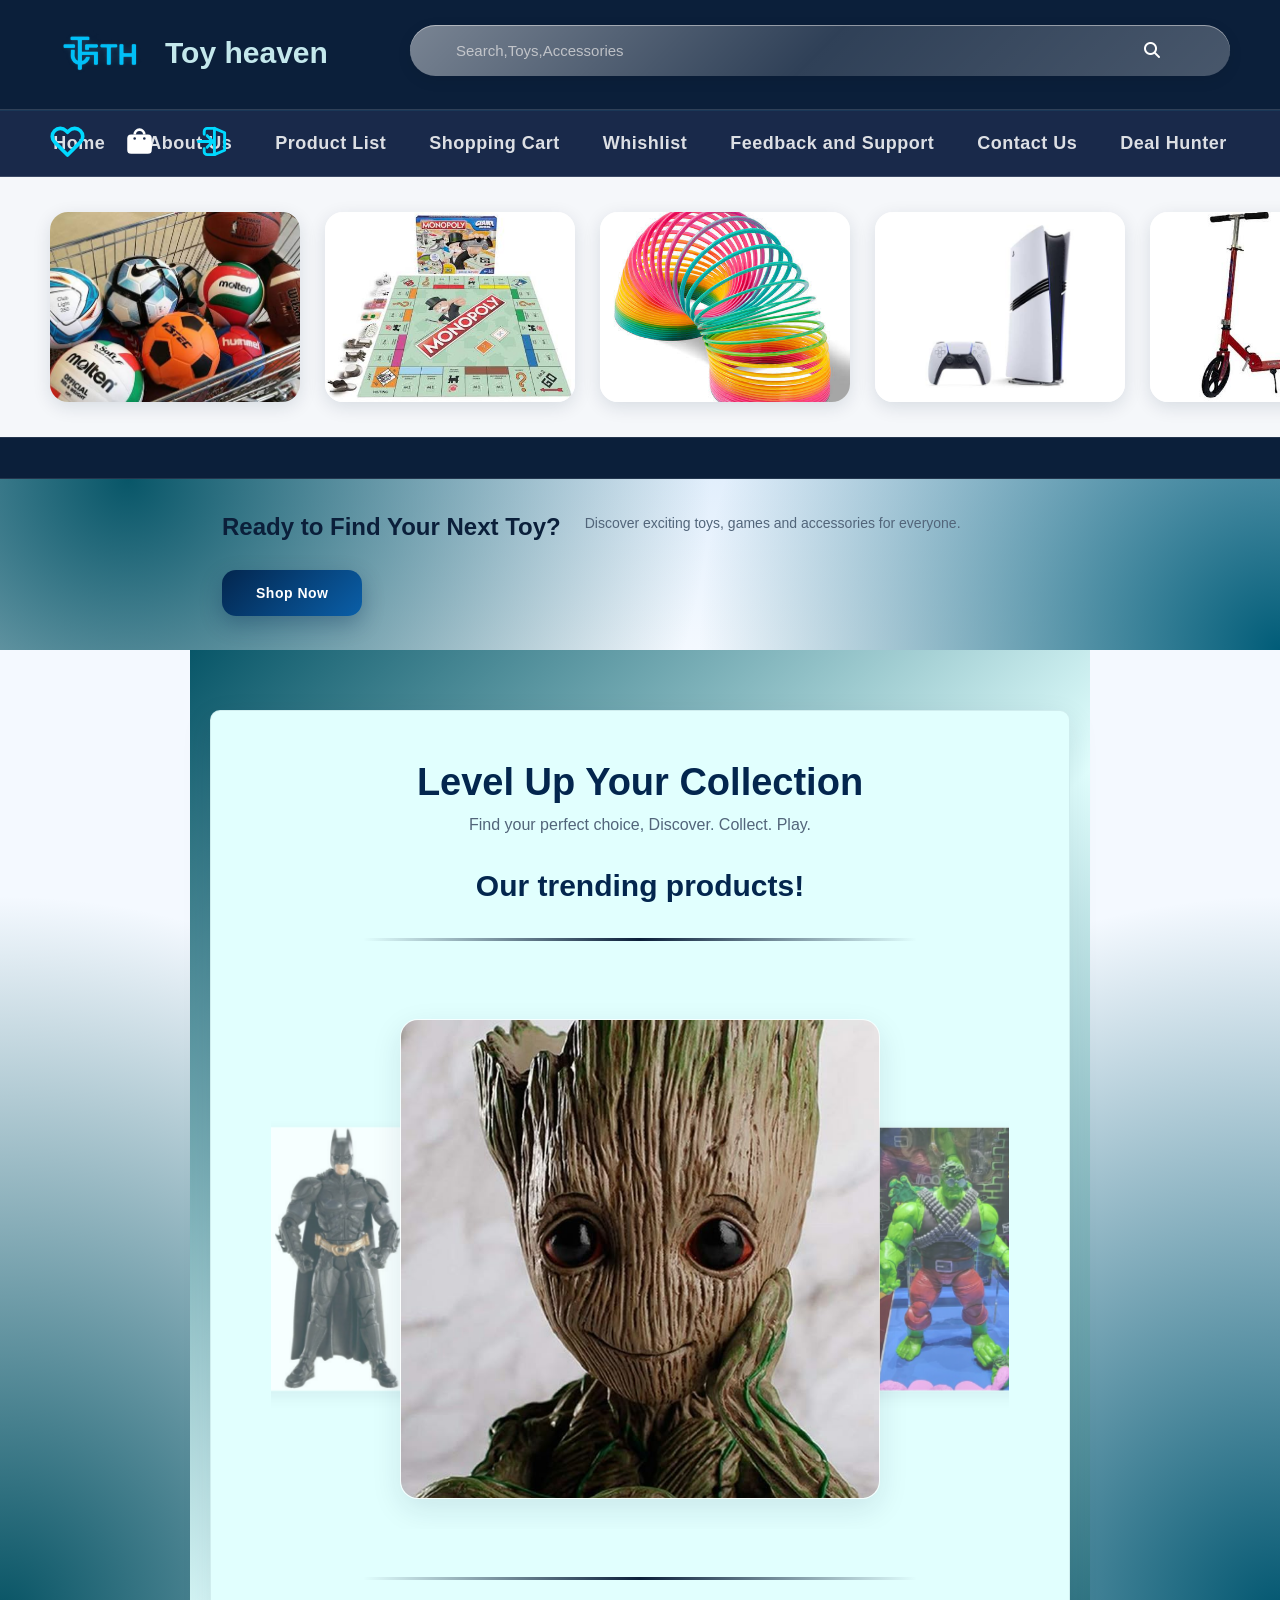
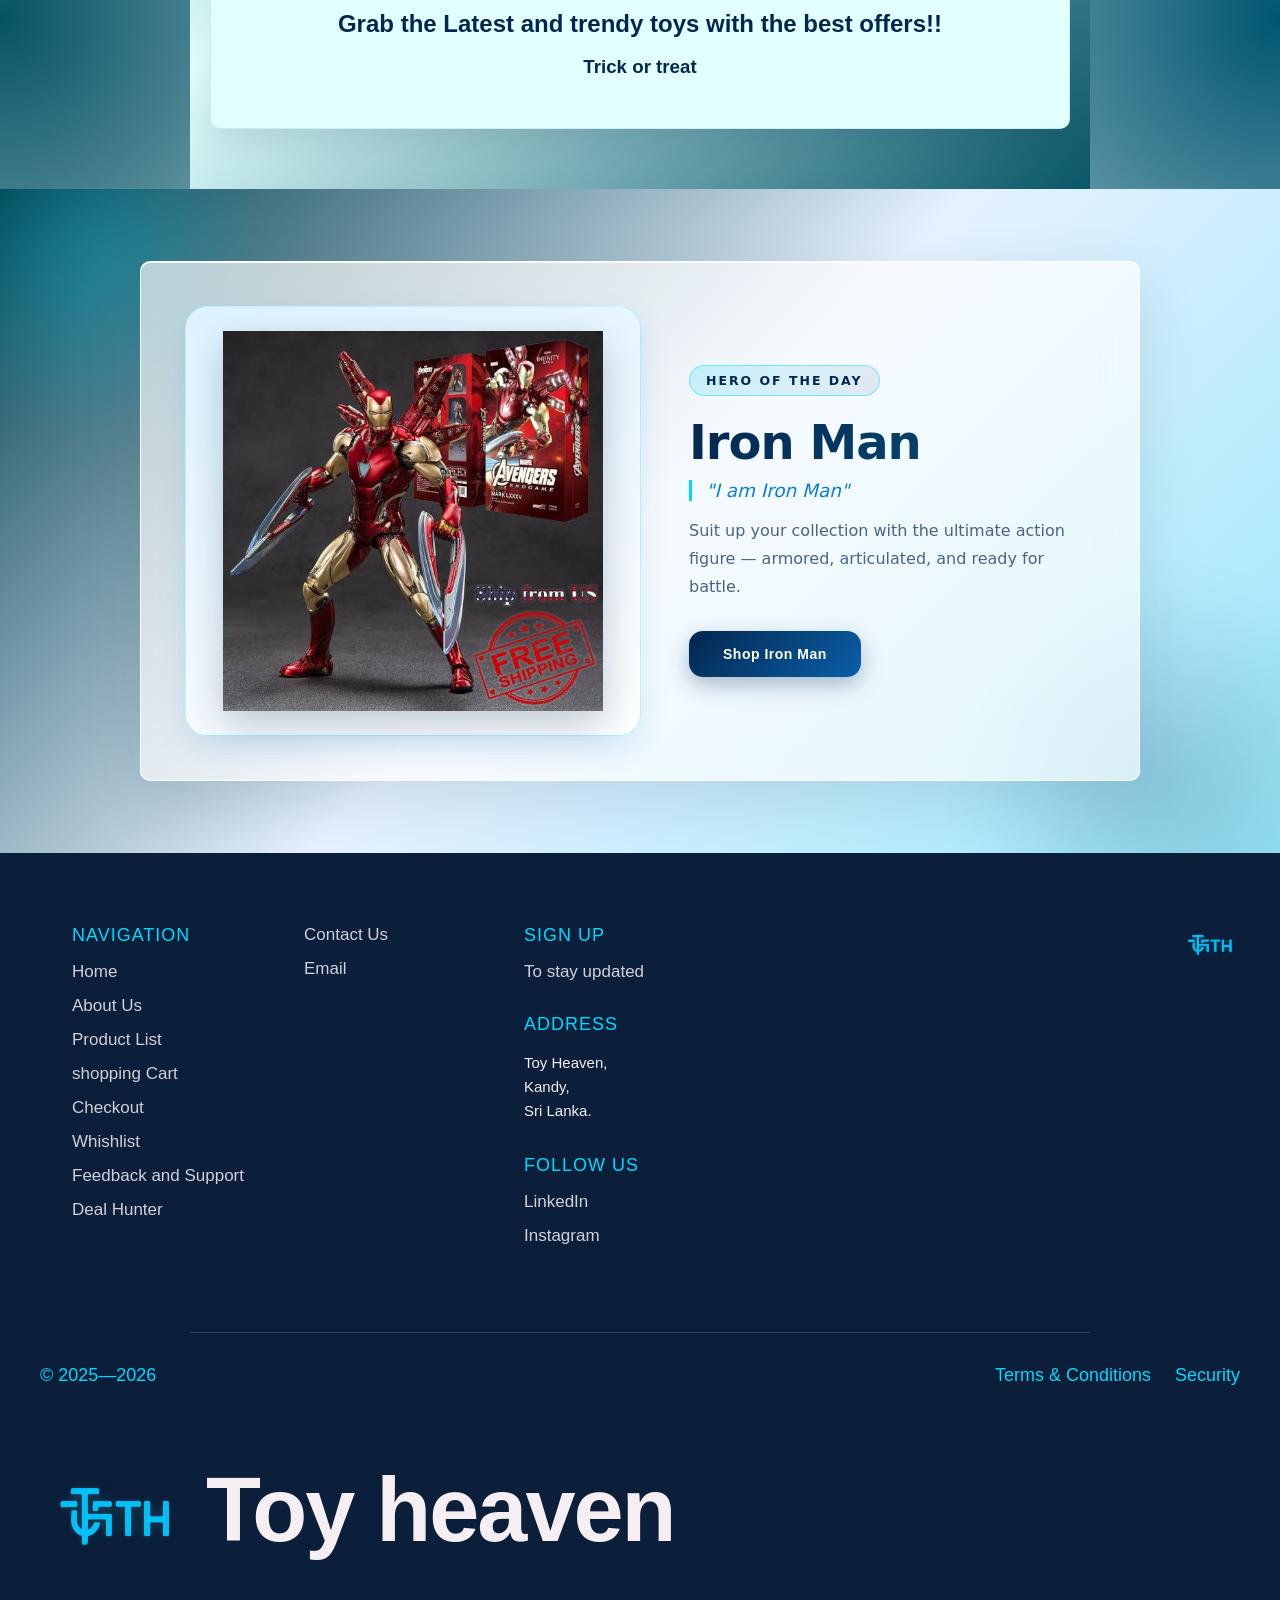
<file: index.html>
<!DOCTYPE html>
<html lang="en">
<head>
<meta charset="UTF-8" />
<meta name="viewport" content="width=device-width, initial-scale=1.0" />
<title>Toy Heaven | Home</title>
<link rel="icon" type="image/svg+xml" href="./images/LOGO F.png">
<link rel="stylesheet" href="./CSS/style.css">
<link rel="stylesheet" href="./CSS/search.css">
<link rel="stylesheet" href="./CSS/responsive.css">
</head>
<body>

  <header class="topbar">
    <a class="logo-link" href="./index.html" aria-label="Home">
      <img class="logo-img" src="./images/LOGO F.png" alt="Logo" />
      <h4>Toy heaven</h4>
    </a>

    <form class="search-form" role="search">
      <label for="search-input" class="sr-only">Search,Toys,Accessories</label>
      <input id="search-input" class="search-input" type="text" name="search" placeholder="Search,Toys,Accessories" />
      <button class="search-btn" type="submit" aria-label="Search">
        <img class="search-icon" src="./icon images/search bar.png" alt="" />
      </button>
    </form>


    <ul class="top-icons">
      <li>
        <a href="./HTML/Whishlist.html" aria-label="Wishlist">
          <img class="icon" src="./icon images/wishlist.svg" alt="Wishlist" />
        </a>
      </li>
      <li>
        <a href="./HTML/shoppingcart.html" aria-label="cart">
          <img class="icon" src="./icon images/sh cart.svg" alt="Account" />
        </a>
      </li>
      <li>
        <a href="./HTML/login.html" aria-label="login">
          <img class="icon" src="./icon images/loginI.svg" alt="Account" />
        </a>
      </li>
      <li>

      </li>
    </ul>
  </header>

<nav class="navbar">

    <button 
        class="hamburger" 
        type="button"
        aria-label="Menu" 
        aria-expanded="false" 
        aria-controls="nav-menu">

        <span></span>
        <span></span>
        <span></span>

    </button>

    <ul id="nav-menu" class="nav-menu">
        <li><a href="./index.html">Home</a></li>
        <li><a href="./HTML/Aboutus.html">About Us</a></li>
        <li><a href="./HTML/products listing page.html">Product List</a></li>
        <li><a href="./HTML/shoppingcart.html">Shopping Cart</a></li>
        <li><a href="./HTML/Whishlist.html">Whishlist</a></li>
        <li><a href="./HTML/feedback.html">Feedback and Support</a></li>
        <li><a href="./HTML/Contactus.html">Contact Us</a></li>
        <li><a href="./HTML/game.html">Deal Hunter</a></li>
    </ul>

</nav>
<section class="categories">

    <ul class="category-list">

        <li>
            <figure class="category">
                <img src="./New folder/balls.jpg" alt="Balls">
            </figure>
        </li>

        <li>
            <figure class="category">
                <img src="./New folder/boaed games.jpg" alt="Board Games">
            </figure>
        </li>

        <li>
            <figure class="category">
                <img src="./New folder/images.jpg" alt="Toys">
            </figure>
        </li>

        <li>
            <figure class="category">
                <img src="./New folder/ps.jpg" alt="PlayStation">
            </figure>
        </li>

        <li>
            <figure class="category">
                <img src="./New folder/scooter.jpg" alt="Scooters">
            </figure>
        </li>

        <li>
            <figure class="category">
                <img src="./images for products/All kinds of pokemons.jpg" alt="Pokemon">
            </figure>
        </li>

        <li>
            <figure class="category">
                <img src="./New folder/d1.jpg" alt="Dolls">
            </figure>
        </li>

        <li>
            <figure class="category">
                <img src="./New folder/gg.jpg" alt="Games">
            </figure>
        </li>
         <li>
            <figure class="category">
                <img src="./images for products/Pokemon Cards.jpg" alt="cards">
            </figure>
        </li>
         <li>
            <figure class="category">
                <img src="./images for products/Kids Slime.jpg" alt="rubix cube">
            </figure>
        </li>
        <li>
            <figure class="category">
                <img src="./images for products/My Barbie.jpg" alt="rubix cube">
            </figure>
        </li>


    </ul>

</section>
<section class="moving-banner" aria-label="Special offers">
    <span class="moving-text">
        🎁 25% OFF ALL TOYS &nbsp;  &nbsp;
        FREE DELIVERY &nbsp; &nbsp;
        NEW TOYS AVAILABLE NOW &nbsp;  &nbsp;
        SHOP NOW &nbsp; &nbsp;
    </span>
</section>
<section class="shop-section" aria-label="Shop now">
    <header class="shop-content">
        <h2>Ready to Find Your Next Toy?</h2>
        <p>Discover exciting toys, games and accessories for everyone.</p>
        <a href="./HTML/products listing page.html" class="shop-button">Shop Now</a>
    </header>
</section>

  <main id="bg-canvas">

    <section class="card">
      <h2 class="card-title">Level Up Your Collection</h2>
      <h4>Find your perfect choice, Discover. Collect. Play.</h4>
      
      <h1>Our trending products!</h1>
      <hr>
      <br>
      <ul class="thumb-list">
        <li>
          <figure class="thumb thumb-img1">
            <img src="./images for products/trendy img 1.jpg" alt="" />
          </figure>
        </li>
        <li>
           <figure class="thumb thumb-main">
           <img src="./images for products/terndy img 2.png" alt="" />
          </figure>
        </li>
        <li>
          <figure class="thumb thumb-img2">
          <img src="./images for products/Trendy image 3.jpg" alt="" />
          </figure>
        </li>
        <li>
          <figure class="thumb thumb-img3">
          <img src="./images for products/Batman.jpg" alt="" />
          </figure>
        </li>
      </ul>
      <br>
      <hr>
      <p class="card-footer-text">
        <h2 fontstyle="Helvetica" >Grab the Latest and trendy toys with the best offers!!</h2>
        <br>
        <h3 fontsyle="Helvetica">Trick or treat</h3>
      </p>

  </main>


<section class="hero-of-day" aria-label="Hero of the Day">
  <section class="hero-of-day-inner">
    <figure class="hero-of-day-img">
      <img src="./New folder/tony.jpg" alt="Iron Man action figure" />
    </figure>

    <section class="hero-of-day-text">
      <span class="hero-tag">Hero of the Day</span>
      <h2>Iron Man</h2>
      <p class="hero-quote">"I am Iron Man"</p>
      <p class="hero-desc">Suit up your collection with the ultimate action figure — armored, articulated, and ready for battle.</p>
      <a href="./HTML/products%20listing%20page.html" class="shop-button">Shop Iron Man</a>
    </section>
  </section>
</section>
















 
  <footer class="site-footer">

  <nav class="footer-nav" aria-label="Footer navigation">

    <section class="footer-col">
      <h2 class="footer-heading">Navigation</h2>
      <ul class="footer-links">
         <li><a href="./index.html">Home</a></li>
        <li><a href="./HTML/Aboutus.html">About Us</a></li>
        <li><a href="./HTML/products listing page.html">Product List</a></li>
        <li><a href="./HTML/shoppingcart.html">shopping Cart</a></li>
        <li><a href="./HTML/Checkout.html">Checkout</a></li>
        <li><a href="./HTML/Whishlist.html">Whishlist</a></li>
        <li><a href="./HTML/feedback.html">Feedback and Support</a></li>
        <li><a href="./HTML/game.html">Deal Hunter</a></li>
        
      </ul>
    </section>

    <section class="footer-col">
      <h2 class="footer-heading sr-only">Services</h2>
      <ul class="footer-links">
        <li><a href="./HTML/Contactus.html">Contact Us</a></li>
        <li><a href="./HTML/feedback.html">Email</a></li>
        
      </ul>
    </section>

    <section class="footer-col">
      <h2 class="footer-heading">Sign UP</h2>
      <ul class="footer-links">
        <li><a href="./HTML/login.html">To stay updated</a></li>
      </ul>

      <h2 class="footer-heading footer-heading--spaced">Address</h2>
      <address class="footer-address">
        Toy Heaven,<br />
        Kandy,<br />
        Sri Lanka.
      </address>

      <h2 class="footer-heading footer-heading--spaced">Follow us</h2>
      <ul class="footer-links">
        <li><a href="#">LinkedIn</a></li>
        <li><a href="#">Instagram</a></li>
      </ul>
    </section>

    <section class="footer-badge">
      <img src="./images/LOGO F.png" alt="2026 Toy heaven. All rights reserved" />
    </section>

  </nav>

  <hr class="footer-divider" />

  <section class="footer-bottom">
    <section class="footer-copy">&copy; 2025&mdash;2026</section>

    <ul class="footer-legal">
      <li><a href="#">Terms &amp; Conditions</a></li>
      <li><a href="#">Security</a></li>
    </ul>
  </section>

  <section class="footer-brand">
    <img class="footer-logo" src="./images/LOGO F.png"  alt="Toy Heaven" />
    <h2 class="footer-wordmark">Toy heaven</h2>
  </section>

</footer>
<script src="./Java scripting/java.js"></script>
<script src="./Java scripting/badge.js"></script>



<script src="./Java scripting/products-data.js"></script>
<script src="./Java scripting/search.js"></script>
</body>
</html>
</file>
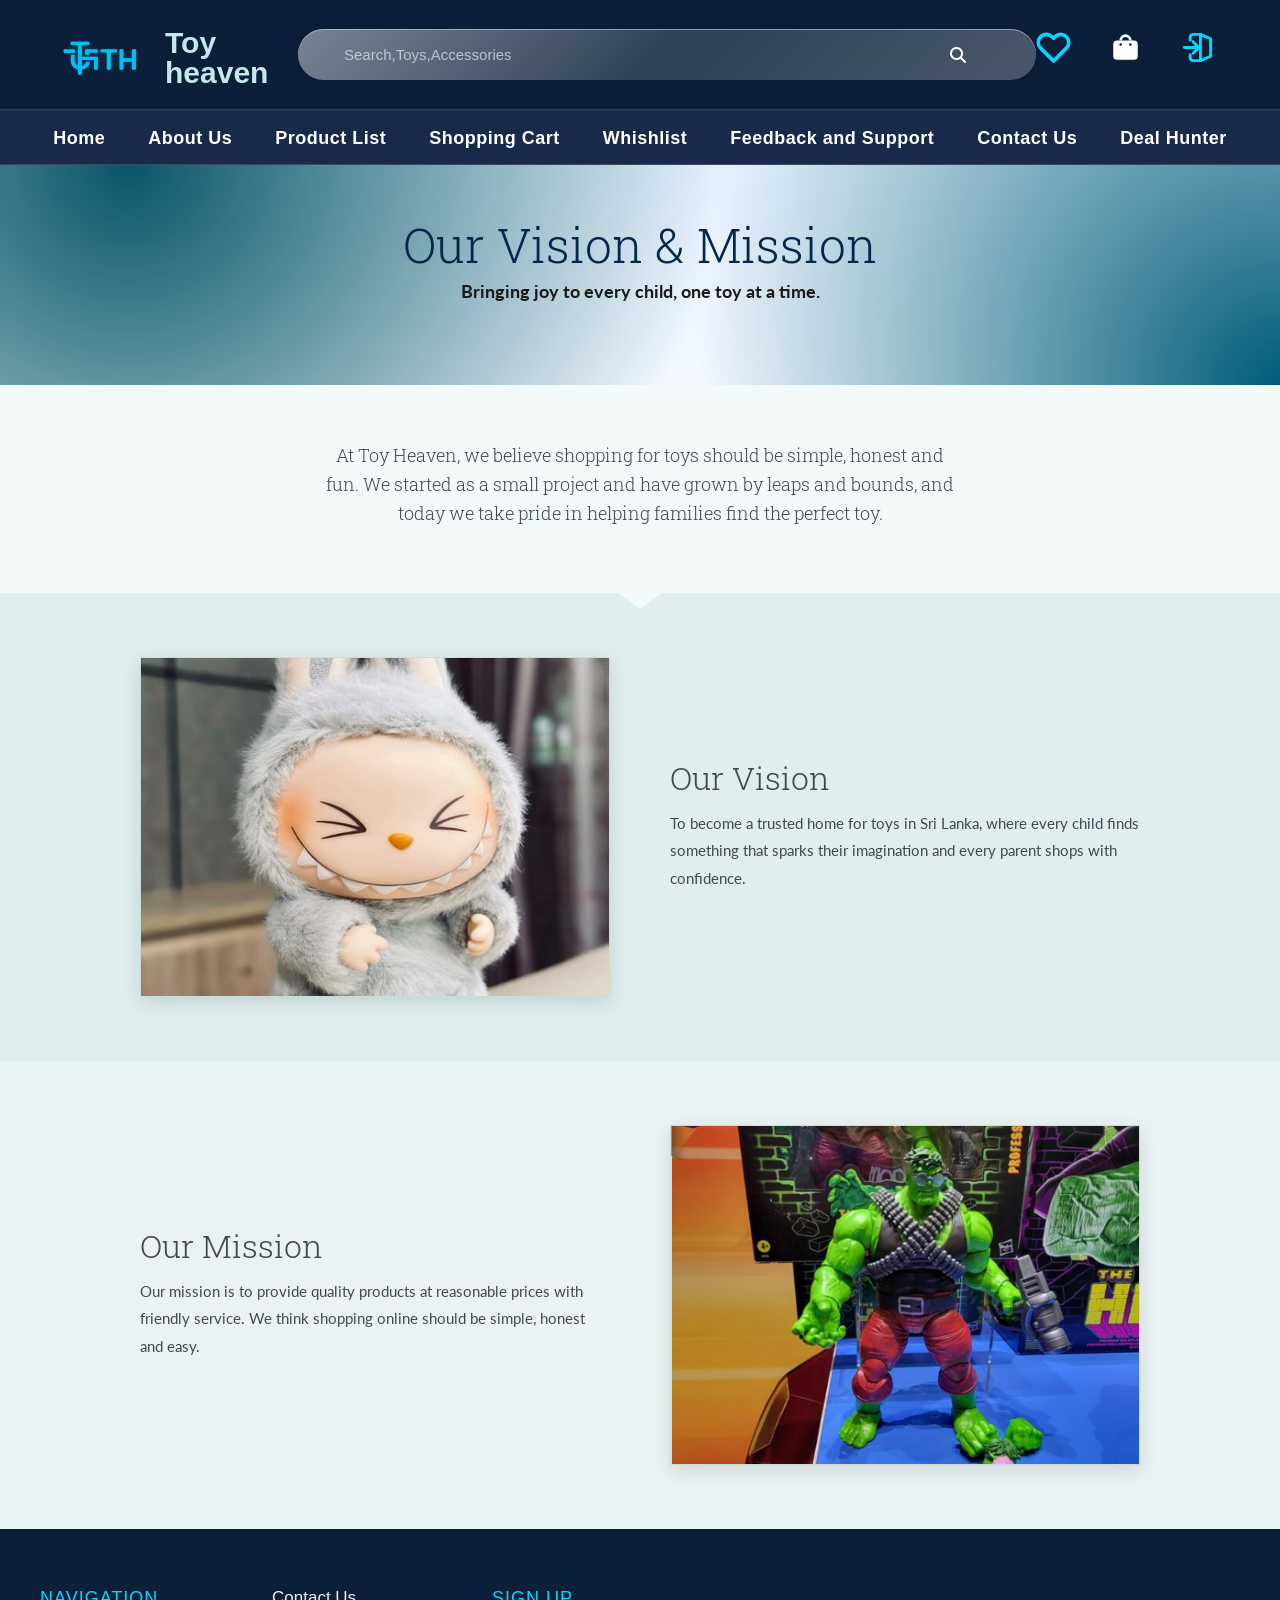
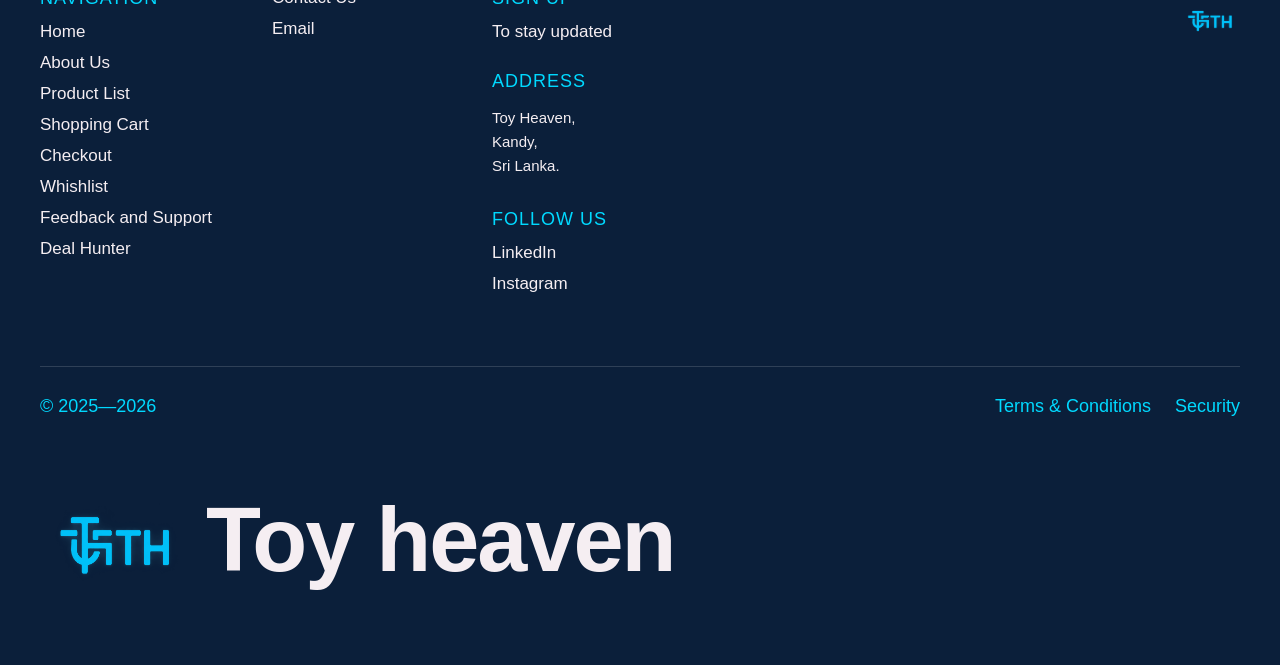
<file: HTML/Aboutus.html>
<!DOCTYPE html>
<html lang="en">
<head>
  <meta charset="UTF-8" />
  <meta name="viewport" content="width=device-width, initial-scale=1.0" />
  <title>Toy Heaven | About Us</title>
  <link rel="icon" type="image/svg+xml" href="../images/LOGO F.png">
  <link rel="stylesheet" href="../CSS/reset.css">
  <link rel="stylesheet" href="../CSS/Aboutus.css" />
  <link rel="preconnect" href="https://fonts.googleapis.com">
  <link href="https://fonts.googleapis.com/css2?family=Lato:wght@400;700&family=Roboto+Slab:wght@300;400&display=swap" rel="stylesheet">
  <link rel="stylesheet" href="../CSS/search.css">
  <link rel="stylesheet" href="../CSS/responsive.css">
</head>
<body>

  <header class="topbar">
    <a class="logo-link" href="../index.html" aria-label="Home">
      <img class="logo-img" src="../images/LOGO F.png" alt="Logo" />
      <h4>Toy heaven</h4>
    </a>

    <form class="search-form" role="search">
      <label for="search-input" class="sr-only">Search,Toys,Accessories</label>
      <input id="search-input" class="search-input" type="text" name="search" placeholder="Search,Toys,Accessories" />
      <button class="search-btn" type="submit" aria-label="Search">
        <img class="search-icon" src="../icon images/search bar.png" alt="" />
      </button>
    </form>
    <ul class="top-icons">
      <li>
        <a href="./Whishlist.html" aria-label="Wishlist">
          <img class="icon" src="../icon images/wishlist.svg" alt="Wishlist" />
        </a>
      </li>
      <li>
        <a href="./shoppingcart.html" aria-label="Shopping cart">
          <img class="icon" src="../icon images/sh cart.svg" alt="Shopping cart" />
       </a>
      </li>
       <li>
        <a href="./login.html" aria-label="Login">
          <img class="icon" src="../icon images/loginI.svg" alt="Login" />
        </a>
      </li>
    </ul>
  </header>
  <nav class="navbar">

    <button 
        class="hamburger" 
        type="button"
        aria-label="Menu" 
        aria-expanded="false" 
        aria-controls="nav-menu">

        <span></span>
        <span></span>
        <span></span>

    </button>

    <ul id="nav-menu" class="nav-menu">
      <li><a href="../index.html">Home</a></li>
      <li><a href="../HTML/Aboutus.html">About Us</a></li>
      <li><a href="../HTML/products listing page.html">Product List</a></li>
      <li><a href="../HTML/shoppingcart.html">Shopping Cart</a></li>
      <li><a href="../HTML/Whishlist.html">Whishlist</a></li>
      <li><a href="../HTML/feedback.html">Feedback and Support</a></li>
      <li><a href="../HTML/Contactus.html">Contact Us</a></li>
      <li><a href="../HTML/game.html">Deal Hunter</a></li>
    </ul>

</nav>

 <main class="about-page">

  <section class="about-hero">
    <h1>Our Vision &amp; Mission</h1>
    <p>Bringing joy to every child, one toy at a time.</p>
  </section>

  <section class="about-intro">
    <p>
      At Toy Heaven, we believe shopping for toys should be simple, honest and
      fun. We started as a small project and have grown by leaps and bounds,
      and today we take pride in helping families find the perfect toy.
    </p>
  </section>

  <section class="about-split about-split--vision">
    <figure class="about-img">
      <img src="../images for products/Trendy image 3.jpg" alt="A selection of our toys">
    </figure>
    <section class="about-text">
      <h2>Our Vision</h2>
      <p>
        To become a trusted home for toys in Sri Lanka, where every child
        finds something that sparks their imagination and every parent
        shops with confidence.
      </p>
    </section>
  </section>

  <section class="about-split about-split--mission">
    <section class="about-text">
      <h2>Our Mission</h2>
      <p>
        Our mission is to provide quality products at reasonable prices with
        friendly service. We think shopping online should be simple, honest
        and easy.
      </p>
    </section>
    <figure class="about-img">
      <!-- swap for a different photo if you have one -->
      <img src="../images for products/terndy img 2.png" alt="Our team and products">
    </figure>
  </section>

</main>


 
 <footer class="site-footer">

  <nav class="footer-nav" aria-label="Footer navigation">

    <section class="footer-col">
      <h2 class="footer-heading">Navigation</h2>
      <ul class="footer-links">
      <li><a href="../index.html">Home</a></li>
      <li><a href="../HTML/Aboutus.html">About Us</a></li>
      <li><a href="../HTML/products listing page.html">Product List</a></li>
      <li><a href="../HTML/shoppingcart.html">Shopping Cart</a></li>
      <li><a href="../HTML/Checkout.html">Checkout</a></li>
      <li><a href="../HTML/Whishlist.html">Whishlist</a></li>
      <li><a href="../HTML/feedback.html">Feedback and Support</a></li>
      <li><a href="../HTML/game.html">Deal Hunter</a></li>
      
      </ul>
    </section>

    <section class="footer-col">
      <h2 class="footer-heading sr-only">Services</h2>
      <ul class="footer-links">
        <li><a href="./Contactus.html">Contact Us</a></li>
        <li><a href="./feedback.html">Email</a></li>
        
      </ul>
    </section>

    <section class="footer-col">
      <h2 class="footer-heading">Sign UP</h2>
      <ul class="footer-links">
        <li><a href="./login.html">To stay updated</a></li>
      </ul>

      <h2 class="footer-heading footer-heading--spaced">Address</h2>
      <address class="footer-address">
        Toy Heaven,<br />
        Kandy,<br />
        Sri Lanka.
      </address>

      <h2 class="footer-heading footer-heading--spaced">Follow us</h2>
      <ul class="footer-links">
        <li><a href="#">LinkedIn</a></li>
        <li><a href="#">Instagram</a></li>
      </ul>
    </section>

    <section class="footer-badge">
      <img src="../images/LOGO F.png" alt="2026 Toy heaven. All rights reserved" />
    </section>

  </nav>

  <hr class="footer-divider" />

  <section class="footer-bottom">
    <section class="footer-copy">&copy; 2025&mdash;2026</section>

    <ul class="footer-legal">
      <li><a href="#">Terms &amp; Conditions</a></li>
      <li><a href="#">Security</a></li>
    </ul>
  </section>

  <section class="footer-brand">
    <img class="footer-logo" src="../images/LOGO F.png"  alt="Toy Heaven" />
    <h2 class="footer-wordmark">Toy heaven</h2>
  </section>

</footer>
<script src="../Java scripting/badge.js"></script>
<script src="../Java scripting/products-data.js"></script>
<script src="../Java scripting/search.js"></script>
</body>
</html>
</file>
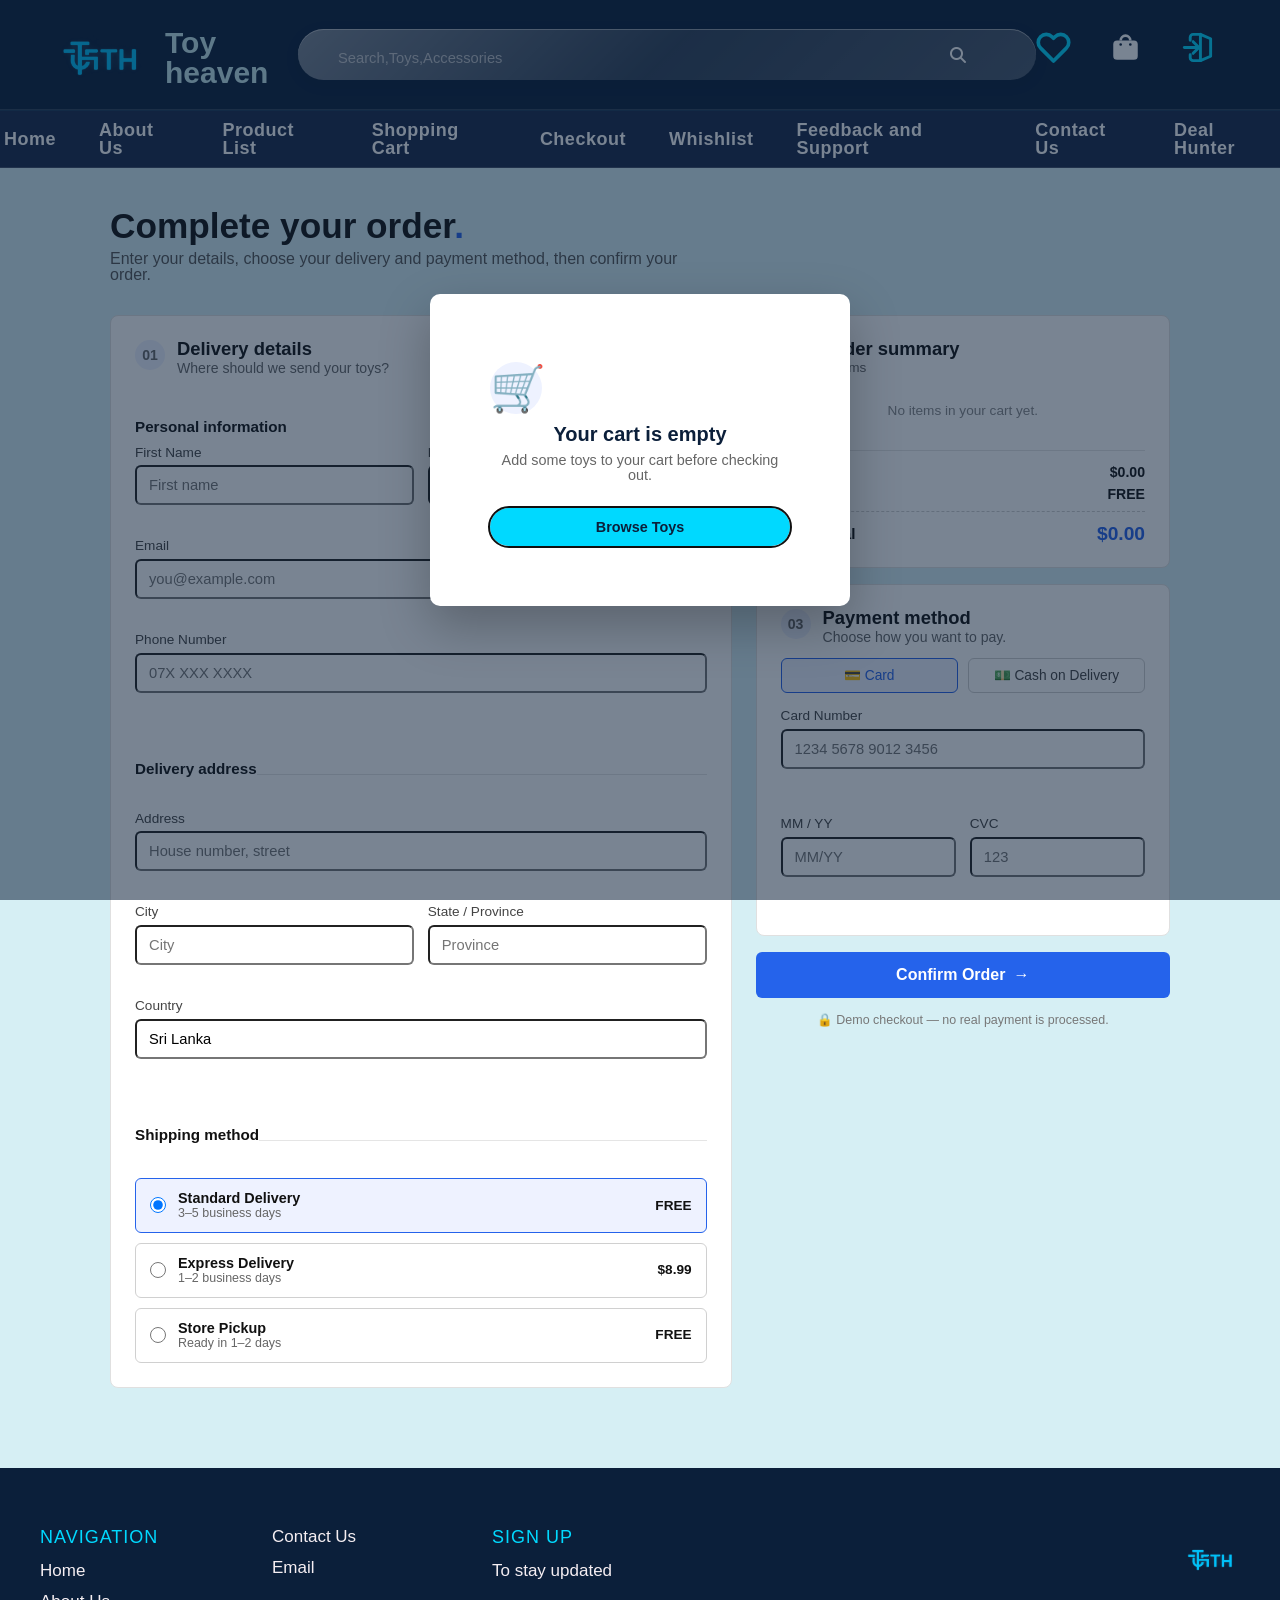
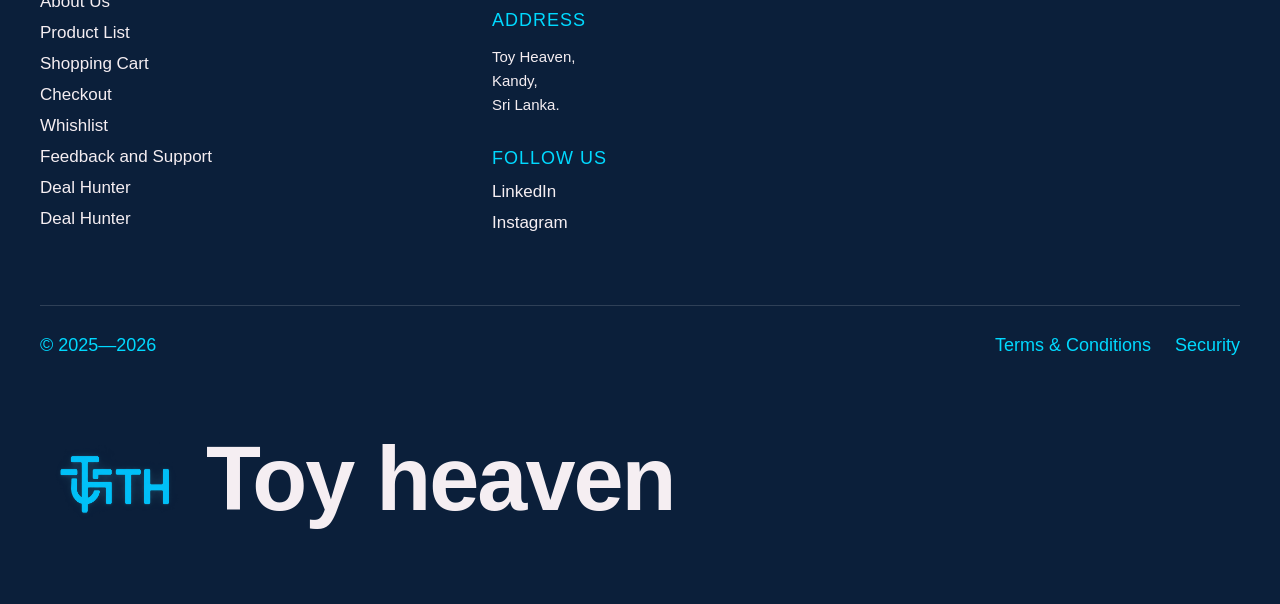
<file: HTML/Checkout.html>
<!DOCTYPE html>
<html lang="en">
<head>
<meta charset="UTF-8" />
<meta name="viewport" content="width=device-width, initial-scale=1.0" />
<title>Toy Heaven | Checkout</title>
<link rel="icon" type="image/svg+xml" href="../images/LOGO F.png">
<link rel="stylesheet" href="../CSS/reset.css">
<link rel="stylesheet" href="../CSS/Checkout.css" />
<link rel="stylesheet" href="../CSS/responsive.css">

<link rel="stylesheet" href="../CSS/search.css">
</head>
<body>

  <header class="topbar">
    <a class="logo-link" href="../index.html" aria-label="Home">
      <img class="logo-img" src="../images/LOGO F.png" alt="Logo" />
      <h4>Toy heaven</h4>
    </a>

    <form class="search-form" role="search">
      <label for="search-input" class="sr-only">Search,Toys,Accessories</label>
      <input id="search-input" class="search-input" type="text" name="search" placeholder="Search,Toys,Accessories" />
      <button class="search-btn" type="submit" aria-label="Search">
        <img class="search-icon" src="../icon images/search bar.png" alt="" />
      </button>
    </form>


    <ul class="top-icons">
      <li>
        <a href="./Whishlist.html" aria-label="Wishlist">
          <img class="icon" src="../icon images/wishlist.svg" alt="Wishlist" />
        </a>
      </li>
      <li>
        <a href="./shoppingcart.html" aria-label="Shopping cart">
          <img class="icon" src="../icon images/sh cart.svg" alt="Shopping cart" />
       </a>
      </li>
       <li>
        <a href="./login.html" aria-label="Login">
          <img class="icon" src="../icon images/loginI.svg" alt="Login" />
        </a>
      </li>
    </ul>
  </header>

  <nav class="navbar">

    <button 
        class="hamburger" 
        type="button"
        aria-label="Menu" 
        aria-expanded="false" 
        aria-controls="nav-menu">

        <span></span>
        <span></span>
        <span></span>

    </button>

    <ul id="nav-menu" class="nav-menu">
      <li><a href="../index.html">Home</a></li>
      <li><a href="../HTML/Aboutus.html">About Us</a></li>
      <li><a href="../HTML/products listing page.html">Product List</a></li>
      <li><a href="../HTML/shoppingcart.html">Shopping Cart</a></li>
      <li><a href="../HTML/Checkout.html">Checkout</a></li>
      <li><a href="../HTML/Whishlist.html">Whishlist</a></li>
      <li><a href="../HTML/feedback.html">Feedback and Support</a></li>
      <li><a href="../HTML/Contactus.html">Contact Us</a></li>
      <li><a href="../HTML/game.html">Deal Hunter</a></li>
    </ul>


</nav>

<main class="checkout-page">
        <header class="page-heading">
            <h1>Complete your order<span>.</span></h1>
            <p>Enter your details, choose your delivery and payment method, then confirm your order.</p>
        </header>
        

        <form id="checkout-form" novalidate>
            <section class="checkout-layout">
                <section class="customer-panel panel">
                    <header class="panel-heading">
                        <p class="step-number">01</p>
                        <section>
                            <h2>Delivery details</h2>
                            <p>Where should we send your toys?</p>
                        </section>
                    </header>

                    <fieldset>
                        <legend>Personal information</legend>

                        <section class="two-column">
                            <label>
                                First Name
                                <input id="first-name" name="firstName" type="text" autocomplete="given-name" placeholder="First name" required>
                                <small class="error" id="first-name-error"></small>
                            </label>

                            <label>
                                Last Name
                                <input id="last-name" name="lastName" type="text" autocomplete="family-name" placeholder="Last name" required>
                                <small class="error" id="last-name-error"></small>
                            </label>
                        </section>

                        <label>
                            Email
                            <input id="email" name="email" type="email" autocomplete="email" placeholder="you@example.com" required>
                            <small class="error" id="email-error"></small>
                        </label>

                        <label>
                            Phone Number
                            <input id="phone" name="phone" type="tel" autocomplete="tel" placeholder="07X XXX XXXX" required>
                            <small class="error" id="phone-error"></small>
                        </label>
                    </fieldset>

                    <fieldset>
                        <legend>Delivery address</legend>

                        <label>
                            Address
                            <input id="address" name="address" type="text" autocomplete="street-address" placeholder="House number, street" required>
                            <small class="error" id="address-error"></small>
                        </label>

                        <section class="two-column">
                            <label>
                                City
                                <input id="city" name="city" type="text" autocomplete="address-level2" placeholder="City" required>
                                <small class="error" id="city-error"></small>
                            </label>

                            <label>
                                State / Province
                                <input id="state" name="state" type="text" autocomplete="address-level1" placeholder="Province" required>
                                <small class="error" id="state-error"></small>
                            </label>
                        </section>

                        <label>
                            Country
                            <input id="country" name="country" type="text" autocomplete="country-name" value="Sri Lanka" required>
                            <small class="error" id="country-error"></small>
                        </label>
                    </fieldset>

                    <fieldset>
                        <legend>Shipping method</legend>

                        <section class="shipping-options">
                            <label class="choice-card">
                                <input type="radio" name="shipping" value="standard" data-price="0" checked>
                                <span>
                                    <strong>Standard Delivery</strong>
                                    <small>3–5 business days</small>
                                </span>
                                <b>FREE</b>
                            </label>

                            <label class="choice-card">
                                <input type="radio" name="shipping" value="express" data-price="8.99">
                                <span>
                                    <strong>Express Delivery</strong>
                                    <small>1–2 business days</small>
                                </span>
                                <b>$8.99</b>
                            </label>

                            <label class="choice-card">
                                <input type="radio" name="shipping" value="pickup" data-price="0">
                                <span>
                                    <strong>Store Pickup</strong>
                                    <small>Ready in 1–2 days</small>
                                </span>
                                <b>FREE</b>
                            </label>
                        </section>
                    </fieldset>
                </section>

                <aside class="summary-panel">
                    <section class="panel order-summary">
                        <header class="panel-heading compact">
                            <p class="step-number">02</p>
                            <section>
                                <h2>Order summary</h2>
                                <p id="item-count">0 items</p>
                            </section>
                        </header>

                        <ul id="order-items" class="order-items" aria-live="polite"></ul>

                        <section class="price-list">
                            <p><span>Subtotal</span><strong id="subtotal">$0.00</strong></p>
                            <p><span>Shipping</span><strong id="shipping-cost">FREE</strong></p>
                            <p class="total"><span>Final Total</span><strong id="final-total">$0.00</strong></p>
                        </section>
                    </section>

                    <section class="panel payment-panel">
                        <header class="panel-heading compact">
                            <p class="step-number">03</p>
                            <section>
                                <h2>Payment method</h2>
                                <p>Choose how you want to pay.</p>
                            </section>
                        </header>

                        <fieldset>
                            <legend class="visually-hidden">Payment method</legend>

                            <section class="payment-tabs">
                                <label>
                                    <input type="radio" name="payment" value="card" checked>
                                    <span>💳 Card</span>
                                </label>

                                <label>
                                    <input type="radio" name="payment" value="cod">
                                    <span>💵 Cash on Delivery</span>
                                </label>
                            </section>

                            <section id="card-fields" class="card-fields">
                                <label>
                                    Card Number
                                    <input id="card-number" name="cardNumber" inputmode="numeric" maxlength="19" placeholder="1234 5678 9012 3456">
                                    <small class="error" id="card-number-error"></small>
                                </label>

                                <section class="two-column">
                                    <label>
                                        MM / YY
                                        <input id="expiry" name="expiry" inputmode="numeric" maxlength="5" placeholder="MM/YY">
                                        <small class="error" id="expiry-error"></small>
                                    </label>

                                    <label>
                                        CVC
                                        <input id="cvc" name="cvc" inputmode="numeric" maxlength="4" placeholder="123">
                                        <small class="error" id="cvc-error"></small>
                                    </label>
                                </section>
                            </section>

                            <p id="cod-message" class="cod-message" hidden>
                                You will pay in cash when your order is delivered.
                            </p>
                        </fieldset>
                    </section>

                    <button class="confirm-button" type="submit">
                        Confirm Order <span>→</span>
                    </button>

                    <p class="secure-note">🔒 Demo checkout — no real payment is processed.</p>
                </aside>
            </section>
        </form>
    </main>

    <dialog id="empty-cart-dialog" class="message-dialog">
        <article>
            <p class="success-icon">🛒</p>
            <h2>Your cart is empty</h2>
            <p>Add some toys to your cart before checking out.</p>
            <a class="dialog-button" href="./products listing page.html">Browse Toys</a>
        </article>
    </dialog>

    <dialog id="success-dialog" class="message-dialog success-dialog">
        <article>
            <p class="success-icon">✓</p>
            <p class="eyebrow">ORDER CONFIRMED</p>
            <h2>You're all set!</h2>
            <p id="success-message">Your order has been placed successfully.</p>
            <p class="order-number" id="success-order-number"></p>
            <a class="dialog-button" href="./products listing page.html">Continue Shopping</a>
        </article>
    </dialog>











  
<footer class="site-footer">

  <nav class="footer-nav" aria-label="Footer navigation">

    <section class="footer-col">
      <h2 class="footer-heading">Navigation</h2>
      <ul class="footer-links">
      <li><a href="../index.html">Home</a></li>
      <li><a href="../HTML/Aboutus.html">About Us</a></li>
      <li><a href="../HTML/products listing page.html">Product List</a></li>
      <li><a href="../HTML/shoppingcart.html">Shopping Cart</a></li>
      <li><a href="../HTML/Checkout.html">Checkout</a></li>
      <li><a href="../HTML/Whishlist.html">Whishlist</a></li>
      <li><a href="../HTML/feedback.html">Feedback and Support</a></li>
      <li><a href="../HTML/game.html">Deal Hunter</a></li>
      
        <li><a href="#">Deal Hunter</a></li>
      </ul>
    </section>

    <section class="footer-col">
      <h2 class="footer-heading sr-only">Services</h2>
      <ul class="footer-links">
        <li><a href="./Contactus.html">Contact Us</a></li>
        <li><a href="./feedback.html">Email</a></li>
        
      </ul>
    </section>

    <section class="footer-col">
      <h2 class="footer-heading">Sign UP</h2>
      <ul class="footer-links">
        <li><a href="./login.html">To stay updated</a></li>
      </ul>

      <h2 class="footer-heading footer-heading--spaced">Address</h2>
      <address class="footer-address">
        Toy Heaven,<br />
        Kandy,<br />
        Sri Lanka.
      </address>

      <h2 class="footer-heading footer-heading--spaced">Follow us</h2>
      <ul class="footer-links">
        <li><a href="#">LinkedIn</a></li>
        <li><a href="#">Instagram</a></li>
      </ul>
    </section>

    <section class="footer-badge">
      <img src="../images/LOGO F.png" alt="2026 Toy heaven. All rights reserved" />
    </section>

  </nav>

  <hr class="footer-divider" />

  <section class="footer-bottom">
    <section class="footer-copy">&copy; 2025&mdash;2026</section>

    <ul class="footer-legal">
      <li><a href="#">Terms &amp; Conditions</a></li>
      <li><a href="#">Security</a></li>
    </ul>
  </section>

  <section class="footer-brand">
    <img class="footer-logo" src="../images/LOGO F.png"  alt="Toy Heaven" />
    <h2 class="footer-wordmark">Toy heaven</h2>
  </section>

</footer>
<script src="../Java scripting/Checkout.js"></script>
<script src="../Java scripting/badge.js"></script>
<script src="../Java scripting/checkoutordersummary.js"></script>
<script src="../Java scripting/products-data.js"></script>
<script src="../Java scripting/search.js"></script>
</body>
</html>
</file>
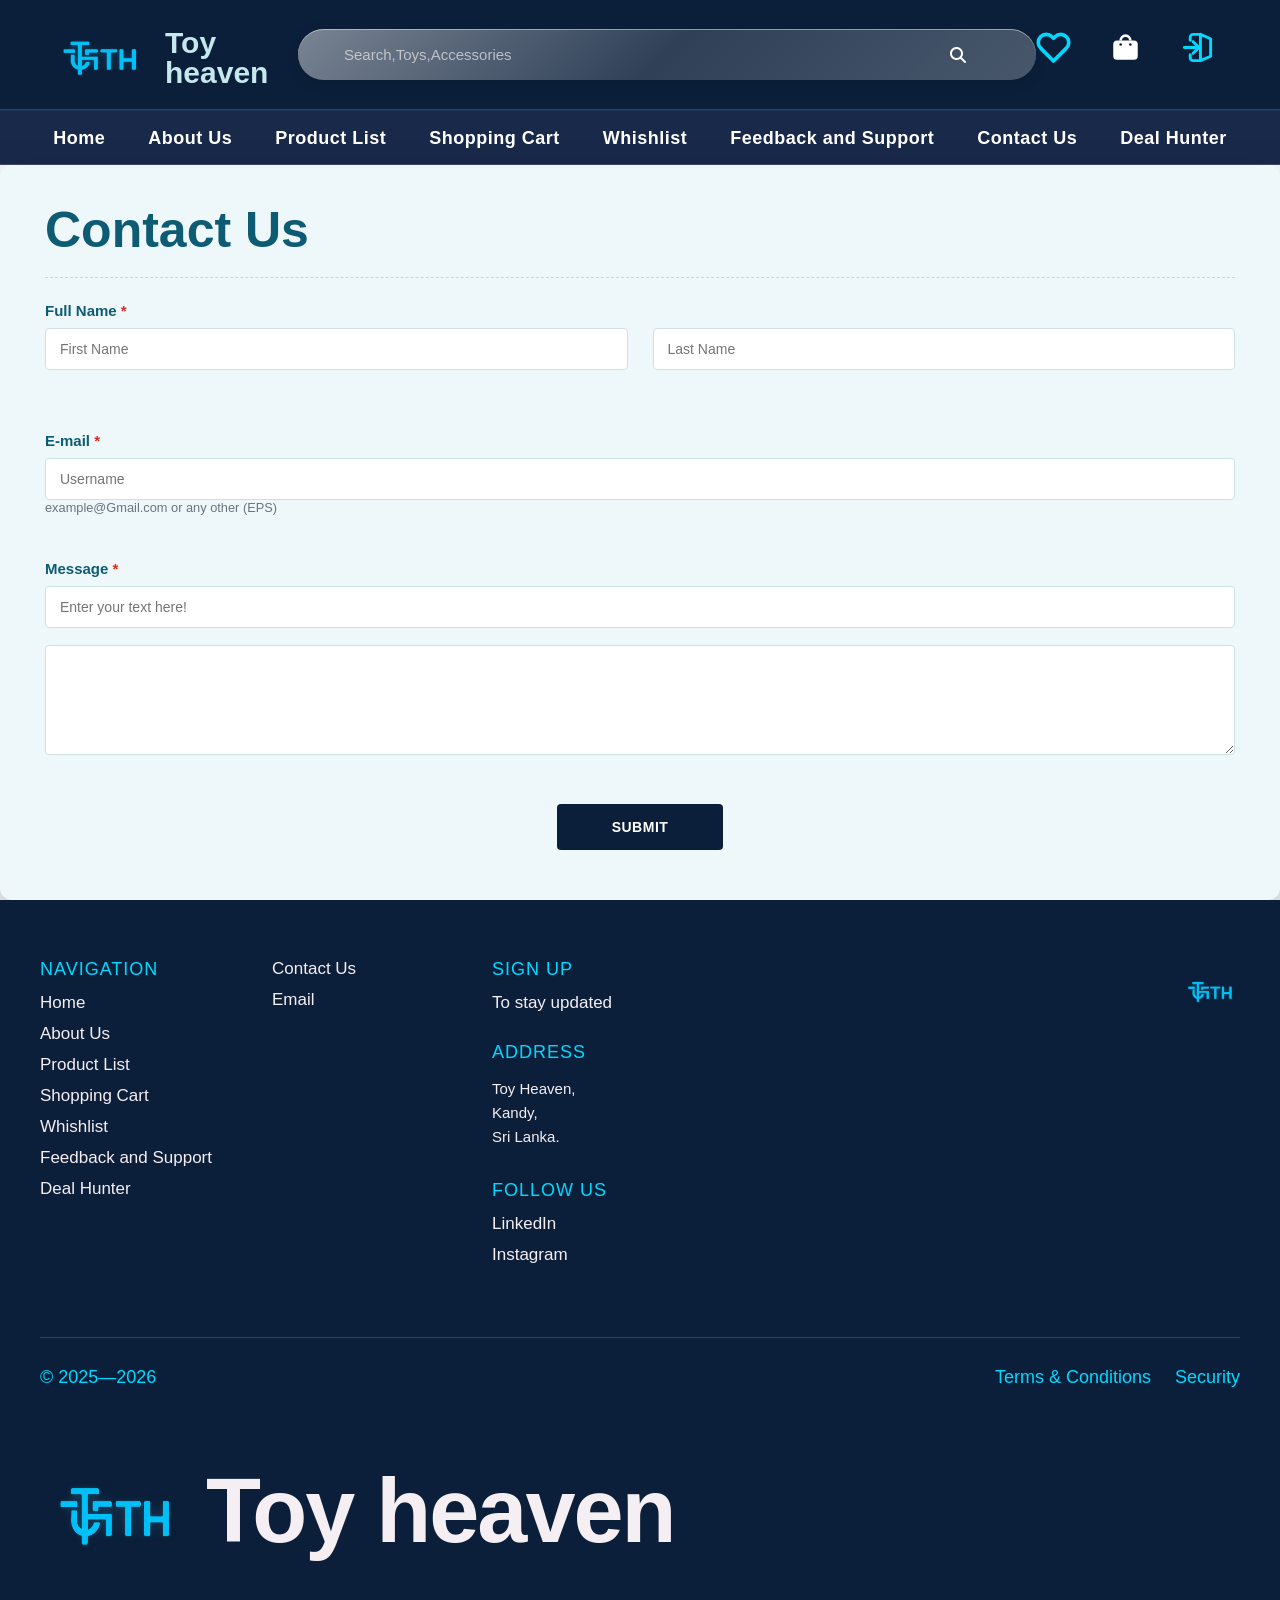
<file: HTML/Contactus.html>
<!DOCTYPE html>
<html lang="en">
<head>
  <meta charset="UTF-8" />
  <meta name="viewport" content="width=device-width, initial-scale=1.0" />
  <title>Toy Heaven | Contact Us</title>
  <link rel="icon" type="image/svg+xml" href="../images/LOGO F.png">
  <link rel="stylesheet" href="../CSS/reset.css">
  <link rel="stylesheet" href="../CSS/Contactus.css" />
  <link rel="stylesheet" href="../CSS/responsive.css">
  
<link rel="stylesheet" href="../CSS/search.css">
</head>
<body>

  <header class="topbar">
    <a class="logo-link" href="../index.html" aria-label="Home">
      <img class="logo-img" src="../images/LOGO F.png" alt="Logo" />
      <h4>Toy heaven</h4>
    </a>

    <form class="search-form" role="search">
      <label for="search-input" class="sr-only">Search,Toys,Accessories</label>
      <input id="search-input" class="search-input" type="text" name="search" placeholder="Search,Toys,Accessories" />
      <button class="search-btn" type="submit" aria-label="Search">
        <img class="search-icon" src="../icon images/search bar.png" alt="" />
      </button>
    </form>


    <ul class="top-icons">
      <li>
        <a href="../HTML/Whishlist.html" aria-label="Wishlist">
          <img class="icon" src="../icon images/wishlist.svg" alt="Wishlist" />
        </a>
      </li>
      <li>
        <a href="../HTML/shoppingcart.html" aria-label="Shopping cart">
          <img class="icon" src="../icon images/sh cart.svg" alt="Shopping cart" />
       </a>
      </li>
       <li>
        <a href="../HTML/login.html" aria-label="Login">
          <img class="icon" src="../icon images/loginI.svg" alt="Login" />
        </a>
      </li>
    </ul>
  </header>

  <nav class="navbar">

    <button 
        class="hamburger" 
        type="button"
        aria-label="Menu" 
        aria-expanded="false" 
        aria-controls="nav-menu">

        <span></span>
        <span></span>
        <span></span>

    </button>

    <ul id="nav-menu" class="nav-menu">
      <li><a href="../index.html">Home</a></li>
      <li><a href="../HTML/Aboutus.html">About Us</a></li>
      <li><a href="../HTML/products listing page.html">Product List</a></li>
      <li><a href="../HTML/shoppingcart.html">Shopping Cart</a></li>
      <li><a href="../HTML/Whishlist.html">Whishlist</a></li>
      <li><a href="../HTML/feedback.html">Feedback and Support</a></li>
      <li><a href="../HTML/Contactus.html">Contact Us</a></li>
      <li><a href="../HTML/game.html">Deal Hunter</a></li>
    </ul>


</nav>






  <main class="card">

  <h1>Contact Us</h1>
  <hr>

  <section class="field-group">
    <label>Full Name <span class="required">*</span></label>
    <p class="name-row">
      <input type="text" id="first-name" class="input" placeholder="First Name">
      <input type="text" id="last-name" class="input" placeholder="Last Name">
    </p>
    <span class="error" id="first-name-error"></span>
    <span class="error" id="last-name-error"></span>
  </section>

  <section class="field-group">
    <label>E-mail <span class="required">*</span></label>
    <input type="email" id="email" class="input" placeholder="Username">
    <span class="hint">example@Gmail.com or any other (EPS)</span>
    <span class="error" id="email-error"></span>
  </section>

  <section class="field-group">
    <label>Message <span class="required">*</span></label>
    <input type="text" id="subject" class="input" placeholder="Enter your text here!">
    <span class="error" id="subject-error"></span>
    <textarea id="message" class="input textarea"></textarea>
    <span class="error" id="message-error"></span>
  </section>

  <button class="submit-btn" id="contact-submit" type="button">SUBMIT</button>

</main>






  
<footer class="site-footer">

  <nav class="footer-nav" aria-label="Footer navigation">

    <section class="footer-col">
      <h2 class="footer-heading">Navigation</h2>
      <ul class="footer-links">
        <li><a href="../index.html">Home</a></li>
        <li><a href="../HTML/Aboutus.html">About Us</a></li>
        <li><a href="../HTML/products listing page.html">Product List</a></li>
        <li><a href="../HTML/shoppingcart.html">Shopping Cart</a></li>
        <li><a href="../HTML/Whishlist.html">Whishlist</a></li>
        <li><a href="../HTML/feedback.html">Feedback and Support</a></li>
        <li><a href="../HTML/game.html">Deal Hunter</a></li>
        
        
        
      </ul>
    </section>

    <section class="footer-col">
      <h2 class="footer-heading sr-only">Services</h2>
      <ul class="footer-links">
        <li><a href="./Contactus.html">Contact Us</a></li>
        <li><a href="./feedback.html">Email</a></li>
        
      </ul>
    </section>

    <section class="footer-col">
      <h2 class="footer-heading">Sign UP</h2>
      <ul class="footer-links">
        <li><a href="./login.html">To stay updated</a></li>
      </ul>

      <h2 class="footer-heading footer-heading--spaced">Address</h2>
      <address class="footer-address">
        Toy Heaven,<br />
        Kandy,<br />
        Sri Lanka.
      </address>

      <h2 class="footer-heading footer-heading--spaced">Follow us</h2>
      <ul class="footer-links">
        <li><a href="#">LinkedIn</a></li>
        <li><a href="#">Instagram</a></li>
      </ul>
    </section>

    <section class="footer-badge">
      <img src="../images/LOGO F.png" alt="2026 Toy heaven. All rights reserved" />
    </section>

  </nav>

  <hr class="footer-divider" />

  <section class="footer-bottom">
    <section class="footer-copy">&copy; 2025&mdash;2026</section>

    <ul class="footer-legal">
      <li><a href="#">Terms &amp; Conditions</a></li>
      <li><a href="#">Security</a></li>
    </ul>
  </section>

  <section class="footer-brand">
    <img class="footer-logo" src="../images/LOGO F.png"  alt="Toy Heaven" />
    <h2 class="footer-wordmark">Toy heaven</h2>
  </section>

</footer>
<script src="../Java scripting/badge.js"></script>
<script src="../Java scripting/Contactus.js"></script>
<script src="../Java scripting/products-data.js"></script>
<script src="../Java scripting/search.js"></script>
</body>
</html>
</file>
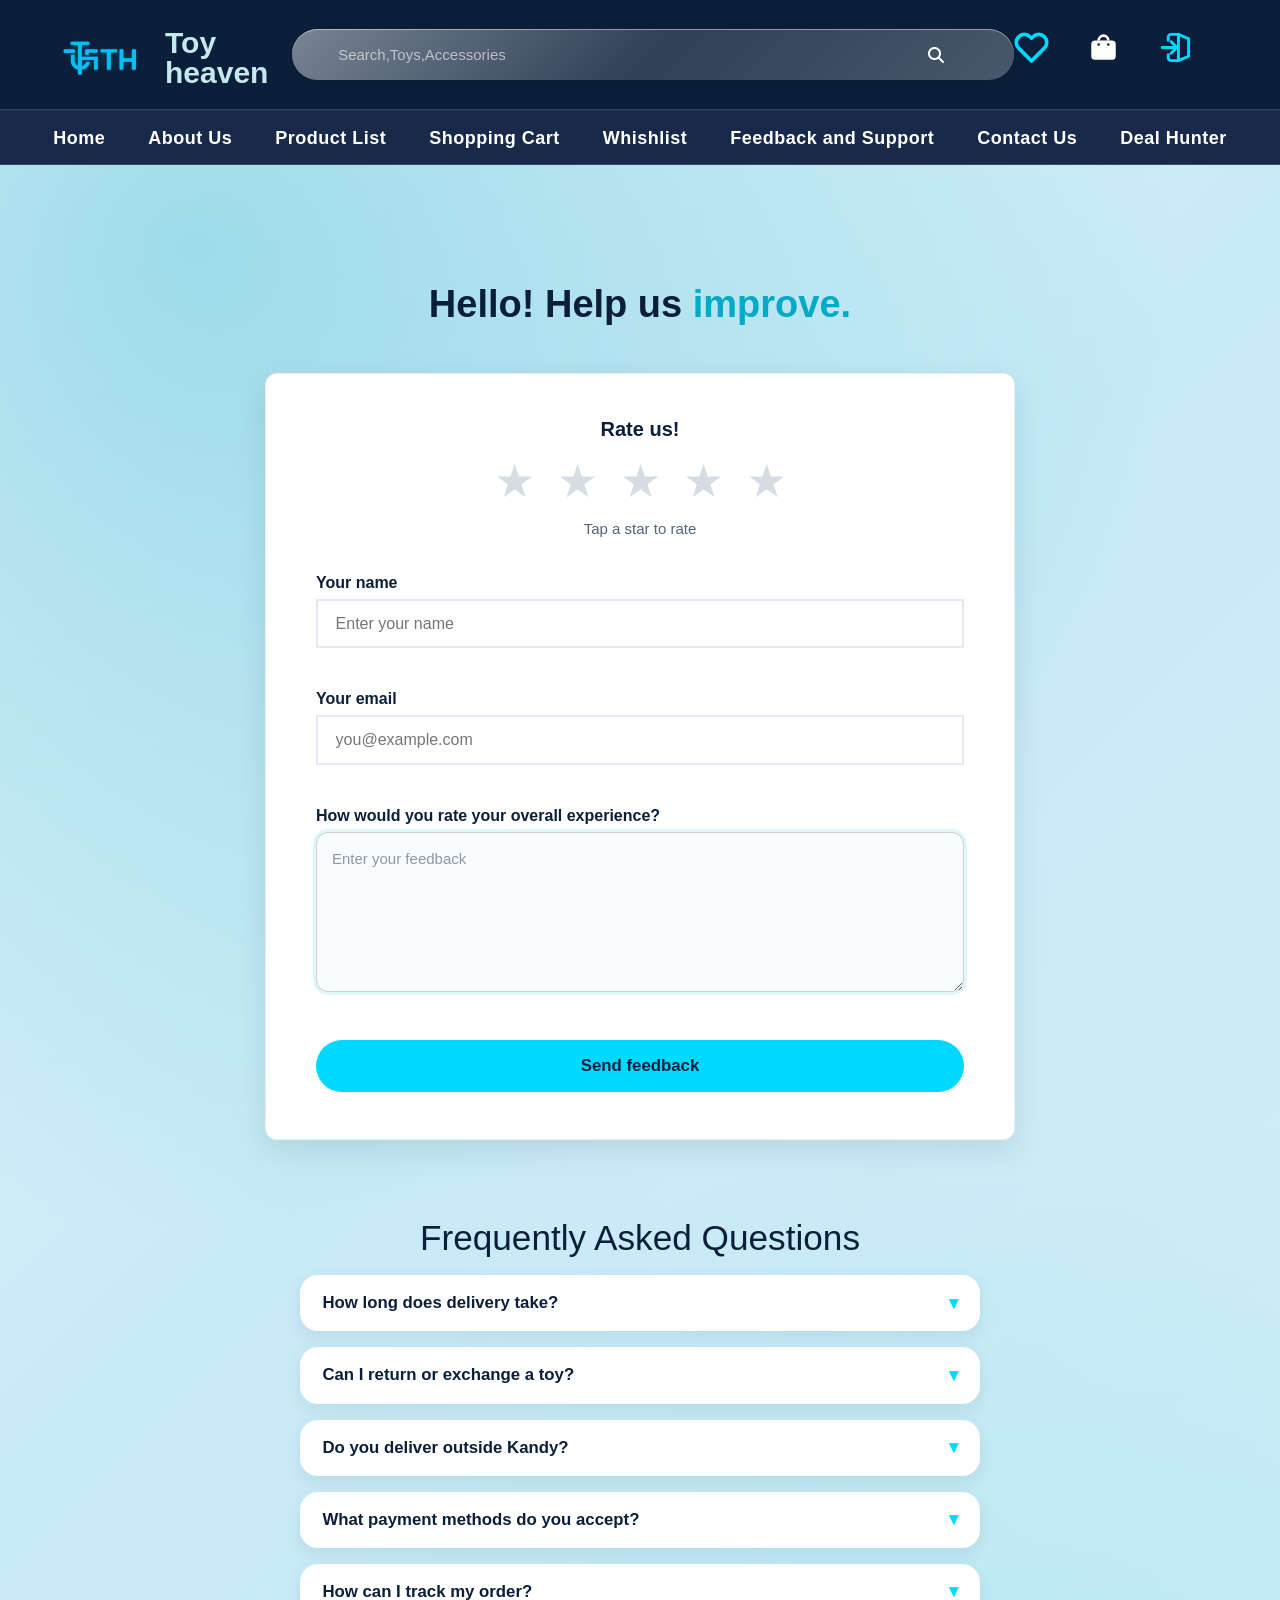
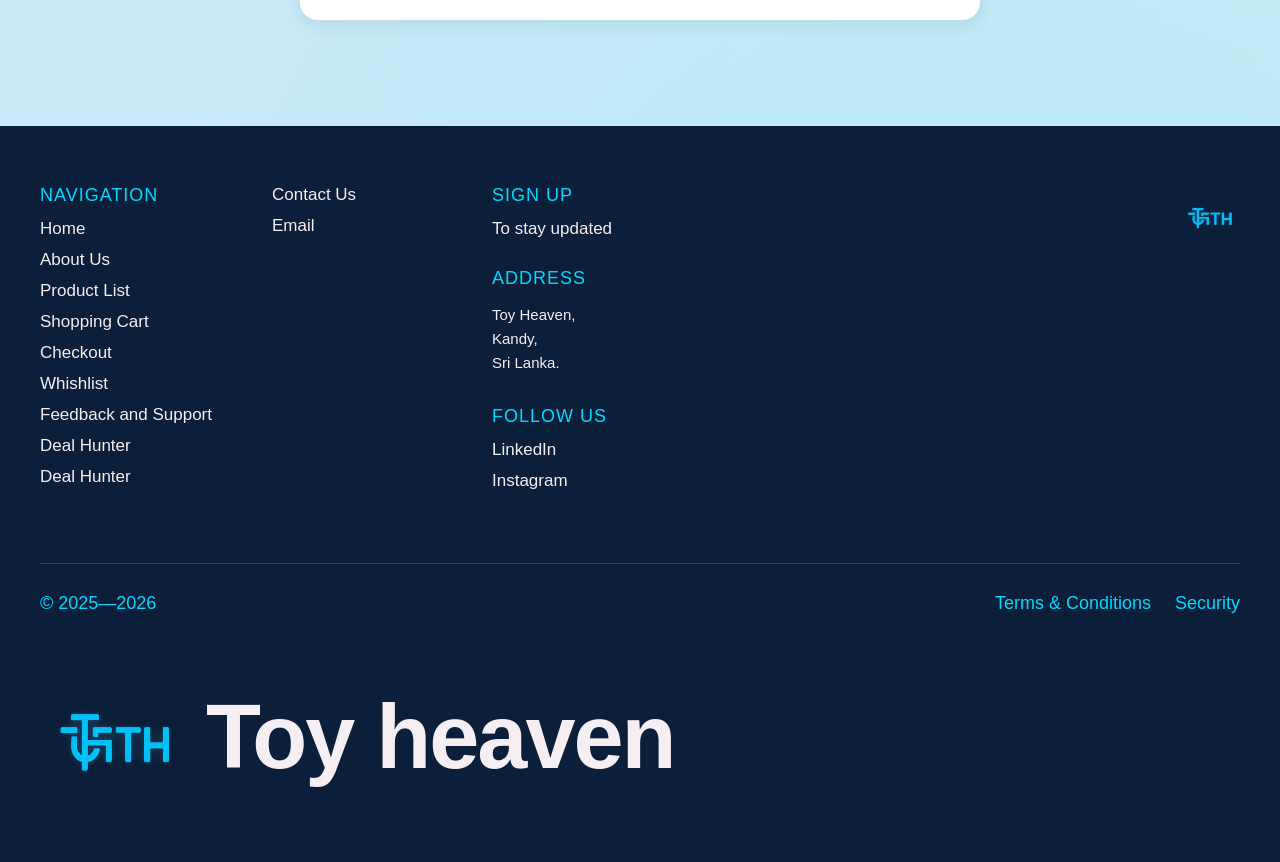
<file: HTML/feedback.html>
<!DOCTYPE html>
<html lang="en">
<head>
  <meta charset="UTF-8" />
  <meta name="viewport" content="width=device-width, initial-scale=1.0" />
  <title>Toy Heaven | feedback</title>
  <link rel="icon" type="image/svg+xml" href="../images/LOGO F.png">
  <link rel="stylesheet" href="../CSS/reset.css">
  <link rel="stylesheet" href="../CSS/feedback.css" />
  <link rel="stylesheet" href="../CSS/responsive.css">
  
<link rel="stylesheet" href="../CSS/search.css">
</head>
<body>
  <header class="topbar">
    <a class="logo-link" href="../index.html" aria-label="Home">
      <img class="logo-img" src="../images/LOGO F.png" alt="Logo" />
      <h4>Toy heaven</h4>
    </a>

    <form class="search-form" role="search">
      <label for="search-input" class="sr-only">Search,Toys,Accessories</label>
      <input id="search-input" class="search-input" type="text" name="search" placeholder="Search,Toys,Accessories" />
      <button class="search-btn" type="submit" aria-label="Search">
        <img class="search-icon" src="../icon images/search bar.png" alt="" />
      </button>
    </form>


    <ul class="top-icons">
      <li>
        <a href="./Whishlist.html" aria-label="Wishlist">
          <img class="icon" src="../icon images/wishlist.svg" alt="Wishlist" />
        </a>
      </li>
      <li>
        <a href="./shoppingcart.html" aria-label="cart">
          <img class="icon" src="../icon images/sh cart.svg" alt="Account" />
        </a>
      </li>
      <li>
        <a href="./login.html" aria-label="login">
          <img class="icon" src="../icon images/loginI.svg" alt="Account" />
        </a>
      </li>
      <li>

      </li>
    </ul>
  </header>
  <nav class="navbar">

    <button 
        class="hamburger" 
        type="button"
        aria-label="Menu" 
        aria-expanded="false" 
        aria-controls="nav-menu">

        <span></span>
        <span></span>
        <span></span>

    </button>

    <ul id="nav-menu" class="nav-menu">
      <li><a href="../index.html">Home</a></li>
      <li><a href="../HTML/Aboutus.html">About Us</a></li>
      <li><a href="../HTML/products listing page.html">Product List</a></li>
      <li><a href="../HTML/shoppingcart.html">Shopping Cart</a></li>
      <li><a href="../HTML/Whishlist.html">Whishlist</a></li>
      <li><a href="../HTML/feedback.html">Feedback and Support</a></li>
      <li><a href="../HTML/Contactus.html">Contact Us</a></li>
      <li><a href="../HTML/game.html">Deal Hunter</a></li>
    </ul>


</nav>

  

  

<main>

    <section id="toast" class="toast" hidden aria-live="polite">
        <p id="toast-message"></p>
    </section>

    <h1 class="page-heading">
        Hello! Help us <span>improve.</span>
    </h1>

    <section class="feedback-section">

        <p class="field-label">Rate us!</p>

        <section class="stars" id="star-rating"
                 role="radiogroup"
                 aria-label="Rate your experience">

            <button type="button"
                    data-value="1"
                    role="radio"
                    aria-checked="false"
                    aria-label="1 star">
                ★
            </button>

            <button type="button"
                    data-value="2"
                    role="radio"
                    aria-checked="false"
                    aria-label="2 stars">
                ★
            </button>

            <button type="button"
                    data-value="3"
                    role="radio"
                    aria-checked="false"
                    aria-label="3 stars">
                ★
            </button>

            <button type="button"
                    data-value="4"
                    role="radio"
                    aria-checked="false"
                    aria-label="4 stars">
                ★
            </button>

            <button type="button"
                    data-value="5"
                    role="radio"
                    aria-checked="false"
                    aria-label="5 stars">
                ★
            </button>

        </section>

        <p id="rating-status">Tap a star to rate</p>

        <label for="feedback-name" class="feedback-label">
            Your name
        </label>
        <input
            id="feedback-name"
            type="text"
            placeholder="Enter your name" />
        <small class="error" id="feedback-name-error"></small>

        <label for="feedback-email" class="feedback-label">
            Your email
        </label>
        <input
            id="feedback-email"
            type="email"
            placeholder="you@example.com" />
        <small class="error" id="feedback-email-error"></small>

        <label for="feedback-text" class="feedback-label">
            How would you rate your overall experience?
        </label>

        <textarea
            id="feedback-text"
            placeholder="Enter your feedback"></textarea>
        <small class="error" id="feedback-text-error"></small>

        <button class="btn-cyan" id="submit-btn" type="button">
            Send feedback
        </button>

        <p class="confirm-msg" id="confirm-msg" hidden>
            Thanks — your feedback was sent!
        </p>

    </section>

    <section class="faq-section" aria-labelledby="faq-heading">
        <h2 id="faq-heading" class="faq-heading">Frequently Asked Questions</h2>

        <section class="faq-item">
            <button type="button" class="faq-question" data-target="faq-answer-1" aria-expanded="false">
                How long does delivery take?
            </button>
            <section class="faq-answer" id="faq-answer-1" hidden>
                <p>Standard delivery takes 3–5 business days. Express delivery arrives within 1–2 business days.</p>
            </section>
        </section>

        <section class="faq-item">
            <button type="button" class="faq-question" data-target="faq-answer-2" aria-expanded="false">
                Can I return or exchange a toy?
            </button>
            <section class="faq-answer" id="faq-answer-2" hidden>
                <p>Yes, unopened items can be returned or exchanged within 14 days of delivery. Contact our support team to start the process.</p>
            </section>
        </section>

        <section class="faq-item">
            <button type="button" class="faq-question" data-target="faq-answer-3" aria-expanded="false">
                Do you deliver outside Kandy?
            </button>
            <section class="faq-answer" id="faq-answer-3" hidden>
                <p>Yes, we deliver island-wide across Sri Lanka. Delivery times may vary slightly depending on your location.</p>
            </section>
        </section>

        <section class="faq-item">
            <button type="button" class="faq-question" data-target="faq-answer-4" aria-expanded="false">
                What payment methods do you accept?
            </button>
            <section class="faq-answer" id="faq-answer-4" hidden>
                <p>We accept major debit and credit cards, as well as cash on delivery for orders within Sri Lanka.</p>
            </section>
        </section>

        <section class="faq-item">
            <button type="button" class="faq-question" data-target="faq-answer-5" aria-expanded="false">
                How can I track my order?
            </button>
            <section class="faq-answer" id="faq-answer-5" hidden>
                <p>Once your order ships, you'll receive updates by email. You can also contact us anytime with your order number for the latest status.</p>
            </section>
        </section>
    </section>

    
</main>    
<footer class="site-footer">

  <nav class="footer-nav" aria-label="Footer navigation">

    <section class="footer-col">
      <h2 class="footer-heading">Navigation</h2>
      <ul class="footer-links">
        <li><a href="../index.html">Home</a></li>
        <li><a href="../HTML/Aboutus.html">About Us</a></li>
        <li><a href="../HTML/products listing page.html">Product List</a></li>
        <li><a href="../HTML/shoppingcart.html">Shopping Cart</a></li>
        <li><a href="../HTML/Checkout.html">Checkout</a></li>
        <li><a href="../HTML/Whishlist.html">Whishlist</a></li>
        <li><a href="../HTML/feedback.html">Feedback and Support</a></li>
        <li><a href="../HTML/game.html">Deal Hunter</a></li>
        
        <li><a href="#">Deal Hunter</a></li>
      </ul>
    </section>

    <section class="footer-col">
      <h2 class="footer-heading sr-only">Services</h2>
      <ul class="footer-links">
        <li><a href="./Contactus.html">Contact Us</a></li>
        <li><a href="./feedback.html">Email</a></li>
        
      </ul>
    </section>

    <section class="footer-col">
      <h2 class="footer-heading">Sign UP</h2>
      <ul class="footer-links">
        <li><a href="./login.html">To stay updated</a></li>
      </ul>

      <h2 class="footer-heading footer-heading--spaced">Address</h2>
      <address class="footer-address">
        Toy Heaven,<br />
        Kandy,<br />
        Sri Lanka.
      </address>

      <h2 class="footer-heading footer-heading--spaced">Follow us</h2>
      <ul class="footer-links">
        <li><a href="#">LinkedIn</a></li>
        <li><a href="#">Instagram</a></li>
      </ul>
    </section>

    <section class="footer-badge">
      <img src="../images/LOGO F.png" alt="2026 Toy heaven. All rights reserved" />
    </section>

  </nav>

  <hr class="footer-divider" />

  <section class="footer-bottom">
    <section class="footer-copy">&copy; 2025&mdash;2026</section>

    <ul class="footer-legal">
      <li><a href="#">Terms &amp; Conditions</a></li>
      <li><a href="#">Security</a></li>
    </ul>
  </section>

  <section class="footer-brand">
    <img class="footer-logo" src="../images/LOGO F.png"  alt="Toy Heaven" />
    <h2 class="footer-wordmark">Toy heaven</h2>
  </section>

</footer>

<script src="../Java scripting/feedback.js"></script>
<script src="../Java scripting/badge.js"></script>
<script src="../Java scripting/products-data.js"></script>
<script src="../Java scripting/search.js"></script>
</body>
</html>
</file>
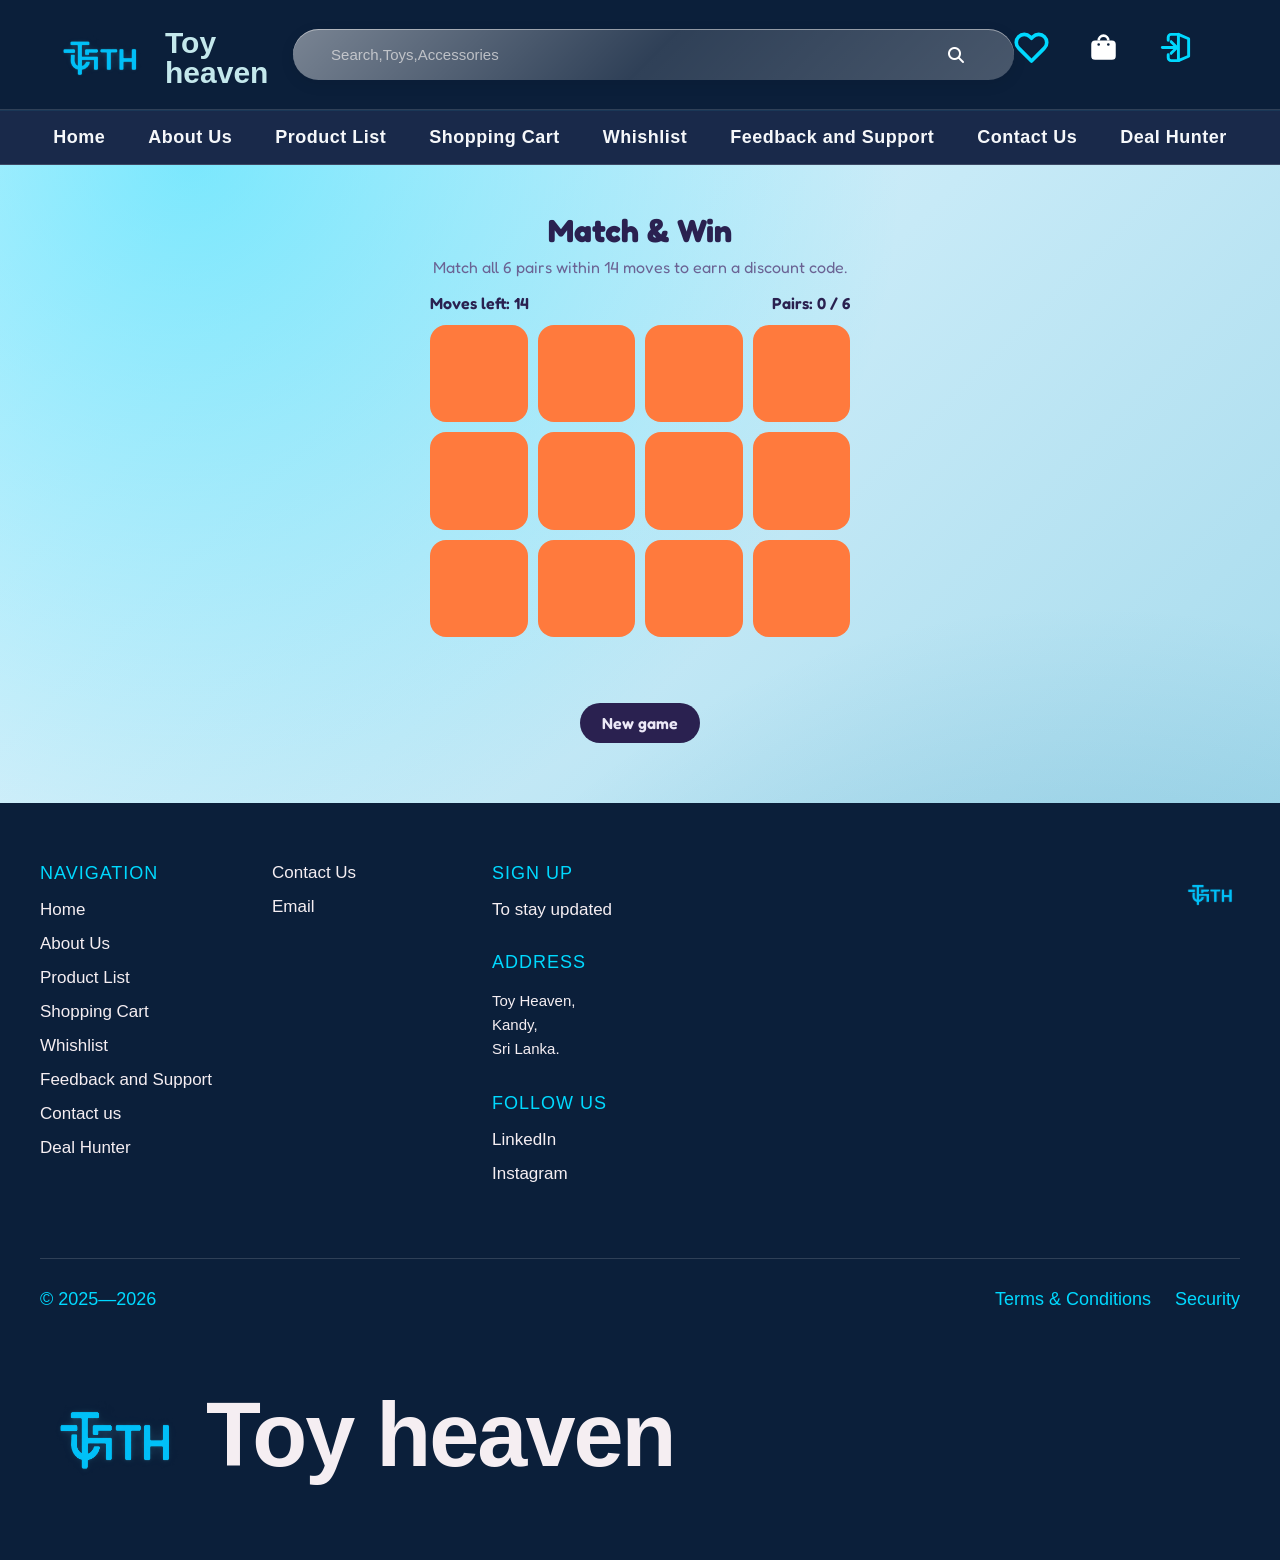
<file: HTML/game.html>
<!DOCTYPE html>
<html lang="en">
<head>
<meta charset="utf-8">
<meta name="viewport" content="width=device-width, initial-scale=1">
<title>Deal Hunter</title>
<link rel="icon" type="image/svg+xml" href="../images/LOGO F.png">
<link href="https://fonts.googleapis.com/css2?family=Fredoka:wght@400;600;700&display=swap" rel="stylesheet">
<link rel="stylesheet" href="../CSS/game.css">
<link rel="stylesheet" href="../CSS/search.css">
<link rel="stylesheet" href="../CSS/responsive.css">
</head>
<body>
<header class="topbar">
    <a class="logo-link" href="../index.html" aria-label="Home">
      <img class="logo-img" src="../images/LOGO F.png" alt="Logo" />
      <h4>Toy heaven</h4>
    </a>

    <form class="search-form" role="search">
      <label for="search-input" class="sr-only">Search,Toys,Accessories</label>
      <input id="search-input" class="search-input" type="text" name="search" placeholder="Search,Toys,Accessories" />
      <button class="search-btn" type="submit" aria-label="Search">
        <img class="search-icon" src="../icon images/search bar.png" alt="" />
      </button>
    </form>


    <ul class="top-icons">
      <li>
        <a href="./Whishlist.html" aria-label="Wishlist">
          <img class="icon" src="../icon images/wishlist.svg" alt="Wishlist" />
        </a>
      </li>
      <li>
        <a href="./shoppingcart.html" aria-label="cart">
          <img class="icon" src="../icon images/sh cart.svg" alt="Account" />
        </a>
      </li>
      <li>
        <a href="./login.html" aria-label="login">
          <img class="icon" src="../icon images/loginI.svg" alt="Account" />
        </a>
      </li>
      <li>

      </li>
    </ul>
  </header>

<nav class="navbar">

    <button 
        class="hamburger" 
        type="button"
        aria-label="Menu" 
        aria-expanded="false" 
        aria-controls="nav-menu">

        <span></span>
        <span></span>
        <span></span>

    </button>

    <ul id="nav-menu" class="nav-menu">
       <li><a href="../index.html">Home</a></li>
       <li><a href="../HTML/Aboutus.html">About Us</a></li>
       <li><a href="../HTML/products listing page.html">Product List</a></li>
       <li><a href="../HTML/shoppingcart.html">Shopping Cart</a></li>
       <li><a href="../HTML/Whishlist.html">Whishlist</a></li>
       <li><a href="../HTML/feedback.html">Feedback and Support</a></li>
       <li><a href="../HTML/Contactus.html">Contact Us</a></li>
       <li><a href="../HTML/game.html">Deal Hunter</a></li>
    </ul>


</nav>
<main>
  <h1>Match &amp; Win</h1>
  <p>Match all 6 pairs within 14 moves to earn a discount code.</p>
  <section class="stats"><span id="moves">Moves left: 14</span><span id="pairs">Pairs: 0 / 6</span></section>
  <section id="board"></section>
  <section id="msg"></section>
  <section id="prize">
    <section>Your discount code</section>
    <section id="code">WIN20</section>
    <section>20% off your next order</section>
    <button class="act" id="copy">Copy code</button>
  </section>
  <button class="act" id="restart">New game</button>
</main>
<footer class="site-footer">

    <nav class="footer-nav" aria-label="Footer navigation">

      <section class="footer-col">
        <h2 class="footer-heading">Navigation</h2>
        <ul class="footer-links">
          <li><a href="../index.html">Home</a></li>
          <li><a href="../HTML/Aboutus.html">About Us</a></li>
          <li><a href="../HTML/products listing page.html">Product List</a></li>
          <li><a href="../HTML/shoppingcart.html">Shopping Cart</a></li>
          <li><a href="../HTML/Whishlist.html">Whishlist</a></li>
          <li><a href="../HTML/feedback.html">Feedback and Support</a></li>
          <li><a href="../HTML/Contactus.html">Contact us</a></li>
          <li><a href="../HTML/game.html">Deal Hunter</a></li>
          
          
        </ul>
      </section>

      <section class="footer-col">
        <h2 class="footer-heading sr-only">Services</h2>
        <ul class="footer-links">
          <li><a href="./Contactus.html">Contact Us</a></li>
          <li><a href="./feedback.html">Email</a></li>
        </ul>
      </section>

      <section class="footer-col">
        <h2 class="footer-heading">Sign UP</h2>
        <ul class="footer-links">
          <li><a href="./login.html">To stay updated</a></li>
        </ul>

        <h2 class="footer-heading footer-heading--spaced">Address</h2>
        <address class="footer-address">
          Toy Heaven,<br />
          Kandy,<br />
          Sri Lanka.
        </address>

        <h2 class="footer-heading footer-heading--spaced">Follow us</h2>
        <ul class="footer-links">
          <li><a href="#">LinkedIn</a></li>
          <li><a href="#">Instagram</a></li>
        </ul>
      </section>

      <section class="footer-badge">
        <img src="../images/LOGO F.png" alt="2026 Toy heaven. All rights reserved" />
      </section>

    </nav>

    <hr class="footer-divider" />

    <section class="footer-bottom">
      <section class="footer-copy">&copy; 2025&mdash;2026</section>

      <ul class="footer-legal">
        <li><a href="#">Terms &amp; Conditions</a></li>
        <li><a href="#">Security</a></li>
      </ul>
    </section>

    <section class="footer-brand">
      <img class="footer-logo" src="../images/LOGO F.png"  alt="Toy Heaven" />
      <h2 class="footer-wordmark">Toy heaven</h2>
    </section>

  </footer>
<script src="../Java scripting/game.js"></script>
<script src="../Java scripting/products-data.js"></script>
<script src="../Java scripting/search.js"></script>
</body>
</html>
</file>
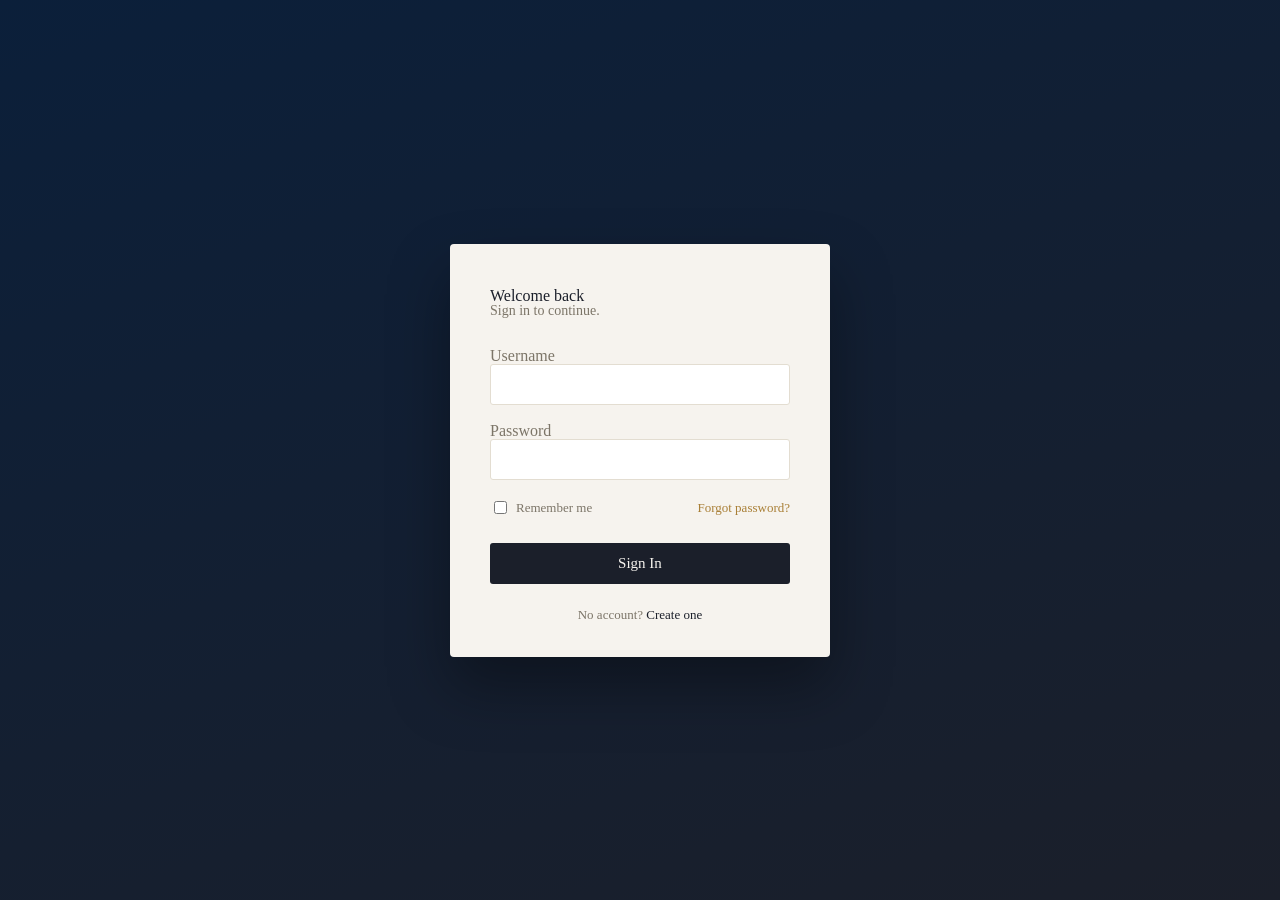
<file: HTML/login.html>
<!DOCTYPE html>
<html lang="en">
<head>
<meta charset="UTF-8">
<meta name="viewport" content="width=device-width, initial-scale=1">
<title>Sign In</title>
<link rel="icon" type="image/svg+xml" href="../images/LOGO F.png">
<link rel="preconnect" href="https://fonts.googleapis.com">
<link href="https://fonts.googleapis.com/css2?family=Fraunces:opsz,wght@9..144,500;9..144,600&family=Inter:wght@400;500;600&display=swap" rel="stylesheet">
<link rel="stylesheet" href="../CSS/login.css">
<link rel="stylesheet" href="../CSS/responsive.css">
<link rel="stylesheet" href="../CSS/reset.css">
</head>
<body>
  <section class="card">
    <h1>Welcome back</h1>
    <p class="sub">Sign in to continue.</p>

    <p class="error" id="error">Please enter a username and password.</p>

    <form action="result.html" method="get" id="loginForm">
      <p class="field">
        <label for="username">Username</label>
        <input type="text" id="username" name="username" autocomplete="username" required>
      </p>
      <p class="field">
        <label for="password">Password</label>
        <input type="password" id="password" name="password" autocomplete="current-password" required minlength="4">
      </p>
      <p class="row">
        <label><input type="checkbox" name="remember" style="width:auto;"> Remember me</label>
        <a href="#">Forgot password?</a>
      </p>
      <button type="submit">Sign In</button>
    </form>

    <p class="foot">No account? <a href="#">Create one</a></p>
  </section>

  <script>
    document.getElementById('loginForm').addEventListener('submit', function(e){
      var u = document.getElementById('username').value.trim();
      var p = document.getElementById('password').value.trim();
      var err = document.getElementById('error');
      if(!u || !p){
        e.preventDefault();
        err.style.display = 'block';
      } else {
        err.style.display = 'none';
      }
    });
  </script>
</body>
</html>
</file>
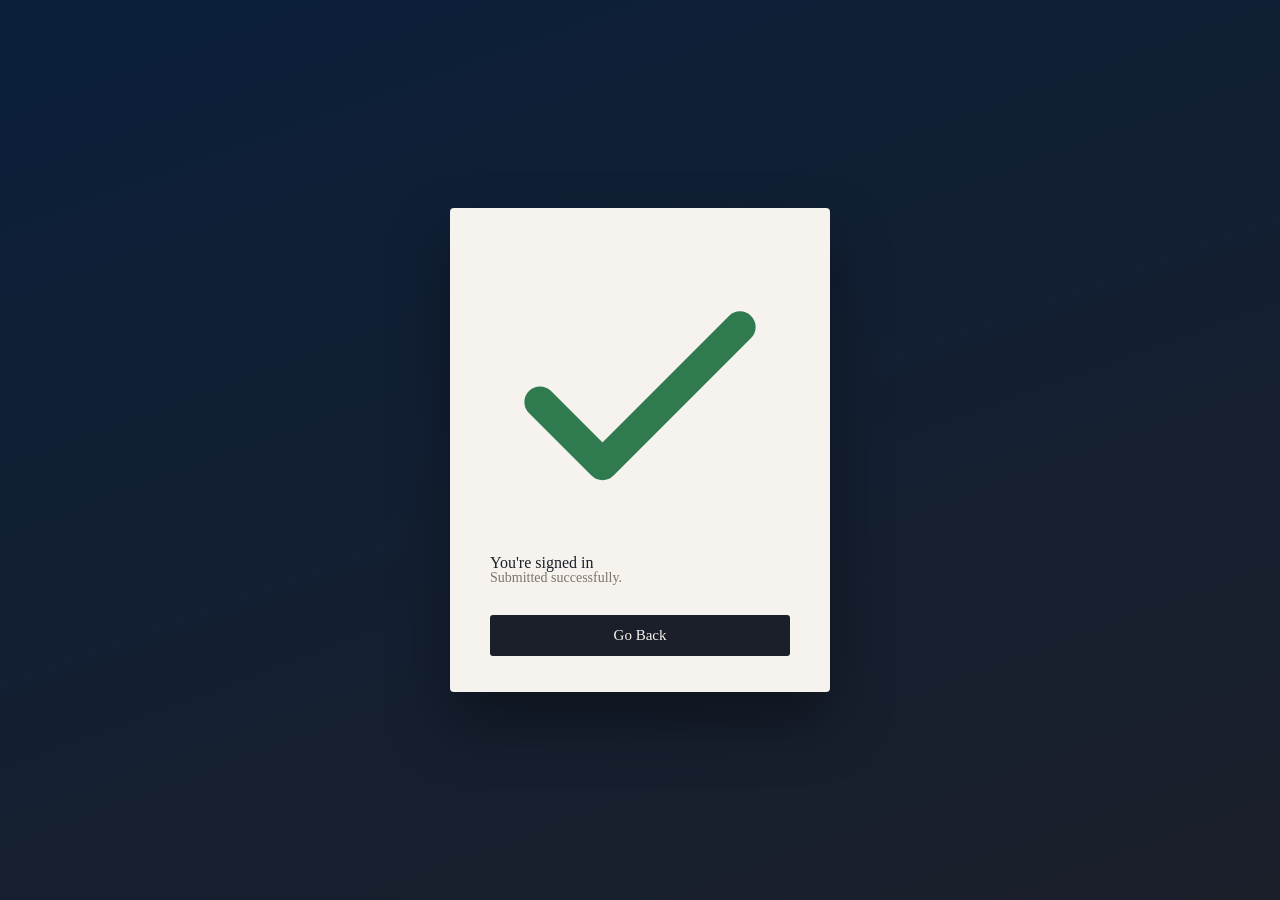
<file: HTML/result.html>
<!DOCTYPE html>
<html lang="en">
<head>
<meta charset="UTF-8">
<meta name="viewport" content="width=device-width, initial-scale=1">
<title>Success</title>
<link rel="icon" type="image/svg+xml" href="../images/LOGO F.png">
<link rel="preconnect" href="https://fonts.googleapis.com">
<link href="https://fonts.googleapis.com/css2?family=Fraunces:opsz,wght@9..144,500;9..144,600&family=Inter:wght@400;500;600&display=swap" rel="stylesheet">
<link rel="stylesheet" href="../CSS/result.css">
<link rel="stylesheet" href="../CSS/reset.css">
<link rel="stylesheet" href="../CSS/responsive.css">
</head>
<body>
  <section class="card">
    <p class="icon">
      <svg viewBox="0 0 24 24" fill="none" stroke="#2f7a4f" stroke-width="2.5" stroke-linecap="round" stroke-linejoin="round">
        <path d="M20 6L9 17l-5-5"></path>
      </svg>
    </p>
    <h1>You're signed in</h1>
    <p class="sub" id="message">Submitted successfully.</p>

    <a href="../index.html"><button onclick="history.back()">Go Back</button></a>
  </section>

  <script>
    const params = new URLSearchParams(window.location.search);
    const username = params.get("username");
    const message = document.getElementById("message");
    if (username) {
      message.innerHTML = "Welcome, <strong>" + username + "</strong>. Your details were submitted successfully.";
    }
  </script>
</body>
</html>
</file>
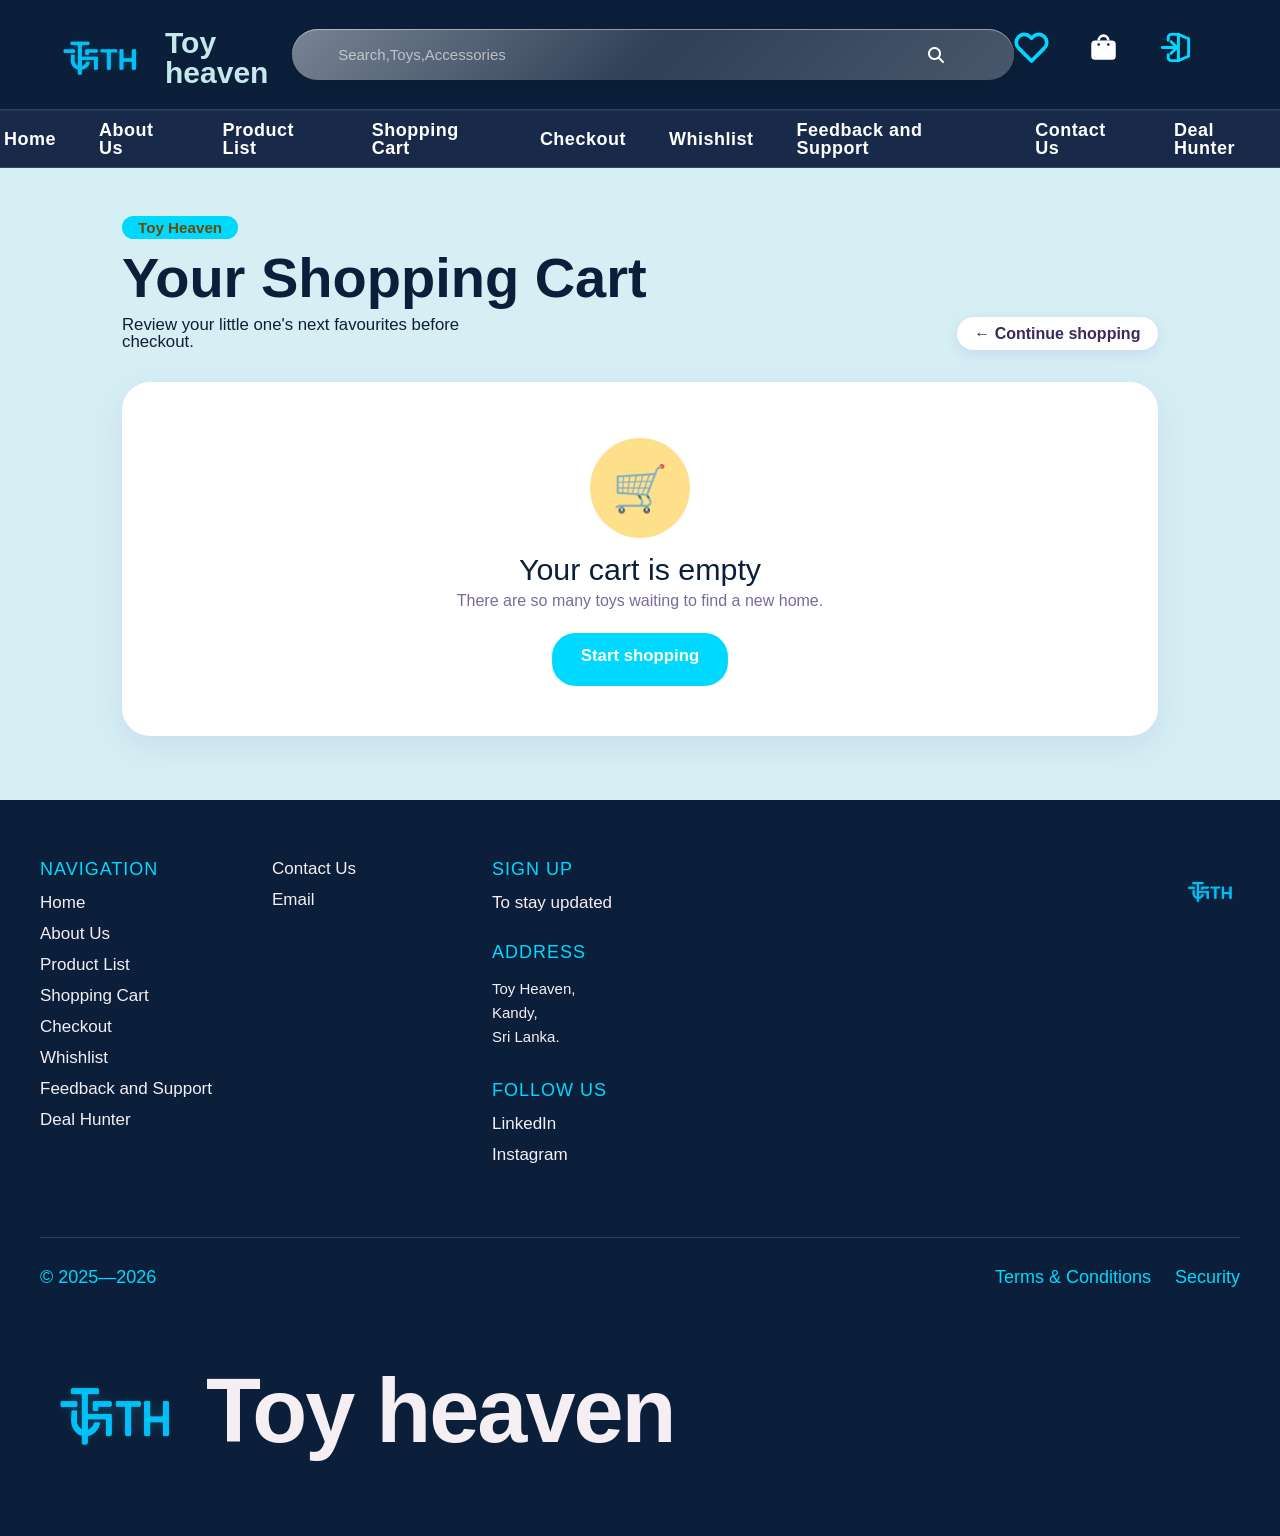
<file: HTML/shoppingcart.html>
<!DOCTYPE html>
<html lang="en">
<head>
  <meta charset="UTF-8">
  <meta name="viewport" content="width=device-width, initial-scale=1.0">
  <meta name="description" content="Review the toys in your Toy Heaven shopping cart.">
  <title>Toy Heaven | Shopping Cart</title>
  <link rel="icon" type="image/svg+xml" href="../images/LOGO F.png">
  <link rel="stylesheet" href="../CSS/reset.css">
  <link rel="stylesheet" href="../CSS/shoppingcart.css">
  <link rel="stylesheet" href="../CSS/responsive.css">
  
<link rel="stylesheet" href="../CSS/search.css">
</head>
<body>
  <header class="topbar">
    <a class="logo-link" href="../index.html" aria-label="Home">
      <img class="logo-img" src="../images/LOGO F.png" alt="Logo" />
      <h4>Toy heaven</h4>
    </a>

    <form class="search-form" role="search">
      <label for="search-input" class="sr-only">Search,Toys,Accessories</label>
      <input id="search-input" class="search-input" type="text" name="search" placeholder="Search,Toys,Accessories" />
      <button class="search-btn" type="submit" aria-label="Search">
        <img class="search-icon" src="../icon images/search bar.png" alt="" />
      </button>
    </form>


    <ul class="top-icons">
      <li>
        <a href="./Whishlist.html" aria-label="Wishlist">
          <img class="icon" src="../icon images/wishlist.svg" alt="Wishlist" />
        </a>
      </li>
      <li>
        <a href="./shoppingcart.html" aria-label="cart">
          <img class="icon" src="../icon images/sh cart.svg" alt="Account" />
        </a>
      </li>
      <li>
        <a href="./login.html" aria-label="login">
          <img class="icon" src="../icon images/loginI.svg" alt="Account" />
        </a>
      </li>
      <li>

      </li>
    </ul>
  </header>
  

<nav class="navbar">

    <button 
        class="hamburger" 
        type="button"
        aria-label="Menu" 
        aria-expanded="false" 
        aria-controls="nav-menu">

        <span></span>
        <span></span>
        <span></span>

    </button>

    <ul id="nav-menu" class="nav-menu">
      <li><a href="../index.html">Home</a></li>
        <li><a href="../HTML/Aboutus.html">About Us</a></li>
        <li><a href="../HTML/products listing page.html">Product List</a></li>
        <li><a href="../HTML/shoppingcart.html">Shopping Cart</a></li>
        <li><a href="../HTML/Checkout.html">Checkout</a></li>
        <li><a href="../HTML/Whishlist.html">Whishlist</a></li>
        <li><a href="../HTML/feedback.html">Feedback and Support</a></li>
        <li><a href="../HTML/Contactus.html">Contact Us</a></li>
        <li><a href="../HTML/game.html">Deal Hunter</a></li>
    </ul>


</nav>
  <main>
    <header class="cart-header">
      <section class="cart-heading">
        <p class="eyebrow">Toy Heaven</p>
        <h1>Your Shopping Cart</h1>
        <p class="cart-intro">Review your little one's next favourites before checkout.</p>
      </section>
      <a class="continue-link" href="./products listing page.html">← Continue shopping</a>
    </header>

    <section id="cart-page" class="cart-layout" aria-label="Shopping cart contents">
      <section class="cart-panel" aria-labelledby="cart-items-title">
        <section class="cart-panel-heading" aria-labelledby="cart-items-title">
          <h2 id="cart-items-title">Cart Items <span id="item-summary">(0 items)</span></h2>
          <button id="clear-cart" class="clear-cart" type="button">Clear cart</button>
        </section>
        <section id="cart-items" class="cart-items" aria-live="polite" aria-label="Cart item list"></section>
      </section>

      <aside id="order-summary" class="order-summary" aria-labelledby="summary-title">
        <h2 id="summary-title">Order Summary</h2>
        <section class="summary-row"><span>Subtotal</span><strong id="subtotal">Rs. 0</strong></section>
        <section class="summary-row"><span>Delivery</span><strong id="delivery">Free</strong></section>
        <p class="delivery-note">Free delivery on all orders over Rs. 5,000.</p>
        <section class="coupon-row" aria-label="Discount code">
          <label class="sr-only" for="coupon-code">Discount code</label>
          <input id="coupon-code" type="text" placeholder="Discount code" maxlength="20">
          <button id="apply-coupon" type="button">Apply</button>
        </section>
        <p id="coupon-message" class="coupon-message" aria-live="polite"></p>
        <section class="summary-total"><span>Total</span><strong id="total">Rs. 0</strong></section>
        <a href="./Checkout.html"><button id="checkout-button" class="checkout-btn" type="button">Proceed to Checkout</button></a>
        <p class="secure-note"><span aria-hidden="true">🔒</span> Secure checkout with Toy Heaven</p>
      </aside>

      <section id="empty-cart" class="empty-cart" hidden aria-labelledby="empty-title">
        <section class="empty-cart-icon" aria-hidden="true">🛒</section>
        <h2 id="empty-title">Your cart is empty</h2>
        <p>There are so many toys waiting to find a new home.</p>
        <a class="shop-now-btn" href="./products listing page.html">Start shopping</a>
      </section>
    </section>
  </main>

  <footer class="site-footer">

  <nav class="footer-nav" aria-label="Footer navigation">

    <section class="footer-col">
      <h2 class="footer-heading">Navigation</h2>
      <ul class="footer-links">
        <li><a href="../index.html">Home</a></li>
        <li><a href="../HTML/Aboutus.html">About Us</a></li>
        <li><a href="../HTML/products listing page.html">Product List</a></li>
        <li><a href="../HTML/shoppingcart.html">Shopping Cart</a></li>
        <li><a href="../HTML/Checkout.html">Checkout</a></li>
        <li><a href="../HTML/Whishlist.html">Whishlist</a></li>
        <li><a href="../HTML/feedback.html">Feedback and Support</a></li>
        <li><a href="../HTML/game.html">Deal Hunter</a></li>
        
        
      </ul>
    </section>

    <section class="footer-col">
      <h2 class="footer-heading sr-only">Services</h2>
      <ul class="footer-links">
        <li><a href="./Contactus.html">Contact Us</a></li>
        <li><a href="./products listing page.html">Email</a></li>
        
      </ul>
    </section>

    <section class="footer-col">
      <h2 class="footer-heading">Sign UP</h2>
      <ul class="footer-links">
        <li><a href="./login.html">To stay updated</a></li>
      </ul>

      <h2 class="footer-heading footer-heading--spaced">Address</h2>
      <address class="footer-address">
        Toy Heaven,<br />
        Kandy,<br />
        Sri Lanka.
      </address>

      <h2 class="footer-heading footer-heading--spaced">Follow us</h2>
      <ul class="footer-links">
        <li><a href="#">LinkedIn</a></li>
        <li><a href="#">Instagram</a></li>
      </ul>
    </section>

    <section class="footer-badge">
      <img src="../images/LOGO F.png" alt="2026 Toy heaven. All rights reserved" />
    </section>

  </nav>

  <hr class="footer-divider" />

  <section class="footer-bottom">
    <section class="footer-copy">&copy; 2025&mdash;2026</section>

    <ul class="footer-legal">
      <li><a href="#">Terms &amp; Conditions</a></li>
      <li><a href="#">Security</a></li>
    </ul>
  </section>

  <section class="footer-brand">
    <img class="footer-logo" src="../images/LOGO F.png"  alt="Toy Heaven" />
    <h2 class="footer-wordmark">Toy heaven</h2>
  </section>

</footer>

  <script src="../Java scripting/cart.js"></script>
  <script src="../Java scripting/badge.js"></script>
<script src="../Java scripting/products-data.js"></script>
<script src="../Java scripting/search.js"></script>
</body>
</html>
</file>
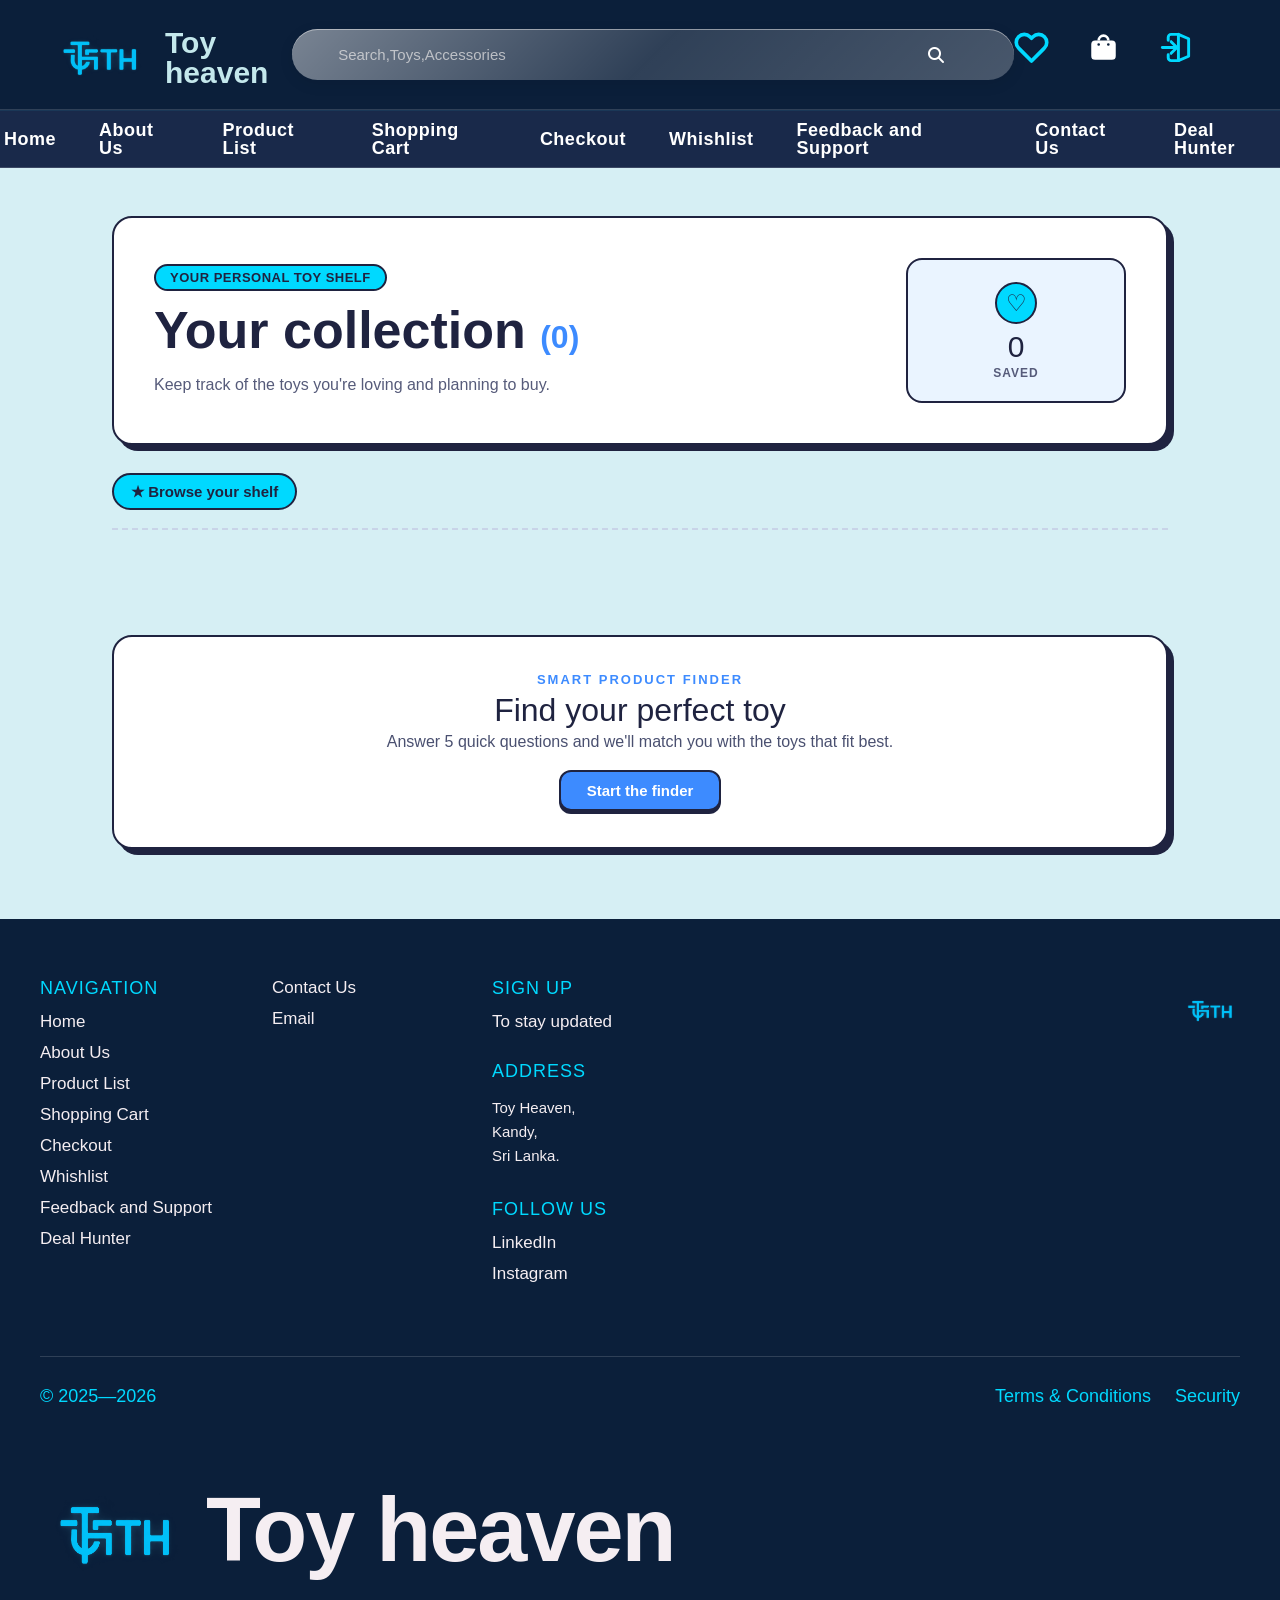
<file: HTML/Whishlist.html>
<!DOCTYPE html>
<html lang="en">
<head>
  <meta charset="UTF-8" />
  <meta name="viewport" content="width=device-width, initial-scale=1.0" />
  <title>Toy Heaven | Wishlist</title>
  <link rel="icon" type="image/svg+xml" href="../images/LOGO F.png">
  <link rel="preconnect" href="https://fonts.googleapis.com">
  <link href="https://fonts.googleapis.com/css2?family=Fraunces:opsz,wght@9..144,400;9..144,500;9..144,600&family=Inter:wght@400;500;600;700&display=swap" rel="stylesheet">
  <link rel="stylesheet" href="../CSS/reset.css">
  <link rel="stylesheet" href="../CSS/whishlist.css">
<link rel="stylesheet" href="../CSS/search.css">
<link rel="stylesheet" href="../CSS/productfinder.css">
<link rel="stylesheet" href="../CSS/responsive.css">
</head>
<body>

   <header class="topbar">
    <a class="logo-link" href="../index.html" aria-label="Home">
      <img class="logo-img" src="../images/LOGO F.png" alt="Logo" />
      <h4>Toy heaven</h4>
    </a>

    <form class="search-form" role="search">
      <label for="search-input" class="sr-only">Search,Toys,Accessories</label>
      <input id="search-input" class="search-input" type="text" name="search" placeholder="Search,Toys,Accessories" />
      <button class="search-btn" type="submit" aria-label="Search">
        <img class="search-icon" src="../icon images/search bar.png" alt="" />
      </button>
    </form>


    <ul class="top-icons">
      <li>
        <a href="./Whishlist.html" aria-label="Wishlist">
          <img class="icon" src="../icon images/wishlist.svg" alt="Wishlist" />
        </a>
      </li>
      <li>
        <a href="./shoppingcart.html" aria-label="cart">
          <img class="icon" src="../icon images/sh cart.svg" alt="Account" />
        </a>
      </li>
      <li>
        <a href="./login.html" aria-label="login">
          <img class="icon" src="../icon images/loginI.svg" alt="Account" />
        </a>
      </li>
      <li>

      </li>
    </ul>
  </header>

<nav class="navbar">

    <button 
        class="hamburger" 
        type="button"
        aria-label="Menu" 
        aria-expanded="false" 
        aria-controls="nav-menu">

        <span></span>
        <span></span>
        <span></span>

    </button>

    <ul id="nav-menu" class="nav-menu">
       <li><a href="../index.html">Home</a></li>
       <li><a href="../HTML/Aboutus.html">About Us</a></li>
       <li><a href="../HTML/products listing page.html">Product List</a></li>
       <li><a href="../HTML/shoppingcart.html">Shopping Cart</a></li>
       <li><a href="../HTML/Checkout.html">Checkout</a></li>
       <li><a href="../HTML/Whishlist.html">Whishlist</a></li>
       <li><a href="../HTML/feedback.html">Feedback and Support</a></li>
       <li><a href="../HTML/Contactus.html">Contact Us</a></li>
       <li><a href="../HTML/game.html">Deal Hunter</a></li>
    </ul>


</nav>




<main class="collection-page">

    <header class="collection-hero">
        <section class="hero-content">
            <p class="eyebrow">YOUR PERSONAL TOY SHELF</p>

            <h1>
                Your collection
                <span class="count" id="countLabel"></span>
            </h1>

            <p class="hero-description">
                Keep track of the toys you're loving and planning to buy.
            </p>
        </section>

        <aside class="collection-stats" aria-label="Collection statistics">

            <article class="stat-card">
                <span class="stat-icon">♡</span>
                <strong id="savedCount">0</strong>
                <span>Saved</span>
            </article>


        </aside>
    </header>


    <nav class="collection-filter" aria-label="Collection filters">
        <p class="filter-title">★ Browse your shelf</p>

        <section class="tabs" id="tabs">            
        </section>
    </nav>


    <section class="collection-content" id="content"></section>

    
  

    <ul class="product-list" id="wishlist-list">

        <article>

          <section class="product-image">

            <span class="product-badge">
              New
            </span>

            <button
              class="wishlist-btn"
              type="button"
              aria-label="Add Beyblade to wishlist"
            >
              ♡
            </button>

            <figure class="thumb">

              <img
                src="../images for products/Beyblades.jpg"
                alt="Beyblade toy"
              >

            </figure>

          </section>

          <section class="product-info">

            <p class="product-category">
              Action Toys
            </p>

            <h2>
              Beyblade Battle Set
            </h2>

            <p class="rating">
              ★★★★★
              <span>(24)</span>
            </p>

            <p class="price">
              Rs. 3,500
            </p>

            <button
              class="cart-btn"
              type="button"
            >
              Add to Cart
            </button>

          </section>

        </article>

      </li>
    


      <!-- PRODUCT 2 -->

      <li class="product-card">

        <article>

          <section class="product-image">

            <span class="product-badge sale">
              25% OFF
            </span>

            <button
              class="wishlist-btn"
              type="button"
              aria-label="Add Kids Slime to wishlist"
            >
              ♡
            </button>

            <figure class="thumb">

              <img
                src="../images for products/Kids Slime.jpg"
                alt="Colourful kids slime"
              >

            </figure>

          </section>

          <section class="product-info">

            <p class="product-category">
              Creative Toys
            </p>

            <h2>
              Kids Slime Set
            </h2>

            <p class="rating">
              ★★★★☆
              <span>(18)</span>
            </p>

            <p class="price">
              <del>Rs. 2,800</del>
              Rs. 2,100
            </p>

            <button
              class="cart-btn"
              type="button"
            >
              Add to Cart
            </button>

          </section>

        </article>

      </li>


      <!-- PRODUCT 3 -->

      <li class="product-card">

        <article>

          <section class="product-image">

            <span class="product-badge">
              New
            </span>

            <button
              class="wishlist-btn"
              type="button"
              aria-label="Add Lego toys to wishlist"
            >
              ♡
            </button>

            <figure class="thumb">

              <img
                src="../images for products/Lego toys.jpg"
                alt="Lego building toys"
              >

            </figure>

          </section>

          <section class="product-info">

            <p class="product-category">
              Building Toys
            </p>

            <h2>
              Creative Lego Building Set
            </h2>

            <p class="rating">
              ★★★★★
              <span>(42)</span>
            </p>

            <p class="price">
              Rs. 6,500
            </p>

            <button
              class="cart-btn"
              type="button"
            >
              Add to Cart
            </button>

          </section>

        </article>

      </li>


      <!-- PRODUCT 4 -->

      <li class="product-card">

        <article>

          <section class="product-image">

            <span class="product-badge">
              Popular
            </span>

            <button
              class="wishlist-btn"
              type="button"
              aria-label="Add Pokemon collection to wishlist"
            >
              ♡
            </button>

            <figure class="thumb">

              <img
                src="../images for products/All kinds of pokemons.jpg"
                alt="Pokemon toy collection"
              >

            </figure>

          </section>

          <section class="product-info">

            <p class="product-category">
              Collectibles
            </p>

            <h2>
              Pokemon Collection
            </h2>

            <p class="rating">
              ★★★★★
              <span>(51)</span>
            </p>

            <p class="price">
              Rs. 4,800
            </p>

            <button
              class="cart-btn"
              type="button"
            >
              Add to Cart
            </button>

          </section>

        </article>

      </li>


      <!-- PRODUCT 5 -->

      <li class="product-card">

        <article>

          <section class="product-image">

            <span class="product-badge sale">
              25% OFF
            </span>

            <button
              class="wishlist-btn"
              type="button"
              aria-label="Add kitchen set to wishlist"
            >
              ♡
            </button>

            <figure class="thumb">

              <img
                src="../images for products/kitchen set.jpg"
                alt="Kids kitchen play set"
              >

            </figure>

          </section>

          <section class="product-info">

            <p class="product-category">
              Pretend Play
            </p>

            <h2>
              Kids Kitchen Set
            </h2>

            <p class="rating">
              ★★★★☆
              <span>(16)</span>
            </p>

            <p class="price">
              <del>Rs. 6,000</del>
              Rs. 4,500
            </p>

            <button
              class="cart-btn"
              type="button"
            >
              Add to Cart
            </button>

          </section>

        </article>

      </li>

    </ul>






<section class="pf" id="product-finder" aria-labelledby="pf-title">

  <header class="pf-head">
    <p class="pf-eyebrow">SMART PRODUCT FINDER</p>
    <h2 id="pf-title">Find your perfect toy</h2>
    <p class="pf-intro">Answer 5 quick questions and we'll match you with the toys that fit best.</p>
    <button class="pf-btn" id="pf-start" type="button">Start the finder</button>
  </header>

  <!-- questions -->
  <section class="pf-quiz" id="pf-quiz" hidden>
    <p class="pf-step" id="pf-step"></p>
    <p class="pf-bar"><span id="pf-bar-fill"></span></p>
    <h3 class="pf-question" id="pf-question"></h3>
    <section class="pf-options" id="pf-options"></section>
    <section class="pf-nav">
      <button class="pf-btn pf-btn-light" id="pf-back" type="button">Back</button>
      <button class="pf-btn" id="pf-next" type="button" disabled>Next</button>
    </section>
  </section>

  <!-- recommendations -->
  <section class="pf-results" id="pf-results" hidden aria-live="polite">
    <h3 class="pf-question" id="pf-results-title">Your best matches</h3>
    <p class="pf-note" id="pf-results-note"></p>
    <ul class="pf-grid" id="pf-grid"></ul>
    <section class="pf-nav">
      <button class="pf-btn pf-btn-light" id="pf-change" type="button">Change my answers</button>
      <button class="pf-btn" id="pf-restart" type="button">Start again</button>
    </section>
  </section>

</section>
















</main>







































  
 <footer class="site-footer">

  <nav class="footer-nav" aria-label="Footer navigation">

    <section class="footer-col">
      <h2 class="footer-heading">Navigation</h2>
      <ul class="footer-links">
        <li><a href="../index.html">Home</a></li>
        <li><a href="../HTML/Aboutus.html">About Us</a></li>
        <li><a href="../HTML/products listing page.html">Product List</a></li>
        <li><a href="../HTML/shoppingcart.html">Shopping Cart</a></li>
        <li><a href="../HTML/Checkout.html">Checkout</a></li>
        <li><a href="../HTML/Whishlist.html">Whishlist</a></li>
        <li><a href="../HTML/feedback.html">Feedback and Support</a></li>
        <li><a href="../HTML/game.html">Deal Hunter</a></li>
      </ul>
    </section>

    <section class="footer-col">
      <h2 class="footer-heading sr-only">Services</h2>
      <ul class="footer-links">
        <li><a href="./Contactus.html">Contact Us</a></li>
        <li><a href="./feedback.html">Email</a></li>
        
      </ul>
    </section>

    <section class="footer-col">
      <h2 class="footer-heading">Sign UP</h2>
      <ul class="footer-links">
        <li><a href="./login.html">To stay updated</a></li>
      </ul>

      <h2 class="footer-heading footer-heading--spaced">Address</h2>
      <address class="footer-address">
        Toy Heaven,<br />
        Kandy,<br />
        Sri Lanka.
      </address>

      <h2 class="footer-heading footer-heading--spaced">Follow us</h2>
      <ul class="footer-links">
        <li><a href="#">LinkedIn</a></li>
        <li><a href="#">Instagram</a></li>
      </ul>
    </section>

    <section class="footer-badge">
      <img src="../images/LOGO F.png" alt="2026 Toy heaven. All rights reserved" />
    </section>

  </nav>

  <hr class="footer-divider" />

  <section class="footer-bottom">
    <section class="footer-copy">&copy; 2025&mdash;2026</section>

    <ul class="footer-legal">
      <li><a href="#">Terms &amp; Conditions</a></li>
      <li><a href="#">Security</a></li>
    </ul>
  </section>

  <section class="footer-brand">
    <img class="footer-logo" src="../images/LOGO F.png"  alt="Toy Heaven" />
    <h2 class="footer-wordmark">Toy heaven</h2>
  </section>

</footer>
<script src="../Java scripting/wishlist.js"></script>
<script src="../Java scripting/badge.js"></script>
<script src="../Java scripting/products-data.js"></script>
<script src="../Java scripting/search.js"></script>
<script src="../Java scripting/productfinder.js"></script>
</body>
</html>
</file>
<file: CSS/style.css>
* {
    margin: 0;
    padding: 0;
    box-sizing: border-box;
}

html {
    scroll-behavior: smooth;
}

body {
    font-family: Arial, Helvetica, sans-serif;
    background:   radial-gradient(circle at 0% 50%, #065364 0%, rgba(8, 86, 104, 0) 35%),
    radial-gradient(circle at 100% 50%, #015670 0%, rgba(0, 92, 120, 0) 35%),
    #f4f9ff;


    color: #03264E;
    min-height: 100vh;
}



.topbar {
    height: 110px;
    width: 100%;
    display: flex;
    align-items: center;
    justify-content: space-between;
    padding: 0 50px;
    background: #0b1f3a;
    border-bottom: 1px solid rgba(255, 255, 255, 0.15);
    position: relative;
    z-index: 10;
    box-sizing: border-box;
}



.logo-link {
    display: flex;
    align-items: center;
    gap: 15px;
    text-decoration: none;
    padding: 0;
    margin: 0;
}


.logo-img {
    width: 100px;
    height: 100px;
    object-fit: contain;
    display: block;
    padding: 0;
    margin: 0;
    flex-shrink: 0;
}


.topbar h4 {
    margin: 6px 0 0 0;
    padding: 0;
    font-family: Helvetica, Arial, sans-serif;
    color: #c4e8ec;
    font-size: 30px;
    line-height: 1;
    font-weight: 600;
}



.search-form {
   position: relative;
  display: flex;
  align-items: center;
  width: 820px;
  height: 51px;
  padding: 0 8px 0 20px;
  border-radius: 999px;


background: linear-gradient(
    135deg,
    rgba(255, 255, 255, 0.45) 0%,
    rgba(255, 255, 255, 0.15) 50%,
    rgba(255, 255, 255, 0.25) 100%  
  
  );
  color: #1a1a1a;          
  border: none;
  border-radius: 999px;
  padding: 10px 28px;
  font-size: 14px;
  font-weight: 500;
  box-shadow: 
    0 4px 15px rgba(0, 0, 0, 0.08),
    inset 0 1px 0 rgba(239, 238, 238, 0.5);
    



}

.search-input {
    flex: 1;
    height: 100%;
    padding: 0 18px;

    border: none;
    outline: none;

    background: transparent;

    color: white;
    font-size: 15px;
}

.search-input::placeholder {
    color: rgba(234, 232, 232, 0.7);
}

.search-btn {
    width: 100px;
    height: 100%;

    border: none;
    background: transparent;

    display: flex;
    align-items: center;
    justify-content: center;

    cursor: pointer;
}

.search-icon {
    width: 20px;
    height: 20px;
}




.top-icons {
    display: flex;
    align-items: center;
    gap: 22px;

    list-style: none;
}

.top-icons a {
    display: flex;
    align-items: center;
    justify-content: center;
     width: 50px;
     height: 50px;

    border-radius: 50%;

    transition: 0.3s ease;
}

.top-icons a:hover {
    background: rgba(0, 217, 255, 0.15);

    box-shadow:
        0 0 15px rgba(0, 217, 255, 0.35);
}

.icon {
    width: 35px;
    height: 35px;
}



.navbar {
    width: 100%;
    min-height: 55px;
    gap: 35px;
    background: #19294a;
    display: flex;
    align-items: center;
    justify-content: center;
    border-top: 1px solid rgba(42, 219, 239, 0.08);
    border-bottom: 1px solid rgba(255, 255, 255, 0.15);
}

.nav-menu {
    display: flex;
    align-items: center;
    justify-content: center;
    gap: 35px;
    list-style: none;
    display: flex;
    list-style: none;
    margin: 0;
    padding: 0;
    
   
}


.nav-menu a {
    position: relative;
    display: inline-block;
    color: #ffffff;
    text-decoration: none;
    font-family: Helvetica, Arial, sans-serif;
    font-size: 18px;
    font-weight: 600;
    letter-spacing: 0.5px;
    padding: 10px 4px;
    transition: color 0.3s ease;
}


.nav-menu {
    display: flex;
    list-style: none;
    margin: 0;
    padding: 0;
    gap: 35px;
}

.nav-menu a:hover {
    color: #00D9FF;
}

.nav-menu a::after {
    content: "";
    position: absolute;
    left: 0;
    bottom: -8px;
    width: 0;
    height: 2px;
    background: #00D9FF;
    transition: 0.3s ease;
}

.nav-menu a:hover::after {
    width: 100%;
}

.nav-menu li {
    list-style: none;
}

.nav-menu a {
    text-decoration: none;
    color: white;
}



.hamburger {
    display: none;
}


/* CATEGORY SECTION */

.categories {
    width: 100%;
    padding: 35px 50px;
    box-sizing: border-box;
    overflow: hidden;
    background: #F5F7FA;
}

.category-list {
    display: flex;
    gap: 25px;
    width: max-content;
    list-style: none;
    margin: 0;
    padding: 0;

    animation: categoryMove 20s linear infinite;
}


/* Keep your PERFECT image size */

.category-list li {
    flex: 0 0 250px;
}

.category {
    position: relative;
    width: 250px;
    height: 190px;
    margin: 0;
    overflow: hidden;
    border-radius: 18px;
    background: white;
    box-shadow: 0 5px 18px rgba(11, 31, 58, 0.12);
}


/* Images */

.category img {
    width: 100%;
    height: 100%;
    display: block;
    object-fit: cover;

    transition: transform 0.5s ease;
}
hr {
    width: 75%;
    height: 3px;
    border: none;
    margin: 30px auto;
    background: linear-gradient(
        to right,
        transparent,
        #0B1F3A,
        transparent
    );
}

/* Slight zoom when mouse is over */

.category:hover img {
    transform: scale(1.08);
}




@keyframes categoryMove {

    from {
        transform: translateX(0);
    }

    to {
        transform: translateX(-50%);
    }

}



@media (max-width: 768px) {

    .categories {
        padding: 25px 20px;
    }

    .category-list {
        grid-template-columns: repeat(2, 1fr);
        gap: 15px;
    }

    .category {
        height: 150px;
        border-radius: 15px;
    }
}


/* =========================
   SMALL PHONES
   ========================= */

@media (max-width: 480px) {

    .category-list {
        gap: 12px;
    }

    .category {
        height: 130px;
        border-radius: 13px;
    }
}
.moving-banner {
    width: 100%;
    height: 42px;
    overflow: hidden;
    display: flex;
    align-items: center;
    background: #0b1f3a;
    border-top: 1px solid rgba(255, 255, 255, 0.1);
    border-bottom: 1px solid rgba(255, 255, 255, 0.1);
    white-space: nowrap;
}

.moving-text {
    display: inline-block;
    padding-left: 100%;
    color: #e1fffe;
    font-family: Helvetica, Arial, sans-serif;
    font-size: 14px;
    font-weight: 700;
    letter-spacing: 1.5px;
    animation: marquee 16s linear infinite;
}

@keyframes marquee {
    from {
        transform: translateX(0);
    }

    to {
        transform: translateX(-100%);
    }
}




#bg-canvas {
    width: 100%;
    min-height: 500px;
    padding: 60px 20px;
    box-sizing: border-box;
        background: linear-gradient(135deg, #085668 0%, #e1fffe 50%, #085668 100%
100%
);
}


/* ================================
   MAIN CONTENT CARD
================================ */

.card {
    width: 100%;
    max-width: 1350px;
    border-radius: 10px;

    margin: 0 auto;
    padding: 50px 60px;

    box-sizing: border-box;
    text-align: center;

    background: #e1fffe;

    border: 1px solid rgba(11, 31, 58, 0.08);
    box-shadow: 0 10px 30px rgba(11, 31, 58, 0.10);
    position: relative;
}


/* ================================
   CARD HEADINGS
================================ */

.card-title {
    margin: 0 0 12px 0;

    color: #0B1F3A;

    font-size: 38px;
    font-weight: 700;
}

.card h4 {
    margin: 0 0 35px 0;

    color: #52657A;

    font-size: 16px;
    font-weight: 400;
}

.card h1 {
    margin: 0 0 35px 0;

    color: #03264E;

    font-size: 30px;
}

.card h2 {
    color: #03264E;
}

.card h3 {
    color: #03264E;
}



/* IMages */

.thumb-list {
   --size: 480px;      /* size of each thumbnail before scaling */
   --offset: 300px; 
    display: flex;
    justify-content: center;
    align-items: center;

    gap: 25px;
    position: relative;
    height: calc(var(--size) + 60px);
    list-style: none;
    overflow: hidden;
    
}

.thumb {
    width: 150px;
    height: 150px;
    display: flex;
    align-items: center;
    justify-content: center;
    overflow: hidden;
    background: rgba(255, 255, 255, 0.30);
    border: 1px solid rgba(255, 255, 255, 0.55);
    backdrop-filter: blur(15px);
    -webkit-backdrop-filter: blur(15px);
    box-shadow:
    0 10px 30px rgba(11, 31, 58, 0.10),
    inset 0 1px 2px rgba(255, 255, 255, 0.8);

    transition: 0.1s ease;
}

.thumb:hover {
    transform: translateY(-8px) scale(1.03);

    border-color: rgba(0, 217, 255, 0.5);

    box-shadow:
        0 15px 35px rgba(11, 31, 58, 0.15),
        0 0 20px rgba(0, 217, 255, 0.18);
}



.thumb-list li {
    position: absolute;
    top: 50%;
    left: 50%;
    cursor: pointer;
    transition: transform 0.7s ease, opacity 0.7s ease;
}

.thumb img{
    width: 100%;
    height: 100%;
    object-fit: cover;
    display: block;
}
.thumb-main {
  width: 550px;   
  height: 550px;
  z-index: 2;
  animation: slideLeftRight 3s ease-in-out infinite;
}
.thumb-img1{
  width: 550px;   
  height: 550px;
  z-index: 2;
  animation: slideLeftRight 3s ease-in-out infinite;

}
.thumb-img2{
  width: 550px;   
  height: 550px;
  z-index: 2;
  animation: slideLeftRight 3s ease-in-out infinite;

}
.thumb-img3{
  width: 550px;   
  height: 550px;
  z-index: 2;
  animation: slideLeftRight 3s ease-in-out infinite;

}

.thumb-list .thumb {
    width: var(--size);
    height: var(--size);
    border-radius: 18px;
}
 

.thumb-list li[data-pos="center"] {
    transform: translate(-50%, -50%) scale(1);
    opacity: 1;
    z-index: 3;
    cursor: default;
}
 

.thumb-list li[data-pos="left"] {
    transform: translate(calc(-50% - var(--offset)), -50%) scale(0.55);
    opacity: 0.7;
    z-index: 2;
}
 
.thumb-list li[data-pos="right"] {
    transform: translate(calc(-50% + var(--offset)), -50%) scale(0.55);
    opacity: 0.7;
    z-index: 2;
}
 
.thumb-list li[data-pos="hidden"] {
    transform: translate(-50%, -50%) scale(0.3);
    opacity: 0;
    z-index: 1;
    pointer-events: none;
}
 

.thumb-list .thumb:hover {
    transform: none;
}








.bottombar {
    min-height: 55px;

    display: flex;
    align-items: center;
    justify-content: center;
    background: #0B1F3A;
     color: #F5F7FA;
    font-size: 13px;
    border-top: 1px solid rgba(255, 255, 255, 0.12);
}



.sr-only {
    position: absolute;

    width: 1px;
    height: 1px;

    padding: 0;
    margin: -1px;

    overflow: hidden;

    clip: rect(0, 0, 0, 0);

    white-space: nowrap;

    border: 0;
}

.banner {
  position: relative;
  max-width: 2000px;
  margin: auto;
  padding: 60px 40px 20px;
  background-color: #e1fffe;
  overflow: hidden;
  text-align: center;
  font-family: 'Segoe UI', sans-serif;
}

.banner__content {
  display: flex;
  align-items: center;
  justify-content: center;
  gap: 20px;
  flex-wrap: wrap;
}

.banner__title {
  font-size: 32px;
  font-weight: 700;
  color: #03264e;
  margin: 0;
}

.banner__subtitle {
  font-size: 16px;
  color: #03264e;
  margin: 0;
}

.banner__button {
  display: inline-block;
  background: transparent;
  color: #03264e;
  font-weight: 700;
  font-size: 15px;
  padding: 6px 4px;
  
  
}

.banner__badge {
  display: block;
  margin: 20px -40px -20px;
  padding: 10px 40px;
  background: #03264e;
  color: #b9d1f7;
  text-align: left;
  font-size: 14px;
}

.banner__badge-percent {
  font-weight: 700;
  margin-right: 6px;
}
.shop-section {
    width: 100%;
    padding: 18px 20px;
    box-sizing: border-box;
    background:
    radial-gradient(circle at 10% 0%, #085668 0%, rgba(169, 210, 251, 0) 50%),
    radial-gradient(circle at 100% 100%, #005c78 0%, rgba(163, 230, 250, 0) 45%),
    linear-gradient(180deg, #e2effc 0%, #f4f9ff 100%);
    text-align: center;
}

.shop-content {
    max-width: 900px;
    margin: 0 auto;
}

.shop-content h2 {
    margin: 0 0 4px 0;
    color: #0B1F3A;
    font-family: Helvetica, Arial, sans-serif;
    font-size: 24px;
    font-weight: 700;
    line-height: 1.2;
}

.shop-content p {
    margin: 0 0 12px 0;
    color: #52657A;
    font-family: Helvetica, Arial, sans-serif;
    font-size: 14px;
    line-height: 1.4;
}

.shop-button {
    display: inline-block;
    padding: 9px 26px;
    background: #0B1F3A;
    color: #FFFFFF;
    text-decoration: none;
    font-family: Helvetica, Arial, sans-serif;
    font-size: 14px;
    font-weight: 700;
    border-radius: 30px;
    transition: 0.3s ease;
}

.shop-button:hover {
    background: #03264E;
    transform: translateY(-3px);
    box-shadow: 0 8px 20px rgba(11, 31, 58, 0.20);
}



  header{
    position:relative; z-index:2;
    background:var(--navy);
    color:var(--cream);
    padding:16px 32px;
    display:flex;
    align-items:center;
    gap:24px;
    flex-wrap:wrap;
  }
  .logo{
    font-family:'Baloo 2', sans-serif;
    font-weight:800;
    font-size:1.4rem;
    letter-spacing:0.5px;
    color:var(--mustard);
    white-space:nowrap;
  }
  .search-bar{
    flex:1;
    min-width:180px;
    display:flex;
    align-items:center;
    gap:8px;
    background:rgba(255,255,255,0.08);
    border:1px solid rgba(255,255,255,0.18);
    border-radius:999px;
    padding:9px 18px;
  }
  .search-bar input{
    flex:1;
    background:transparent;
    border:none;
    outline:none;
    color:var(--cream);
    font-family:'Inter', sans-serif;
    font-size:0.95rem;
  }
  .search-bar input::placeholder{ color:rgba(255,248,237,0.55); }
  .icon-group{ display:flex; align-items:center; gap:18px; }
  .icon-btn{
    background:none; border:none; cursor:pointer;
    color:var(--cream);
    display:flex; align-items:center; justify-content:center;
    transition:color 0.2s ease, transform 0.2s ease;
  }
  .icon-btn:hover{ color:var(--coral); transform:translateY(-2px); }

  nav{
    position:relative; z-index:2;
    background:#0b1f3a;
    display:flex;
    align-items:center;
    gap:28px;
    padding:12px 32px;
    flex-wrap:wrap;
  }
  nav a{
    color:var(--cream);
    text-decoration:none;
    font-weight:500;
    font-size:0.95rem;
    opacity:0.85;
    transition:opacity 0.2s ease, color 0.2s ease;
  }
  nav a:hover{ opacity:1; color:var(--mustard); }
  nav a.active{ color:var(--mustard); opacity:1; }


  main{
    position:relative;
    z-index:1;
    max-width:900px;
    margin:0 auto;
    padding:56px 32px 80px;
  }

  .carousel-panel{
    background:#EDE6DA;
    border-radius:28px;
    padding:32px;
  }

  .carousel-caption-top,
  .carousel-caption-bottom{
    background:#c4e8ec;
    border:2px solid var(--navy);
    border-radius:12px;
    padding:12px 20px;
    text-align:center;
    font-family:'Baloo 2', sans-serif;
    font-weight:700;
    font-size:1.05rem;
  }
  .carousel-caption-top{ margin-bottom:24px; }
  .carousel-caption-bottom{
    margin-top:24px;
    font-weight:500;
    font-family:'Inter', sans-serif;
    text-align:left;
  }

  .carousel-track{
    display:flex;
    align-items:center;
    justify-content:center;
    gap:20px;
  }

  .carousel-arrow{
    background:none;
    border:none;
    cursor:pointer;
    color:var(--navy);
    flex-shrink:0;
    padding:10px;
    display:flex;
    align-items:center;
    justify-content:center;
    transition:transform 0.15s ease, color 0.2s ease;
  }
  .carousel-arrow:hover{ color:var(--coral); transform:scale(1.15); }

  .carousel-slides{
    display:flex;
    align-items:center;
    justify-content:center;
    gap:16px;
    flex:1;
    min-width:0;
  }

  .slide{
    border-radius:14px;
    overflow:hidden;
    background:#D9D2C6;
    display:flex;
    align-items:center;
    justify-content:center;
    color:rgba(27,42,74,0.4);
    flex-shrink:0;
    transition:all 0.35s ease;
    border:3px solid transparent;
  }
  .slide.side{
    width:150px; height:170px;
    opacity:0.65;
  }
  .slide.center{
    width:220px; height:250px;
    border-color:var(--navy);
    opacity:1;
  }
  .slide img{
    width:100%; height:100%;
    object-fit:cover;
  }



  
.hero-of-day {
  background: linear-gradient(135deg, #03404e 0%, #e6f1ff 50%, #98e8fa 100%);
  padding: 72px 20px;
  font-family: "Segoe UI", system-ui, -apple-system, sans-serif;
  color: #0f2a4a;
  position: relative;
  overflow: hidden;
}

.hero-of-day::before {
  content: "";
  position: absolute;
  top: -120px;
  left: -100px;
  width: 380px;
  height: 380px;
  background: radial-gradient(circle, rgba(0, 217, 255, 0.28) 0%, rgba(0, 217, 255, 0) 70%);
  filter: blur(20px);
}

.hero-of-day::after {
  content: "";
  position: absolute;
  bottom: -140px;
  right: -100px;
  width: 420px;
  height: 420px;
  background: radial-gradient(circle, rgba(3, 38, 78, 0.18) 0%, rgba(3, 38, 78, 0) 70%);
  filter: blur(20px);
}

.hero-of-day-inner {
  position: relative;
  z-index: 1;
  max-width: 1000px;
  margin: 0 auto;
  display: flex;
  align-items: center;
  gap: 48px;
  background: rgba(255, 255, 255, 0.65);
  backdrop-filter: blur(18px);
  -webkit-backdrop-filter: blur(18px);
  border: 1px solid rgba(255, 255, 255, 0.9);
  border-radius: 10px;
  padding: 44px;
  box-shadow: 0 20px 60px rgba(3, 38, 78, 0.12), inset 0 1px 0 rgba(255, 255, 255, 1);
}

.hero-of-day-img {
  flex: 1;
  margin: 0;
  background: linear-gradient(160deg, #dff3ff 0%, #ffffff 100%);
  border: 1px solid rgba(0, 217, 255, 0.25);
  border-radius: 22px;
  padding: 24px;
  display: flex;
  justify-content: center;
  box-shadow: 0 12px 30px rgba(0, 120, 200, 0.12);
}

.hero-of-day-img img {
  max-width: 100%;
  height: auto;
  max-height: 380px;
  object-fit: contain;
  filter: drop-shadow(0 14px 20px rgba(3, 38, 78, 0.25));
  transition: transform 0.4s ease;
}

.hero-of-day-img:hover img {
  transform: scale(1.06) rotate(-1.5deg);
}

.hero-of-day-text {
  flex: 1;
}

.hero-tag {
  display: inline-block;
  background: linear-gradient(135deg, rgba(0, 217, 255, 0.18), rgba(3, 38, 78, 0.08));
  color: #03264E;
  border: 1px solid rgba(0, 217, 255, 0.45);
  font-size: 0.78rem;
  font-weight: 700;
  letter-spacing: 2px;
  text-transform: uppercase;
  padding: 7px 16px;
  border-radius: 999px;
  margin-bottom: 18px;
}

.hero-of-day-text h2 {
  font-size: 3rem;
  font-weight: 800;
  margin: 0 0 10px;
  letter-spacing: -1px;
  background: linear-gradient(135deg, #03264E 0%, #07416b 60%, #36adc3 100%);
  -webkit-background-clip: text;
  background-clip: text;
  -webkit-text-fill-color: transparent;
  color: transparent;
}

.hero-quote {
  font-style: italic;
  font-size: 1.15rem;
  color: #0A7FD1;
  margin: 0 0 16px;
  padding-left: 14px;
  border-left: 3px solid #00D9FF;
}

.hero-desc {
  line-height: 1.75;
  color: #4a6482;
  margin: 0 0 30px;
}

.shop-button {
  display: inline-block;
  background: linear-gradient(135deg, #03264E 0%, #0A5FA8 100%);
  color: #ffffff;
  text-decoration: none;
  font-weight: 600;
  letter-spacing: 0.5px;
  padding: 15px 34px;
  border-radius: 14px;
  box-shadow: 0 8px 22px rgba(3, 38, 78, 0.3);
  transition: transform 0.25s ease, box-shadow 0.25s ease;
}

.shop-button:hover {
  transform: translateY(-3px);
  box-shadow: 0 14px 30px rgba(0, 217, 255, 0.4);
}

@media (max-width: 768px) {
  .hero-of-day-inner {
    flex-direction: column;
    padding: 26px;
    gap: 28px;
    text-align: center;
  }
  .hero-of-day-text h2 {
    font-size: 2.2rem;
  }
  .hero-quote {
    border-left: none;
    padding-left: 0;
  }
}

















  

  
  

.site-footer {
  background: #0b1f3a;
  color: #cbb9c2;
  padding: 60px 40px 40px;
  font-family: Helvetica, Arial, sans-serif;
}

.footer-nav {
  display: flex;
  flex-wrap: wrap;
  align-items: flex-start;   
  gap: 60px;
  position: relative;
  max-width: 1200px;
  margin: 0 auto;
}

.footer-col {
  min-width: 160px;
}

.footer-heading {
  font-size: 18px;
  letter-spacing: 1px;
  text-transform: uppercase;
  color: #00D9FF ;
  margin-bottom: 16px;
  font-weight: 400;
}

.footer-heading--spaced {
  margin-top: 32px;
}

.sr-only {
  position: absolute;
  width: 1px;
  height: 1px;
  overflow: hidden;
  clip: rect(0 0 0 0);
}

.footer-links {
  list-style: none;
  padding: 0;
  margin: 0;
}

.footer-links li {
  margin-bottom: 14px;
}

.footer-links a,
.footer-legal a {
  color: #f5eef2;
  text-decoration: none;
  font-size: 17px;
}

.footer-links a:hover,
.footer-legal a:hover {
  text-decoration: underline;
}

.footer-address {
  font-style: normal;
  font-size: 15px;
  line-height: 1.6;
  color: #f5eef2;
}

.footer-badge {
  position: absolute;
  top: 0;
  right: 0;
}

.footer-badge img {
  width: 60px;
  height: 60px;
}

.footer-divider {
  max-width: 1200px;
  margin: 60px auto 30px;
  border: none;
  border-top: 1px solid rgba(255, 255, 255, 0.15);
}

.footer-bottom {
  max-width: 1200px;
  margin: 0 auto;
  display: flex;
  justify-content: space-between;
  align-items: center;
  padding-bottom: 40px;
}

.footer-copy {
  font-size: 18px;
  color: #00D9FF;
}

.footer-legal {
  list-style: none;
  display: flex;
  gap: 24px;
  padding: 0;
  margin: 0;
}

.footer-legal a {
  font-size: 18px;
  color: #00D9FF;
}

.footer-brand {
  max-width: 1200px;
  margin: 0 auto;
  display: flex;
  align-items: center;
  gap: 16px;
}

.footer-logo {
  width: 150px;
  height: 170px;
}

.footer-wordmark {
  font-size: 90px;
  font-weight: 700;
  color: #f5eef2;
  letter-spacing: -2px;
  margin: 0;
}

@media (max-width: 768px) {

    .hamburger {
        display: block;
    }

    .nav-menu {
        display: none;
        position: absolute;
        top: 100%;
        left: 0;
        width: 100%;
        flex-direction: column;
        gap: 0;
        background: #0b1f3a;
    }

    .nav-menu.active {
        display: flex;
    }
}



.top-icons li a {
  position: relative;
  display: inline-block;
}

.cart-badge {
  position: absolute;
  top: -6px;
  right: -8px;

  min-width: 20px;
  height: 20px;
  padding: 0 4px;

  display: flex;
  align-items: center;
  justify-content: center;

  background-color: #02274c;
  color: #ffffff;

  font-size: 11px;
  font-weight: 700;
  line-height: 1;

  border-radius: 999px;
  border: 2px solid #ffffff;

  box-shadow: 0 1px 3px rgba(0, 0, 0, 0.25);
}
</file>
<file: CSS/search.css>
/* Search suggestions dropdown + "clear search" button (used on every page) */
.search-suggest {
  display: none;
  position: absolute;
  top: calc(100% + 6px);
  left: 0;
  right: 0;
  z-index: 1000;
  background: #fff;
  box-shadow: 0 10px 30px rgba(0, 0, 0, 0.25);
  overflow: hidden;
}

.suggest-item {
  display: flex;
  justify-content: space-between;
  align-items: center;
  width: 100%;
  padding: 12px 18px;
  border: 0;
  background: #fff;
  color: #0b1f3a;
  font: inherit;
  font-size: 15px;
  text-align: left;
  cursor: pointer;
}

.suggest-item small {
  color: #6b7280;
  font-size: 12px;
}

.suggest-item:hover,
.suggest-item:focus {
  background: #e6f9fd;
}

.search-clear {
  margin-left: 8px;
  padding: 4px 12px;
  border: 1px solid #0b1f3a;
  border-radius: 999px;
  background: transparent;
  color: #0b1f3a;
  font: inherit;
  font-size: 13px;
  cursor: pointer;
}
</file>
<file: CSS/responsive.css>
/* =========================================================
   Toy Heaven — phones + tablets
   Put this file in your CSS folder.
   Add this LAST in every HTML <head>:

   index.html:
     <link rel="stylesheet" href="./CSS/responsive.css">
   pages in HTML folder (feedback, contact, game, ...):
     <link rel="stylesheet" href="../CSS/responsive.css">

   Do not change JavaScript files.
   ========================================================= */

*, *::before, *::after { box-sizing: border-box; }
img, video, iframe, svg { max-width: 100%; height: auto; }
html, body { max-width: 100%; overflow-x: hidden; }

.hamburger span {
  display: block;
  width: 22px;
  height: 2px;
  background: #fff;
  border-radius: 2px;
}

/* =========================================================
   TABLET
   ========================================================= */
@media (max-width: 1024px) {
  .topbar {
    height: auto !important;
    min-height: 80px;
    padding: 10px 16px !important;
    flex-wrap: wrap !important;
    gap: 10px !important;
  }

  .logo-img { width: 56px !important; height: 56px !important; }
  .topbar h4 { font-size: 18px !important; }

  .search-form,
  .search-Products-form {
    width: auto !important;
    max-width: 100% !important;
    flex: 1 1 220px !important;
    height: 42px !important;
    min-width: 0 !important;
  }

  .search-btn { width: 44px !important; }
  .top-icons { gap: 6px !important; }
  .top-icons a { width: 40px !important; height: 40px !important; }
  .icon { width: 24px !important; height: 24px !important; }

  .navbar { position: relative; z-index: 30; }
  .nav-menu { gap: 14px !important; flex-wrap: wrap; }

  .shop-area { grid-template-columns: 1fr !important; }
  .product-list { grid-template-columns: repeat(2, minmax(0,1fr)) !important; }
  .checkout-layout, .cart-layout { grid-template-columns: 1fr !important; }

  .footer-wordmark { font-size: 40px !important; letter-spacing: 0 !important; }
  .footer-logo { width: 80px !important; height: auto !important; }
  .footer-badge { position: static !important; }
}

/* =========================================================
   MOBILE — phones
   ========================================================= */
@media (max-width: 768px) {

  /* ----- header / search / hamburger ----- */
  .topbar {
    height: auto !important;
    min-height: 0 !important;
    padding: 8px 10px !important;
    flex-wrap: wrap !important;
    gap: 8px !important;
  }

  .logo-img { width: 44px !important; height: 44px !important; }
  .topbar h4 { font-size: 15px !important; }
  .logo-link { gap: 6px !important; }

  .search-form,
  .search-Products-form {
    order: 3;
    flex: 1 1 100% !important;
    width: 100% !important;
    max-width: 100% !important;
    height: 40px !important;
    padding: 0 6px 0 12px !important;
  }

  .search-input { font-size: 16px !important; min-width: 0; width: 100%; }
  .search-btn { width: 40px !important; }

  .top-icons { gap: 2px !important; margin-left: auto; }
  .top-icons a { width: 36px !important; height: 36px !important; }
  .icon { width: 22px !important; height: 22px !important; }

  .navbar {
    position: relative;
    justify-content: flex-end;
    min-height: 46px;
  }

  .hamburger {
    display: flex !important;
    flex-direction: column;
    align-items: center;
    justify-content: center;
    gap: 5px;
    width: 42px;
    height: 42px;
    margin: 4px 8px 4px auto;
    padding: 0;
    background: transparent;
    border: 1px solid rgba(255,255,255,.3);
    border-radius: 8px;
    cursor: pointer;
  }

  .nav-menu {
    display: none !important;
    position: absolute;
    top: 100%;
    left: 0;
    width: 100%;
    flex-direction: column !important;
    align-items: stretch !important;
    gap: 0 !important;
    background: #0b1f3a;
    z-index: 80;
  }

  .navbar:focus-within .nav-menu,
  .nav-menu.active { display: flex !important; }

  .nav-menu li { width: 100%; border-top: 1px solid rgba(255,255,255,.08); }
  .nav-menu a {
    display: block !important;
    width: 100%;
    padding: 12px 16px !important;
    font-size: 15px !important;
  }
  .nav-menu a::after { display: none !important; }

  /* ----- footer ----- */
  .site-footer { padding: 28px 14px 20px !important; }
  .footer-nav,
  .footer-bottom,
  .footer-brand,
  .footer-legal {
    flex-direction: column !important;
    align-items: flex-start !important;
    gap: 14px !important;
  }
  .footer-wordmark { font-size: 28px !important; letter-spacing: 0 !important; }
  .footer-logo { width: 64px !important; height: auto !important; }
  .footer-col { min-width: 0 !important; width: 100%; }

  /* ----- home / products / cart ----- */
  .shop-area, .checkout-layout, .cart-layout {
    grid-template-columns: 1fr !important;
    padding: 12px !important;
  }
  .product-list { grid-template-columns: 1fr 1fr !important; }
  .about-split { grid-template-columns: 1fr !important; padding: 16px !important; }
  .name-row, .coupon-row, .summary-row {
    flex-direction: column !important;
    align-items: stretch !important;
    gap: 10px !important;
  }
  .checkout-btn, .shop-now-btn, .submit-btn, .shop-button { width: 100%; }

  /* =====================================================
     FEEDBACK PAGE
     ===================================================== */
  main {
    width: 100% !important;
    max-width: 100% !important;
    padding: 20px 12px 40px !important;
    margin: 0 !important;
  }

  .page-heading {
    font-size: 22px !important;
    line-height: 1.3 !important;
    margin: 8px 0 20px !important;
    padding: 0 4px !important;
    text-align: center !important;
    word-wrap: break-word;
  }

  .feedback-section {
    width: 100% !important;
    max-width: 100% !important;
    margin: 0 0 24px !important;
    padding: 16px 12px !important;
    box-sizing: border-box !important;
  }

  .field-label,
  .feedback-label {
    font-size: 15px !important;
    text-align: left !important;
    margin: 12px 0 6px !important;
  }

  .stars {
    display: flex !important;
    justify-content: center !important;
    flex-wrap: nowrap !important;
    gap: 2px !important;
    margin: 8px 0 !important;
  }

  .stars button {
    width: 36px !important;
    height: 36px !important;
    font-size: 28px !important;
    transform: none !important;
    padding: 0 !important;
    flex: 0 0 auto;
  }

  #rating-status { font-size: 13px !important; margin: 6px 0 16px !important; }

  .feedback-section input[type="text"],
  .feedback-section input[type="email"],
  .feedback-section textarea,
  #feedback-name,
  #feedback-email,
  #feedback-text {
    width: 100% !important;
    max-width: 100% !important;
    font-size: 16px !important;
    box-sizing: border-box !important;
  }

  .feedback-section .btn-cyan,
  .btn-cyan {
    width: 100% !important;
    margin-top: 16px !important;
    padding: 12px !important;
  }

  .faq-section {
    width: 100% !important;
    max-width: 100% !important;
    margin: 16px 0 0 !important;
    padding: 0 !important;
  }

  .faq-heading { font-size: 20px !important; margin-bottom: 12px !important; }

  .faq-question {
    width: 100% !important;
    padding: 12px !important;
    font-size: 15px !important;
    text-align: left !important;
    white-space: normal !important;
    line-height: 1.35 !important;
  }

  .faq-answer { padding: 0 12px 12px !important; font-size: 14px !important; }

  .toast {
    left: 12px !important;
    right: 12px !important;
    width: auto !important;
    transform: none !important;
    border-radius: 12px !important;
    text-align: center;
  }

  /* =====================================================
     CONTACT US PAGE
     ===================================================== */
  main.card {
    width: calc(100% - 20px) !important;
    max-width: 100% !important;
    margin: 12px auto !important;
    padding: 16px 12px 24px !important;
  }

  main.card h1 { font-size: 24px !important; margin-bottom: 12px !important; }

  .field-group { margin-bottom: 14px !important; }

  .name-row .input,
  .input,
  .textarea { width: 100% !important; font-size: 16px !important; }

  /* =====================================================
     DEAL HUNTER GAME
     ===================================================== */
  main h1 { font-size: 1.4rem !important; }
  main > p { font-size: 14px !important; padding: 0 6px; }

  .stats {
    display: flex !important;
    flex-wrap: wrap !important;
    justify-content: space-between !important;
    gap: 6px 12px !important;
    width: 100% !important;
    max-width: 420px;
    margin: 0 auto 10px !important;
    font-size: 14px !important;
  }

  #board {
    display: grid !important;
    grid-template-columns: repeat(4, minmax(0, 1fr)) !important;
    gap: 6px !important;
    width: 100% !important;
    max-width: 420px;
    margin: 0 auto;
  }

  #board .card {
    width: 100% !important;
    min-width: 0 !important;
    height: auto !important;
    padding: 0 !important;
    aspect-ratio: 1 / 1;
    border-radius: 10px !important;
    font-size: clamp(1rem, 6vw, 1.8rem) !important;
  }
}

/* =========================================================
   SMALL PHONES
   ========================================================= */
@media (max-width: 480px) {
  .topbar h4 { font-size: 13px !important; }
  .logo-img { width: 36px !important; height: 36px !important; }

  .page-heading { font-size: 20px !important; }
  .feedback-section { padding: 14px 10px !important; }

  .stars button {
    width: 32px !important;
    height: 32px !important;
    font-size: 24px !important;
  }

  .product-list { grid-template-columns: 1fr !important; }

  .footer-wordmark { font-size: 22px !important; }

  main.card h1 { font-size: 22px !important; }

  .stats { flex-direction: column !important; align-items: flex-start !important; }
}

@media (max-width: 360px) {
  .topbar h4 { display: none; }
}
</file>
<file: CSS/Aboutus.css>
* {
    margin: 0;
    padding: 0;
    box-sizing: border-box;
}

html {
    scroll-behavior: smooth;
}

body {
    font-family: Arial, Helvetica, sans-serif;
    background: #F5F7FA;
    color: #CCCCFF;
    min-height: 100vh;
}



.topbar {
    height: 110px;
    width: 100%;
    display: flex;
    align-items: center;
    justify-content: space-between;
    padding: 0 50px;
    background: #0b1f3a;
    border-bottom: 1px solid rgba(255, 255, 255, 0.15);
    position: relative;
    z-index: 10;
    box-sizing: border-box;
}

.logo-link {
    display: flex;
    align-items: center;
    gap: 15px;
    text-decoration: none;
    padding: 0;
    margin: 0;
}


.logo-img {
    width: 100px;
    height: 100px;
    object-fit: contain;
    display: block;
    padding: 0;
    margin: 0;
    flex-shrink: 0;
}


.topbar h4 {
    margin: 6px 0 0 0;
    padding: 0;
    font-family: Helvetica, Arial, sans-serif;
    color: #c4e8ec;
    font-size: 30px;
    line-height: 1;
    font-weight: 600;
}



.search-form {
   position: relative;
  display: flex;
  align-items: center;
  width: 820px;
  height: 51px;
  padding: 0 8px 0 20px;
  border-radius: 999px;


background: linear-gradient(
    135deg,
    rgba(255, 255, 255, 0.45) 0%,
    rgba(255, 255, 255, 0.15) 50%,
    rgba(255, 255, 255, 0.25) 100%  
  
  );
  color: #1a1a1a;          
  border: none;
  border-radius: 999px;
  padding: 10px 28px;
  font-size: 14px;
  font-weight: 500;
  box-shadow: 
    0 4px 15px rgba(0, 0, 0, 0.08),
    inset 0 1px 0 rgba(239, 238, 238, 0.5);
    



}

.search-input {
    flex: 1;
    height: 100%;
    padding: 0 18px;

    border: none;
    outline: none;

    background: transparent;

    color: white;
    font-size: 15px;
}

.search-input::placeholder {
    color: rgba(234, 232, 232, 0.7);
}

.search-btn {
    width: 100px;
    height: 100%;

    border: none;
    background: transparent;

    display: flex;
    align-items: center;
    justify-content: center;

    cursor: pointer;
}

.search-icon {
    width: 20px;
    height: 20px;
}




.top-icons {
    display: flex;
    align-items: center;
    gap: 22px;

    list-style: none;
}

.top-icons a {
    display: flex;
    align-items: center;
    justify-content: center;

    width: 50px;
    height: 50px;

    border-radius: 50%;

    transition: 0.3s ease;
}

.top-icons a:hover {
    background: rgba(0, 217, 255, 0.15);

    box-shadow:
        0 0 15px rgba(0, 217, 255, 0.35);
}

.icon {
    width: 35px;
    height: 35px;
}



.navbar {
    width: 100%;
    min-height: 55px;
    gap: 35px;
    background: #19294a;
    display: flex;
    align-items: center;
    justify-content: center;
    border-top: 1px solid rgba(42, 219, 239, 0.08);
    border-bottom: 1px solid rgba(255, 255, 255, 0.15);
}

.nav-menu {
    display: flex;
    align-items: center;
    justify-content: center;
    gap: 35px;
    list-style: none;
    display: flex;
    list-style: none;
    margin: 0;
    padding: 0;
    
   
}


.nav-menu a {
    position: relative;
    display: inline-block;
    color: #F5F7FA;
    text-decoration: none;
    font-family: Helvetica, Arial, sans-serif;
    font-size: 18px;
    font-weight: 600;
    letter-spacing: 0.5px;
    padding: 10px 4px;
    transition: color 0.3s ease;
}


.nav-menu {
    display: flex;
    list-style: none;
    margin: 0;
    padding: 0;
    gap: 35px;
}

.nav-menu a:hover {
    color: #00D9FF;
}

.nav-menu a::after {
    content: "";
    position: absolute;
    left: 0;
    bottom: -8px;
    width: 0;
    height: 2px;
    background: #00D9FF;
    transition: 0.3s ease;
}

.nav-menu a:hover::after {
    width: 100%;
}

.nav-menu li {
    list-style: none;
}

.nav-menu a {
    text-decoration: none;
    color: white;
}



.hamburger {
    display: none;
}









/* ===== About page (Moz-style) ===== */
.about-page {
  max-width: none;
  margin: 0;
  padding: 0;
  font-family: "Lato", sans-serif;
  color: #3d4a52;
}

/* Hero banner */
.about-hero {
  background: radial-gradient(circle at 10% 0%, #085668 0%, rgba(169, 210, 251, 0) 50%), radial-gradient(circle at 100% 100%, #005c78 0%, rgba(163, 230, 250, 0) 45%), linear-gradient(180deg, #e2effc 0%, #f4f9ff 100%);
  text-align: center;
  padding: 56px 20px 84px;
}
.about-hero h1 {
  font-family: "Roboto Slab", serif;
  font-weight: 300;
  font-size: clamp(2rem, 4vw, 3rem);
  color: #02274c;
  margin: 0 0 14px;
}
.about-hero p {
  color: #1a1a1a;
  font-size: 1.1rem;
  font-weight: 700;
  margin: 0;
}

/* Centered intro */
.about-intro {
  background: #f3f8f8;
  padding: 56px 20px 64px;
  text-align: center;
}
.about-intro p {
  font-family: "Roboto Slab", serif;
  font-weight: 300;
  font-size: 1.15rem;
  line-height: 1.6;
  max-width: 640px;
  margin: 0 auto;
}

/* Split sections: image + text */
.about-split {
  position: relative;
  background: #e0eeee;
  display: grid;
  grid-template-columns: 1fr 1fr;
  gap: 60px;
  align-items: center;
  padding: 64px max(20px, calc((100% - 1000px) / 2));
}
.about-split--mission {
  background: #eaf3f3;
}

/* Notch under the intro */
.about-split--vision::before {
  content: "";
  position: absolute;
  top: 0;
  left: 50%;
  transform: translateX(-50%);
  border-left: 22px solid transparent;
  border-right: 22px solid transparent;
  border-top: 16px solid #f3f8f8;
}

.about-img { margin: 0; }
.about-img img {
  display: block;
  width: 100%;
  height: 340px;
  object-fit: cover;
  border: 1px solid #c9dcdc;
  box-shadow: 0 6px 18px rgba(0, 0, 0, 0.12);
}

.about-text h2 {
  font-family: "Roboto Slab", serif;
  font-weight: 300;
  font-size: 2rem;
  color: #3d4a52;
  margin: 0 0 16px;
}
.about-text p {
  font-size: 0.95rem;
  line-height: 1.8;
  margin: 0;
}

/* Mobile */
@media (max-width: 768px) {
  .about-split {
    grid-template-columns: 1fr;
    gap: 28px;
    padding: 40px 20px;
  }
  /* image always on top on mobile */
  .about-split--mission .about-img { order: -1; }
  .about-img img { height: 240px; }
}














.site-footer {
  background: #0b1f3a;
  color: #cbb9c2;
  padding: 60px 40px 40px;
  font-family: Helvetica, Arial, sans-serif;
}

.footer-nav {
  display: flex;
  flex-wrap: wrap;
  align-items: flex-start;   
  gap: 60px;
  position: relative;
  max-width: 1200px;
  margin: 0 auto;
}

.footer-col {
  min-width: 160px;
}

.footer-heading {
  font-size: 18px;
  letter-spacing: 1px;
  text-transform: uppercase;
  color: #00D9FF ;
  margin-bottom: 16px;
  font-weight: 400;
}

.footer-heading--spaced {
  margin-top: 32px;
}

.sr-only {
  position: absolute;
  width: 1px;
  height: 1px;
  overflow: hidden;
  clip: rect(0 0 0 0);
}

.footer-links {
  list-style: none;
  padding: 0;
  margin: 0;
}

.footer-links li {
  margin-bottom: 14px;
}

.footer-links a,
.footer-legal a {
  color: #f5eef2;
  text-decoration: none;
  font-size: 17px;
}

.footer-links a:hover,
.footer-legal a:hover {
  text-decoration: underline;
}

.footer-address {
  font-style: normal;
  font-size: 15px;
  line-height: 1.6;
  color: #f5eef2;
}

.footer-badge {
  position: absolute;
  top: 0;
  right: 0;
}

.footer-badge img {
  width: 60px;
  height: 60px;
}

.footer-divider {
  max-width: 1200px;
  margin: 60px auto 30px;
  border: none;
  border-top: 1px solid rgba(255, 255, 255, 0.15);
}

.footer-bottom {
  max-width: 1200px;
  margin: 0 auto;
  display: flex;
  justify-content: space-between;
  align-items: center;
  padding-bottom: 40px;
}

.footer-copy {
  font-size: 18px;
  color: #00D9FF;
}

.footer-legal {
  list-style: none;
  display: flex;
  gap: 24px;
  padding: 0;
  margin: 0;
}

.footer-legal a {
  font-size: 18px;
  color: #00D9FF;
}

.footer-brand {
  max-width: 1200px;
  margin: 0 auto;
  display: flex;
  align-items: center;
  gap: 16px;
}

.footer-logo {
  width: 150px;
  height: 170px;
}

.footer-wordmark {
  font-size: 90px;
  font-weight: 700;
  color: #f5eef2;
  letter-spacing: -2px;
  margin: 0;
}



.top-icons li a {
  position: relative;
  display: inline-block;
}

.cart-badge {
  position: absolute;
  top: -6px;
  right: -8px;

  min-width: 20px;
  height: 20px;
  padding: 0 4px;

  display: flex;
  align-items: center;
  justify-content: center;

  background-color: #02274c;
  color: #ffffff;

  font-size: 11px;
  font-weight: 700;
  line-height: 1;

  border-radius: 999px;
  border: 2px solid #ffffff;

  box-shadow: 0 1px 3px rgba(0, 0, 0, 0.25);
}
</file>
<file: CSS/Checkout.css>
* {
    margin: 0;
    padding: 0;
    box-sizing: border-box;
}

html {
    scroll-behavior: smooth;
}

body {
    font-family: Arial, Helvetica, sans-serif;
    background:#d6eff4;
    color: #CCCCFF;
    min-height: 100vh;
}



.topbar {
    height: 110px;
    width: 100%;
    display: flex;
    align-items: center;
    justify-content: space-between;
    padding: 0 50px;
    background: #0b1f3a;
    border-bottom: 1px solid rgba(255, 255, 255, 0.15);
    position: relative;
    z-index: 10;
    box-sizing: border-box;
}

.logo-link {
    display: flex;
    align-items: center;
    gap: 15px;
    text-decoration: none;
    padding: 0;
    margin: 0;
}


.logo-img {
    width: 100px;
    height: 100px;
    object-fit: contain;
    display: block;
    padding: 0;
    margin: 0;
    flex-shrink: 0;
}


.topbar h4 {
    margin: 6px 0 0 0;
    padding: 0;
    font-family: Helvetica, Arial, sans-serif;
    color: #c4e8ec;
    font-size: 30px;
    line-height: 1;
    font-weight: 600;
}



.search-form {
   position: relative;
  display: flex;
  align-items: center;
  width: 820px;
  height: 51px;
  padding: 0 8px 0 20px;
  border-radius: 999px;


background: linear-gradient(
    135deg,
    rgba(255, 255, 255, 0.45) 0%,
    rgba(255, 255, 255, 0.15) 50%,
    rgba(255, 255, 255, 0.25) 100%  
  
  );
  color: #1a1a1a;          
  border: none;
  border-radius: 999px;
  padding: 10px 28px;
  font-size: 14px;
  font-weight: 500;
  box-shadow: 
    0 4px 15px rgba(0, 0, 0, 0.08),
    inset 0 1px 0 rgba(239, 238, 238, 0.5);
    



}

.search-input {
    flex: 1;
    height: 100%;
    padding: 0 18px;

    border: none;
    outline: none;

    background: transparent;

    color: white;
    font-size: 15px;
}

.search-input::placeholder {
    color: rgba(234, 232, 232, 0.7);
}

.search-btn {
    width: 100px;
    height: 100%;

    border: none;
    background: transparent;

    display: flex;
    align-items: center;
    justify-content: center;

    cursor: pointer;
}

.search-icon {
    width: 20px;
    height: 20px;
}




.top-icons {
    display: flex;
    align-items: center;
    gap: 22px;

    list-style: none;
}

.top-icons a {
    display: flex;
    align-items: center;
    justify-content: center;

    width: 50px;
    height: 50px;

    border-radius: 50%;

    transition: 0.3s ease;
}

.top-icons a:hover {
    background: rgba(0, 217, 255, 0.15);

    box-shadow:
        0 0 15px rgba(0, 217, 255, 0.35);
}

.icon {
    width: 35px;
    height: 35px;
}



.navbar {
    width: 100%;
    min-height: 55px;
    gap: 35px;
    background: #19294a;
    display: flex;
    align-items: center;
    justify-content: center;
    border-top: 1px solid rgba(42, 219, 239, 0.08);
    border-bottom: 1px solid rgba(255, 255, 255, 0.15);
}

.nav-menu {
    display: flex;
    align-items: center;
    justify-content: center;
    gap: 35px;
    list-style: none;
    display: flex;
    list-style: none;
    margin: 0;
    padding: 0;
    
   
}


.nav-menu a {
    position: relative;
    display: inline-block;
    color: #F5F7FA;
    text-decoration: none;
    font-family: Helvetica, Arial, sans-serif;
    font-size: 18px;
    font-weight: 600;
    letter-spacing: 0.5px;
    padding: 10px 4px;
    transition: color 0.3s ease;
}


.nav-menu {
    display: flex;
    list-style: none;
    margin: 0;
    padding: 0;
    gap: 35px;
}

.nav-menu a:hover {
    color: #00D9FF;
}

.nav-menu a::after {
    content: "";
    position: absolute;
    left: 0;
    bottom: -8px;
    width: 0;
    height: 2px;
    background: #00D9FF;
    transition: 0.3s ease;
}

.nav-menu a:hover::after {
    width: 100%;
}

.nav-menu li {
    list-style: none;
}

.nav-menu a {
    text-decoration: none;
    color: white;
}



.hamburger {
    display: none;
}












 
.checkout-page {
  max-width: 1100px;
  margin: 0 auto;
  padding: 40px 20px 80px;
}
 
/* ---------- Page heading ---------- */
 
.page-heading {
  max-width: 600px;
  margin-bottom: 32px;
}
 
.page-heading h1 {
  font-size: 2.2rem;
  font-weight: 700;
  margin: 0 0 8px;
  color: #111111;
}
 
.page-heading h1 span {
  color: #2563eb;
}
 
.page-heading p {
  margin: 0;
  color: #555555;
  font-size: 1rem;
}
 
/* ---------- Layout ---------- */
 
.checkout-layout {
  display: grid;
  grid-template-columns: 1.5fr 1fr;
  gap: 24px;
  align-items: start;
}
 
.panel {
  background: #ffffff;
  border: 1px solid #e0e0e0;
  border-radius: 8px;
  padding: 24px;
}
 
.customer-panel {
  display: flex;
  flex-direction: column;
  gap: 24px;
}
 
.summary-panel {
  display: flex;
  flex-direction: column;
  gap: 16px;
  position: sticky;
  top: 20px;
}
 
.panel-heading {
  display: flex;
  align-items: flex-start;
  gap: 12px;
  margin-bottom: 20px;
}
 
.panel-heading.compact {
  margin-bottom: 14px;
}
 
.panel-heading h2 {
  font-size: 1.15rem;
  font-weight: 600;
  margin: 0 0 2px;
  color: #111111;
}
 
.panel-heading p {
  margin: 0;
  color: #666666;
  font-size: 0.88rem;
}
 
.step-number {
  flex: none;
  width: 30px;
  height: 30px;
  display: grid;
  place-items: center;
  border-radius: 50%;
  background: #eef2ff;
  color: #2563eb;
  font-weight: 600;
  font-size: 0.85rem;
  margin: 0;
}
 
/* ---------- Fieldsets & inputs ---------- */
 
fieldset {
  border: none;
  margin: 0;
  padding: 0;
}
 
fieldset + fieldset {
  margin-top: 24px;
  padding-top: 24px;
  border-top: 1px solid #e5e5e5;
}
 
legend {
  font-weight: 600;
  font-size: 0.95rem;
  padding: 0 0 12px;
  color: #111111;
}
 
.two-column {
  display: grid;
  grid-template-columns: 1fr 1fr;
  gap: 14px;
}
 
label {
  display: block;
  font-size: 0.85rem;
  font-weight: 500;
  color: #444444;
  margin-bottom: 14px;
}
 
label:last-child {
  margin-bottom: 0;
}
 
input[type="text"],
input[type="email"],
input[type="tel"],
input:not([type]) {
  display: block;
  width: 100%;
  margin-top: 6px;
  padding: 10px 12px;
  border-radius: 6px;
  font-family: inherit;
  font-size: 0.92rem;
  font-weight: 400;
}
 


 
.error {
  display: block;
  min-height: 16px;
  margin-top: 4px;
  font-size: 0.78rem;
  color: #dc2626;
}
 
/* ---------- Shipping choice cards ---------- */
 
.shipping-options {
  display: flex;
  flex-direction: column;
  gap: 10px;
}
 
.choice-card {
  display: flex;
  align-items: center;
  gap: 12px;
  margin: 0;
  padding: 12px 14px;
  border: 1px solid #d0d0d0;
  border-radius: 6px;
  cursor: pointer;
}
 
.choice-card input {
  width: 16px;
  height: 16px;
  margin: 0;
  flex: none;
}
 
.choice-card span {
  flex: 1;
  display: flex;
  flex-direction: column;
  gap: 2px;
}
 
.choice-card strong {
  font-size: 0.9rem;
  font-weight: 600;
  color: #111111;
}
 
.choice-card small {
  font-size: 0.78rem;
  color: #666666;
}
 
.choice-card b {
  font-weight: 600;
  font-size: 0.85rem;
  color: #111111;
}
 
.choice-card:has(input:checked) {
  border-color: #2563eb;
  background: #eef2ff;
}
 
/* ---------- Order summary ---------- */
 
#item-count {
  color: #666666;
  font-size: 0.85rem;
}
 
.order-items {
  list-style: none;
  margin: 0;
  padding: 0;
  display: flex;
  flex-direction: column;
  gap: 10px;
  color: #0b1f3a;
}
 
.order-items:empty::after {
  content: "No items in your cart yet.";
  display: block;
  padding: 16px 0;
  color: #888888;
  font-size: 0.85rem;
  text-align: center;
}
 
.price-list {
  margin-top: 16px;
  padding-top: 14px;
  border-top: 1px solid #e5e5e5;
}
 
.price-list p {
  display: flex;
  justify-content: space-between;
  align-items: center;
  margin: 0 0 8px;
  font-size: 0.88rem;
  color: #555555;
}
 
.price-list p:last-child {
  margin-bottom: 0;
}
 
.price-list strong {
  color: #111111;
  font-weight: 600;
}
 
.price-list .total {
  margin-top: 10px;
  padding-top: 12px;
  border-top: 1px dashed #d0d0d0;
}
 
.price-list .total span {
  font-weight: 600;
  color: #111111;
  font-size: 0.95rem;
}
 
.price-list .total strong {
  font-size: 1.2rem;
  color: #2563eb;
}
 
/* ---------- Payment ---------- */
 
.payment-tabs {
  display: grid;
  grid-template-columns: 1fr 1fr;
  gap: 10px;
  margin-bottom: 16px;
}
 
.payment-tabs label {
  margin: 0;
  display: flex;
  align-items: center;
  justify-content: center;
  gap: 6px;
  padding: 10px;
  border: 1px solid #d0d0d0;
  border-radius: 6px;
  font-size: 0.86rem;
  font-weight: 500;
  color: #444444;
  cursor: pointer;
}
 
.payment-tabs label:has(input:checked) {
  border-color: #2563eb;
  background: #eef2ff;
  color: #2563eb;
}
 
.payment-tabs input {
  position: absolute;
  opacity: 0;
  width: 0;
  height: 0;
}
 
.card-fields {
  display: flex;
  flex-direction: column;
  gap: 14px;
}
 
.cod-message {
  margin: 0;
  padding: 12px 14px;
  background: #fef9c3;
  border-radius: 6px;
  font-size: 0.85rem;
  color: #713f12;
}
 
/* ---------- Confirm button ---------- */
 
.confirm-button {
  display: flex;
  align-items: center;
  justify-content: center;
  gap: 8px;
  width: 100%;
  padding: 14px;
  border: none;
  border-radius: 6px;
  background: #2563eb;
  color: #ffffff;
  font-weight: 600;
  font-size: 1rem;
  cursor: pointer;
}
 
.confirm-button:hover {
  background: #1d4ed8;
}
 
.confirm-button:focus-visible {
  outline: none;
  box-shadow: 0 0 0 3px rgba(37, 99, 235, 0.3);
}
 
.secure-note {
  margin: 0;
  text-align: center;
  font-size: 0.78rem;
  color: #777777;
}
 
/* ---------- Dialogs ---------- */
 
.message-dialog {
  border: none;
  border-radius: 10px;
  padding: 0;
  max-width: 360px;
  width: calc(100% - 40px);
  box-shadow: 0 10px 40px rgba(0, 0, 0, 0.2);
}
 
.message-dialog::backdrop {
  background: rgba(0, 0, 0, 0.45);
}
 
.message-dialog article {
  padding: 36px 28px 28px;
  text-align: center;
}
 
.success-icon {
  width: 52px;
  height: 52px;
  margin: 0 auto 14px;
  display: grid;
  place-items: center;
  border-radius: 50%;
  background: #eef2ff;
  font-size: 1.5rem;
}
 
.success-dialog .success-icon {
  background: #dcfce7;
  color: #16a34a;
}
 
.eyebrow {
  margin: 0 0 6px;
  font-size: 0.75rem;
  font-weight: 700;
  letter-spacing: 0.03em;
  color: #16a34a;
}
 
.message-dialog h2 {
  font-size: 1.25rem;
  font-weight: 700;
  margin: 0 0 8px;
  color: #111111;
}
 
.message-dialog p {
  margin: 0 0 4px;
  color: #666666;
  font-size: 0.9rem;
}
 
.order-number {
  margin-top: 10px !important;
  font-weight: 600;
  color: #111111 !important;
}
 
.dialog-button {
  display: inline-block;
  margin-top: 20px;
  padding: 11px 26px;
  background: #2563eb;
  color: #ffffff;
  text-decoration: none;
  border-radius: 6px;
  font-weight: 600;
  font-size: 0.9rem;
}
 
.dialog-button:hover {
  background: #1d4ed8;
}
 
.visually-hidden {
  position: absolute;
  width: 1px;
  height: 1px;
  overflow: hidden;
  clip: rect(0 0 0 0);
  white-space: nowrap;
}
 
/* ---------- Responsive ---------- */
 
@media (max-width: 860px) {
  .checkout-layout {
    grid-template-columns: 1fr;
  }
  .summary-panel {
    position: static;
  }
  .page-heading h1 {
    font-size: 1.8rem;
  }
}
 
@media (max-width: 520px) {
  .checkout-page {
    padding: 28px 16px 60px;
  }
  .two-column,
  .payment-tabs {
    grid-template-columns: 1fr;
  }
  .panel {
    padding: 18px;
  }
}





 
 

































.site-footer {
  background: #0b1f3a;
  color: #cbb9c2;
  padding: 60px 40px 40px;
  font-family: Helvetica, Arial, sans-serif;
}

.footer-nav {
  display: flex;
  flex-wrap: wrap;
  align-items: flex-start;   
  gap: 60px;
  position: relative;
  max-width: 1200px;
  margin: 0 auto;
}

.footer-col {
  min-width: 160px;
}

.footer-heading {
  font-size: 18px;
  letter-spacing: 1px;
  text-transform: uppercase;
  color: #00D9FF ;
  margin-bottom: 16px;
  font-weight: 400;
}

.footer-heading--spaced {
  margin-top: 32px;
}

.sr-only {
  position: absolute;
  width: 1px;
  height: 1px;
  overflow: hidden;
  clip: rect(0 0 0 0);
}

.footer-links {
  list-style: none;
  padding: 0;
  margin: 0;
}

.footer-links li {
  margin-bottom: 14px;
}

.footer-links a,
.footer-legal a {
  color: #f5eef2;
  text-decoration: none;
  font-size: 17px;
}

.footer-links a:hover,
.footer-legal a:hover {
  text-decoration: underline;
}

.footer-address {
  font-style: normal;
  font-size: 15px;
  line-height: 1.6;
  color: #f5eef2;
}

.footer-badge {
  position: absolute;
  top: 0;
  right: 0;
}

.footer-badge img {
  width: 60px;
  height: 60px;
}

.footer-divider {
  max-width: 1200px;
  margin: 60px auto 30px;
  border: none;
  border-top: 1px solid rgba(255, 255, 255, 0.15);
}

.footer-bottom {
  max-width: 1200px;
  margin: 0 auto;
  display: flex;
  justify-content: space-between;
  align-items: center;
  padding-bottom: 40px;
}

.footer-copy {
  font-size: 18px;
  color: #00D9FF;
}

.footer-legal {
  list-style: none;
  display: flex;
  gap: 24px;
  padding: 0;
  margin: 0;
}

.footer-legal a {
  font-size: 18px;
  color: #00D9FF;
}

.footer-brand {
  max-width: 1200px;
  margin: 0 auto;
  display: flex;
  align-items: center;
  gap: 16px;
}

.footer-logo {
  width: 150px;
  height: 170px;
}

.footer-wordmark {
  font-size: 90px;
  font-weight: 700;
  color: #f5eef2;
  letter-spacing: -2px;
  margin: 0;
}



.top-icons li a {
  position: relative;
  display: inline-block;
}

.cart-badge {
  position: absolute;
  top: -6px;
  right: -8px;

  min-width: 20px;
  height: 20px;
  padding: 0 4px;

  display: flex;
  align-items: center;
  justify-content: center;

  background-color: #02274c;
  color: #ffffff;

  font-size: 11px;
  font-weight: 700;
  line-height: 1;

  border-radius: 999px;
  border: 2px solid #ffffff;

  box-shadow: 0 1px 3px rgba(0, 0, 0, 0.25);
}




/* Hide dialogs only when NOT open — let the browser handle showing them */
.message-dialog {
  display: none;
}

.message-dialog[open] {
  display: grid;
  place-items: center;
  position: fixed;
  top: 50%;
  left: 50%;
  transform: translate(-50%, -50%);
  margin: 0;
  padding: 2rem;
  border-color: #0b1f3a;
  max-width: 420px;
  width: 90%;
  box-shadow: 0 20px 50px rgba(0, 0, 0, 0.25);
  background: #ffffff;
  
}

.message-dialog::backdrop {
  background: rgba(11, 31, 58, 0.55);
}

.message-dialog article {
  text-align: center;
  display: grid;
  gap: 0.6rem;
}

.message-dialog .success-icon {
  font-size: 2.8rem;
  margin: 0;
}

.message-dialog h2 {
  margin: 0;
  font-family: "Baloo 2", "Trebuchet MS", sans-serif;
  color: #0b1f3a;
}

.message-dialog .dialog-button {
  display: inline-block;
  margin-top: 0.75rem;
  padding: 0.75rem 1.5rem;
  background: #00D9FF;
  color: #0b1f3a;
  border-radius: 999px;
  font-weight: 700;
  text-decoration: none;
}

.success-dialog .order-number {
  font-weight: 700;
  color: #0b1f3a;
}
</file>
<file: CSS/Contactus.css>
* {
    margin: 0;
    padding: 0;
    box-sizing: border-box;
}

html {
    scroll-behavior: smooth;
}

body {
    font-family: Arial, Helvetica, sans-serif;
    background: #F5F7FA;
    color: #CCCCFF;
    min-height: 100vh;
}



.topbar {
    height: 110px;
    width: 100%;
    display: flex;
    align-items: center;
    justify-content: space-between;
    padding: 0 50px;
    background: #0b1f3a;
    border-bottom: 1px solid rgba(255, 255, 255, 0.15);
    position: relative;
    z-index: 10;
    box-sizing: border-box;
}

.logo-link {
    display: flex;
    align-items: center;
    gap: 15px;
    text-decoration: none;
    padding: 0;
    margin: 0;
}


.logo-img {
    width: 100px;
    height: 100px;
    object-fit: contain;
    display: block;
    padding: 0;
    margin: 0;
    flex-shrink: 0;
}


.topbar h4 {
    margin: 6px 0 0 0;
    padding: 0;
    font-family: Helvetica, Arial, sans-serif;
    color: #c4e8ec;
    font-size: 30px;
    line-height: 1;
    font-weight: 600;
}



.search-form {
   position: relative;
  display: flex;
  align-items: center;
  width: 820px;
  height: 51px;
  padding: 0 8px 0 20px;
  border-radius: 999px;


background: linear-gradient(
    135deg,
    rgba(255, 255, 255, 0.45) 0%,
    rgba(255, 255, 255, 0.15) 50%,
    rgba(255, 255, 255, 0.25) 100%  
  
  );
  color: #1a1a1a;          
  border: none;
  border-radius: 999px;
  padding: 10px 28px;
  font-size: 14px;
  font-weight: 500;
  box-shadow: 
    0 4px 15px rgba(0, 0, 0, 0.08),
    inset 0 1px 0 rgba(239, 238, 238, 0.5);
    



}

.search-input {
    flex: 1;
    height: 100%;
    padding: 0 18px;

    border: none;
    outline: none;

    background: transparent;

    color: white;
    font-size: 15px;
}

.search-input::placeholder {
    color: rgba(234, 232, 232, 0.7);
}

.search-btn {
    width: 100px;
    height: 100%;

    border: none;
    background: transparent;

    display: flex;
    align-items: center;
    justify-content: center;

    cursor: pointer;
}

.search-icon {
    width: 20px;
    height: 20px;
}




.top-icons {
    display: flex;
    align-items: center;
    gap: 22px;

    list-style: none;
}

.top-icons a {
    display: flex;
    align-items: center;
    justify-content: center;

    width: 50px;
    height: 50px;

    border-radius: 50%;

    transition: 0.3s ease;
}

.top-icons a:hover {
    background: rgba(0, 217, 255, 0.15);

    box-shadow:
        0 0 15px rgba(0, 217, 255, 0.35);
}

.icon {
    width: 35px;
    height: 35px;
}



.navbar {
    width: 100%;
    min-height: 55px;
    gap: 35px;
    background: #19294a;
    display: flex;
    align-items: center;
    justify-content: center;
    border-top: 1px solid rgba(42, 219, 239, 0.08);
    border-bottom: 1px solid rgba(255, 255, 255, 0.15);
}

.nav-menu {
    display: flex;
    align-items: center;
    justify-content: center;
    gap: 35px;
    list-style: none;
    display: flex;
    list-style: none;
    margin: 0;
    padding: 0;
    
   
}


.nav-menu a {
    position: relative;
    display: inline-block;
    color: #F5F7FA;
    text-decoration: none;
    font-family: Helvetica, Arial, sans-serif;
    font-size: 18px;
    font-weight: 600;
    letter-spacing: 0.5px;
    padding: 10px 4px;
    transition: color 0.3s ease;
}


.nav-menu {
    display: flex;
    list-style: none;
    margin: 0;
    padding: 0;
    gap: 35px;
}

.nav-menu a:hover {
    color: #00D9FF;
}

.nav-menu a::after {
    content: "";
    position: absolute;
    left: 0;
    bottom: -8px;
    width: 0;
    height: 2px;
    background: #00D9FF;
    transition: 0.3s ease;
}

.nav-menu a:hover::after {
    width: 100%;
}

.nav-menu li {
    list-style: none;
}

.nav-menu a {
    text-decoration: none;
    color: white;
}



.hamburger {
    display: none;
}


.card {
  background-color: #eef8fa;
  max-width: 7000px;
  width: 100%;
  border-radius: 12px;
  padding: 40px 45px 50px;
  box-shadow: 0 20px 45px rgba(0, 0, 0, 0.25);
}

h1 {
  color: #0d5c73;
  font-size: 50px;
  font-weight: 700;
  margin-bottom: 22px;
}

hr {
  border: none;
  border-top: 1px dashed #c4d7db;
  margin-bottom: 25px;
}

.field-group {
  margin-bottom: 28px;
}

label {
  display: block;
  color: #0d5c73;
  font-size: 15px;
  font-weight: 600;
  margin-bottom: 10px;
}

.required {
  color: #e02424;
}

.input {
  width: 100%;
  border: 1px solid #cfe0e3;
  border-radius: 4px;
  padding: 12px 14px;
  font-size: 14px;
  font-family: inherit;
  color: #333;
  background-color: #ffffff;
  outline: none;
  transition: border-color 0.2s ease;
}

.input:focus {
  border-color: #0d5c73;
}

.textarea {
  min-height: 110px;
  resize: vertical;
}

.hint {
  display: block;
  font-size: 13px;
  color: #4a8fa3;
  margin-top: 6px;
}

.name-row {
  display: flex;
  gap: 25px;
}

.name-row .input,
.name-row .hint {
  flex: 1;
}

fieldset {
  border: none;
  min-width: 0;
}

legend {
  padding: 0;
  width: 100%;
  float: none;
}

.submit-btn {
  display: block;
  margin: 15px auto 0;
  background-color: #0b1f3a;
  color: #ffffff;
  border: none;
  border-radius: 4px;
  padding: 15px 55px;
  font-size: 14px;
  font-weight: 600;
  letter-spacing: 0.5px;
  cursor: pointer;
  transition: background-color 0.2s ease;
}

.submit-btn:hover {
  background-color: #333333;
}








.site-footer {
  background: #0b1f3a;
  color: #cbb9c2;
  padding: 60px 40px 40px;
  font-family: Helvetica, Arial, sans-serif;
}

.footer-nav {
  display: flex;
  flex-wrap: wrap;
  align-items: flex-start;   
  gap: 60px;
  position: relative;
  max-width: 1200px;
  margin: 0 auto;
}

.footer-col {
  min-width: 160px;
}

.footer-heading {
  font-size: 18px;
  letter-spacing: 1px;
  text-transform: uppercase;
  color: #00D9FF ;
  margin-bottom: 16px;
  font-weight: 400;
}

.footer-heading--spaced {
  margin-top: 32px;
}

.sr-only {
  position: absolute;
  width: 1px;
  height: 1px;
  overflow: hidden;
  clip: rect(0 0 0 0);
}

.footer-links {
  list-style: none;
  padding: 0;
  margin: 0;
}

.footer-links li {
  margin-bottom: 14px;
}

.footer-links a,
.footer-legal a {
  color: #f5eef2;
  text-decoration: none;
  font-size: 17px;
}

.footer-links a:hover,
.footer-legal a:hover {
  text-decoration: underline;
}

.footer-address {
  font-style: normal;
  font-size: 15px;
  line-height: 1.6;
  color: #f5eef2;
}

.footer-badge {
  position: absolute;
  top: 0;
  right: 0;
}

.footer-badge img {
  width: 60px;
  height: 60px;
}

.footer-divider {
  max-width: 1200px;
  margin: 60px auto 30px;
  border: none;
  border-top: 1px solid rgba(255, 255, 255, 0.15);
}

.footer-bottom {
  max-width: 1200px;
  margin: 0 auto;
  display: flex;
  justify-content: space-between;
  align-items: center;
  padding-bottom: 40px;
}

.footer-copy {
  font-size: 18px;
  color: #00D9FF;
}

.footer-legal {
  list-style: none;
  display: flex;
  gap: 24px;
  padding: 0;
  margin: 0;
}

.footer-legal a {
  font-size: 18px;
  color: #00D9FF;
}

.footer-brand {
  max-width: 1200px;
  margin: 0 auto;
  display: flex;
  align-items: center;
  gap: 16px;
}

.footer-logo {
  width: 150px;
  height: 170px;
}

.footer-wordmark {
  font-size: 90px;
  font-weight: 700;
  color: #f5eef2;
  letter-spacing: -2px;
  margin: 0;
}




.top-icons li a {
  position: relative;
  display: inline-block;
}

.cart-badge {
  position: absolute;
  top: -6px;
  right: -8px;

  min-width: 20px;
  height: 20px;
  padding: 0 4px;

  display: flex;
  align-items: center;
  justify-content: center;

  background-color: #02274c;
  color: #ffffff;

  font-size: 11px;
  font-weight: 700;
  line-height: 1;

  border-radius: 999px;
  border: 2px solid #ffffff;

  box-shadow: 0 1px 3px rgba(0, 0, 0, 0.25);
}

/* Error messages */
.error {
  display: block;
  color: #D92D20;      /* red — clear "something's wrong" signal */
  font-size: 0.85rem;
  margin-top: 4px;
  min-height: 1em;      /* keeps layout from jumping when empty */
}

/* Required asterisk */
.required {
  color: #D92D20;
}

/* Hint text (like your email example) */
.hint {
  display: block;
  color: #6B7280;       /* neutral gray — informational, not alarming */
  font-size: 0.8rem;
  margin-top: 2px;
}

/* Input in an error state */
.input.invalid {
  border: 1px solid #D92D20;
  background-color: #FEF3F2;   /* very light red tint */
}

.input.invalid:focus {
  outline: 2px solid #D92D20;
  outline-offset: 1px;
}

/* Optional: success state, e.g. once a field passes validation */
.input.valid {
  border: 1px solid #12B76A;
}
</file>
<file: CSS/feedback.css>
* {
    margin: 0;
    padding: 0;
    box-sizing: border-box;
}

html {
    scroll-behavior: smooth;
}

body {
    font-family: Arial, Helvetica, sans-serif;
      background: 
    radial-gradient(circle at 15% 10%, rgba(79, 190, 209, 0.45), transparent 40%),
    radial-gradient(circle at 85% 90%, rgba(107, 219, 244, 0.35), transparent 45%),
    linear-gradient(135deg, #eaf8ff 0%, #c7eaf7 40%, #d6eff4 100%);;

    color: #CCCCFF;
    min-height: 100vh;
}



.topbar {
    height: 110px;
    width: 100%;
    display: flex;
    align-items: center;
    justify-content: space-between;
    padding: 0 50px;
    background: #0b1f3a;
    border-bottom: 1px solid rgba(255, 255, 255, 0.15);
    position: relative;
    z-index: 10;
    box-sizing: border-box;
}

.logo-link {
    display: flex;
    align-items: center;
    gap: 15px;
    text-decoration: none;
    padding: 0;
    margin: 0;
}


.logo-img {
    width: 100px;
    height: 100px;
    object-fit: contain;
    display: block;
    padding: 0;
    margin: 0;
    flex-shrink: 0;
}


.topbar h4 {
    margin: 6px 0 0 0;
    padding: 0;
    font-family: Helvetica, Arial, sans-serif;
    color: #c4e8ec;
    font-size: 30px;
    line-height: 1;
    font-weight: 600;
}



.search-form {
   position: relative;
  display: flex;
  align-items: center;
  width: 820px;
  height: 51px;
  padding: 0 8px 0 20px;
  border-radius: 999px;


background: linear-gradient(
    135deg,
    rgba(255, 255, 255, 0.45) 0%,
    rgba(255, 255, 255, 0.15) 50%,
    rgba(255, 255, 255, 0.25) 100%  
  
  );
  color: #1a1a1a;          
  border: none;
  border-radius: 999px;
  padding: 10px 28px;
  font-size: 14px;
  font-weight: 500;
  box-shadow: 
    0 4px 15px rgba(0, 0, 0, 0.08),
    inset 0 1px 0 rgba(239, 238, 238, 0.5);
    



}

.search-input {
    flex: 1;
    height: 100%;
    padding: 0 18px;

    border: none;
    outline: none;

    background: transparent;

    color: white;
    font-size: 15px;
}

.search-input::placeholder {
    color: rgba(234, 232, 232, 0.7);
}

.search-btn {
    width: 100px;
    height: 100%;

    border: none;
    background: transparent;

    display: flex;
    align-items: center;
    justify-content: center;

    cursor: pointer;
}

.search-icon {
    width: 20px;
    height: 20px;
}




.top-icons {
    display: flex;
    align-items: center;
    gap: 22px;

    list-style: none;
}

.top-icons a {
    display: flex;
    align-items: center;
    justify-content: center;

    width: 50px;
    height: 50px;

    border-radius: 50%;

    transition: 0.3s ease;
}

.top-icons a:hover {
    background: rgba(0, 217, 255, 0.15);

    box-shadow:
        0 0 15px rgba(0, 217, 255, 0.35);
}

.icon {
    width: 35px;
    height: 35px;
}



.navbar {
    width: 100%;
    min-height: 55px;
    gap: 35px;
    background: #19294a;
    display: flex;
    align-items: center;
    justify-content: center;
    border-top: 1px solid rgba(42, 219, 239, 0.08);
    border-bottom: 1px solid rgba(255, 255, 255, 0.15);
}

.nav-menu {
    display: flex;
    align-items: center;
    justify-content: center;
    gap: 35px;
    list-style: none;
    display: flex;
    list-style: none;
    margin: 0;
    padding: 0;
    
   
}


.nav-menu a {
    position: relative;
    display: inline-block;
    color: #F5F7FA;
    text-decoration: none;
    font-family: Helvetica, Arial, sans-serif;
    font-size: 18px;
    font-weight: 600;
    letter-spacing: 0.5px;
    padding: 10px 4px;
    transition: color 0.3s ease;
}


.nav-menu {
    display: flex;
    list-style: none;
    margin: 0;
    padding: 0;
    gap: 35px;
}

.nav-menu a:hover {
    color: #00D9FF;
}

.nav-menu a::after {
    content: "";
    position: absolute;
    left: 0;
    bottom: -8px;
    width: 0;
    height: 2px;
    background: #00D9FF;
    transition: 0.3s ease;
}

.nav-menu a:hover::after {
    width: 100%;
}

.nav-menu li {
    list-style: none;
}

.nav-menu a {
    text-decoration: none;
    color: white;
}



.hamburger {
    display: none;
}



main {
  width: 100%;
  max-width: 850px;
  margin: 0 auto;
  padding: 70px 30px 90px;
  flex: 1;
}


.page-heading {
  margin-bottom: 55px;
  font-size: 42px;
  font-weight: 700;
  text-align: center;
  color: #0b1f3a;
}
.page-heading span {
color: #00bcd4;
}



.feedback-section {
width: 100%;
max-width: 650px;

margin: 0 auto;

padding: 40px;

background: radial-gradient(circle at 0% 50%, #065364 0%, rgba(8, 86, 104, 0) 35%),
    radial-gradient(circle at 100% 50%, #015670 0%, rgba(0, 92, 120, 0) 35%),;

border: 1px solid #dce3eb;
border-radius: 12px;

box-shadow: 0 10px 30px rgba(11, 31, 58, 0.08);

}


.field-label,
.feedback-label {
display: block;

margin-bottom: 15px;

color: #0b1f3a;

font-size: 17px;
font-weight: 600;

}



.stars {
display: flex;
align-items: center;

gap: 8px;

margin-bottom: 10px;

}

.stars button {
width: 48px;
height: 48px;

border: none;
background: transparent;

cursor: pointer;

color: #c7d0d9;

font-size: 42px;
line-height: 1;

transition: 0.2s ease;

}

.stars button {
transform: scale(1.1);
}

.stars button.filled {
color: #00bcd4;
}



#rating-status {
margin-bottom: 35px;

color: #71808f;

font-size: 14px;

}



.feedback-label {
margin-bottom: 12px;
}

textarea {
width: 100%;
min-height: 160px;

padding: 16px;

resize: vertical;

border: 1px solid #cdd7e1;
border-radius: 8px;

outline: none;

background: #f8fafc;

color: #0b1f3a;

font-family: Arial, Helvetica, sans-serif;
font-size: 15px;

transition: 0.2s ease;

}

textarea {
border-color: #00bcd4;

box-shadow: 0 0 0 3px rgba(0, 188, 212, 0.12);

}

textarea::placeholder {
color: #8b98a5;
}





.btn-cyan {
margin-top: 28px;

padding: 13px 28px;

border: none;
border-radius: 7px;

background: #00bcd4;
color: #ffffff;

font-size: 15px;
font-weight: 700;

cursor: pointer;

transition: 0.2s ease;

}

.btn-cyan {
background: #0097a7;

transform: translateY(-2px);

}




.confirm-msg {
display: none;

margin-top: 20px;

padding: 12px;

border-radius: 7px;

background: #e8f9fc;

color: #007c8a;

font-size: 14px;
font-weight: 600;

text-align: center;

}

.confirm-msg.show {
display: block;
}









.site-footer {
  background: #0b1f3a;
  color: #cbb9c2;
  padding: 60px 40px 40px;
  font-family: Helvetica, Arial, sans-serif;
}

.footer-nav {
  display: flex;
  flex-wrap: wrap;
  align-items: flex-start;   
  gap: 60px;
  position: relative;
  max-width: 1200px;
  margin: 0 auto;
}

.footer-col {
  min-width: 160px;
}

.footer-heading {
  font-size: 18px;
  letter-spacing: 1px;
  text-transform: uppercase;
  color: #00D9FF ;
  margin-bottom: 16px;
  font-weight: 400;
}

.footer-heading--spaced {
  margin-top: 32px;
}

.sr-only {
  position: absolute;
  width: 1px;
  height: 1px;
  overflow: hidden;
  clip: rect(0 0 0 0);
}

.footer-links {
  list-style: none;
  padding: 0;
  margin: 0;
}

.footer-links li {
  margin-bottom: 14px;
}

.footer-links a,
.footer-legal a {
  color: #f5eef2;
  text-decoration: none;
  font-size: 17px;
}

.footer-links a:hover,
.footer-legal a:hover {
  text-decoration: underline;
}

.footer-address {
  font-style: normal;
  font-size: 15px;
  line-height: 1.6;
  color: #f5eef2;
}

.footer-badge {
  position: absolute;
  top: 0;
  right: 0;
}

.footer-badge img {
  width: 60px;
  height: 60px;
}

.footer-divider {
  max-width: 1200px;
  margin: 60px auto 30px;
  border: none;
  border-top: 1px solid rgba(255, 255, 255, 0.15);
}

.footer-bottom {
  max-width: 1200px;
  margin: 0 auto;
  display: flex;
  justify-content: space-between;
  align-items: center;
  padding-bottom: 40px;
}

.footer-copy {
  font-size: 18px;
  color: #00D9FF;
}

.footer-legal {
  list-style: none;
  display: flex;
  gap: 24px;
  padding: 0;
  margin: 0;
}

.footer-legal a {
  font-size: 18px;
  color: #00D9FF;
}

.footer-brand {
  max-width: 1200px;
  margin: 0 auto;
  display: flex;
  align-items: center;
  gap: 16px;
}

.footer-logo {
  width: 150px;
  height: 170px;
}

.footer-wordmark {
  font-size: 90px;
  font-weight: 700;
  color: #f5eef2;
  letter-spacing: -2px;
  margin: 0;
}


/* =========================
   FEEDBACK STAR RATING
   ========================= */

.feedback-section {
    max-width: 750px;
    margin: 50px auto 80px;
    padding: 45px 50px;
    background: #FFFFFF;
    border: 1px solid rgba(11, 31, 58, 0.08);
    box-shadow: 0 10px 30px rgba(11, 31, 58, 0.10);
    text-align: center;
}

.page-heading {
    margin: 50px 20px 10px;
    text-align: center;
    color: #0B1F3A;
    font-size: 38px;
    font-weight: 700;
}

.page-heading span {
    color: #00A9C7;
}

.field-label {
    margin: 0 0 15px;
    color: #0B1F3A;
    font-size: 20px;
    font-weight: 700;
}

.stars {
    display: flex;
    justify-content: center;
    align-items: center;
    gap: 8px;
    margin: 10px 0 12px;
}

.stars button {
    width: 55px;
    height: 55px;
    padding: 0;
    border: 0;
    background: transparent;
    color: #D5DCE3;
    font-size: 42px;
    line-height: 1;
    cursor: pointer;
    transition: transform 0.2s ease, color 0.2s ease;
}

.stars button:hover {
    transform: scale(1.15);
    color: #FFD447;
}

.stars button.selected,
.stars button.hovered {
    color: #FFD447;
}

.stars button:focus-visible {
    outline: 3px solid #00D9FF;
    outline-offset: 4px;
    border-radius: 5px;
}

#rating-status {
    min-height: 24px;
    margin: 10px 0 30px;
    color: #52657A;
    font-size: 15px;
}

.feedback-label {
    display: block;
    margin-bottom: 10px;
    color: #0B1F3A;
    font-size: 17px;
    font-weight: 600;
    text-align: left;
}

#feedback-text {
    width: 100%;
    min-height: 160px;
    padding: 15px;
    box-sizing: border-box;
    resize: vertical;
    border: 1px solid #C7D2DC;
    border-radius: 12px;
    background: #F8FAFC;
    color: #0B1F3A;
    font-family: Arial, Helvetica, sans-serif;
    font-size: 15px;
    line-height: 1.5;
    outline: none;
    transition: border-color 0.2s ease, box-shadow 0.2s ease;
}

#feedback-text:focus {
    border-color: #00A9C7;
    box-shadow: 0 0 0 3px rgba(0, 169, 199, 0.12);
}

.btn-cyan {
    margin-top: 25px;
    padding: 13px 32px;
    border: none;
    border-radius: 25px;
    background: #0B1F3A;
    color: #FFFFFF;
    font-size: 16px;
    font-weight: 700;
    cursor: pointer;
    transition: background 0.2s ease, transform 0.2s ease;
}

.btn-cyan:hover {
    background: #03264E;
    transform: translateY(-2px);
}

.btn-cyan:focus-visible {
    outline: 3px solid #00D9FF;
    outline-offset: 3px;
}

.confirm-msg {
    display: none;
    margin: 20px 0 0;
    color: #16805C;
    font-size: 16px;
    font-weight: 700;
}

.confirm-msg.show {
    display: block;
}

/* Mobile */
@media (max-width: 600px) {

    .page-heading {
        font-size: 30px;
    }

    .feedback-section {
        margin: 30px 20px 60px;
        padding: 30px 20px;
    }

    .stars {
        gap: 2px;
    }

    .stars button {
        width: 48px;
        height: 48px;
        font-size: 36px;
    }
}





.top-icons li a {
  position: relative;
  display: inline-block;
}

.cart-badge {
  position: absolute;
  top: -6px;
  right: -8px;

  min-width: 20px;
  height: 20px;
  padding: 0 4px;

  display: flex;
  align-items: center;
  justify-content: center;

  background-color: #02274c;
  color: #ffffff;

  font-size: 11px;
  font-weight: 700;
  line-height: 1;

  border-radius: 999px;
  border: 2px solid #ffffff;

  box-shadow: 0 1px 3px rgba(0, 0, 0, 0.25);
}


/* =========================================================
   Toy Heaven - feedback.css additions
   Styles for the name/email fields, validation errors, the
   confirmation message, and the new FAQ accordion.
   Append this to the bottom of your existing feedback.css.
   ========================================================= */

/* ---------- form fields (name, email, message) ---------- */

/* =========================================================
   Toy Heaven - feedback.css additions
   Styles for the name/email fields, validation errors, the
   confirmation message, and the new FAQ accordion.
   Append this to the bottom of your existing feedback.css.
   ========================================================= */

/* ---------- small pop-up (toast) message ---------- */
.toast {
  position: fixed;
  top: 20px;
  left: 50%;
  transform: translate(-50%, -20px);
  z-index: 100;

  padding: 0.85rem 1.5rem;
  background: #0b1f3a;
  color: #ffffff;
  border-radius: 999px;
  box-shadow: 0 10px 30px rgba(11, 31, 58, 0.3);

  font-family: "Baloo 2", "Trebuchet MS", sans-serif;
  font-weight: 600;
  font-size: 0.95rem;

  opacity: 0;
  transition: opacity 0.25s ease, transform 0.25s ease;
  pointer-events: none;
}

.toast[hidden] {
  display: none;
}

.toast.show {
  opacity: 1;
  transform: translate(-50%, 0);
}

.toast p {
  margin: 0;
}

/* ---------- form fields (name, email, message) ---------- */
.feedback-label {
  display: block;
  margin: 1.25rem 0 0.5rem;
  font-family: "Baloo 2", "Trebuchet MS", sans-serif;
  font-weight: 600;
  color: #0b1f3a;
  font-size: 1rem;
}

.feedback-section input[type="text"],
.feedback-section input[type="email"],
.feedback-section textarea {
  width: 100%;
  padding: 0.85rem 1.1rem;
  background: #ffffff;
  border: 2px solid #e3e8f4;
  font-family: Arial, Helvetica, sans-serif;
  font-size: 1rem;
  color: #0b1f3a;
  outline: none;
  transition: border-color 0.15s;
  box-sizing: border-box;
}

.feedback-section input[type="text"]:focus,
.feedback-section input[type="email"]:focus,
.feedback-section textarea:focus {
  border-color: #00D9FF;
}

.feedback-section textarea {
  min-height: 140px;
  resize: vertical;
}

/* ---------- validation errors ---------- */
.error {
  display: block;
  min-height: 1.1rem;
  margin: 0.35rem 0 0;
  color: #e63e6d;
  font-size: 0.85rem;
  font-weight: 600;
}

/* ---------- confirmation message ---------- */
.confirm-msg {
  margin-top: 1.25rem;
  padding: 0.9rem 1.2rem;
  background: #e6fbf4;
  color: #0b7a5e;
  border-radius: 14px;
  font-weight: 700;
  text-align: center;
}

.confirm-msg[hidden] {
  display: none;
}

/* ---------- send feedback button ---------- */
.feedback-section .btn-cyan {
  display: block;
  width: 100%;
  margin-top: 1.5rem;
  padding: 1rem;
  background: #00D9FF;
  color: #0b1f3a;
  border: 0;
  border-radius: 999px;
  font: 700 1.05rem "Baloo 2", "Trebuchet MS", sans-serif;
  cursor: pointer;
  transition: transform 0.1s, background 0.15s;
}
.feedback-section .btn-cyan:hover { background: #33e1ff; }
.feedback-section .btn-cyan:active { transform: translateY(2px); }

/* ---------- FAQ section ---------- */
.faq-section {
  max-width: 720px;
  margin: 3rem auto 0;
  padding: 0 1.25rem;
}

.faq-heading {
  margin: 0 0 1.25rem;
  font-family: "Baloo 2", "Trebuchet MS", sans-serif;
  font-size: clamp(1.6rem, 4vw, 2.2rem);
  color: #0b1f3a;
  text-align: center;
}

.faq-item {
  background: #ffffff;
  border-radius: 18px;
  margin-bottom: 1rem;
  box-shadow: 0 6px 18px rgba(11, 31, 58, 0.08);
  overflow: hidden;
}

.faq-question {
  width: 100%;
  display: flex;
  align-items: center;
  justify-content: space-between;
  gap: 1rem;
  padding: 1.1rem 1.4rem;
  background: transparent;
  border: 0;
  text-align: left;
  font-family: "Baloo 2", "Trebuchet MS", sans-serif;
  font-weight: 600;
  font-size: 1.05rem;
  color: #0b1f3a;
  cursor: pointer;
}

/* the little arrow indicator, rotates when open */
.faq-question::after {
  content: "▾";
  flex-shrink: 0;
  font-size: 1.1rem;
  color: #00D9FF;
  transition: transform 0.2s ease;
}

.faq-question.open::after {
  transform: rotate(180deg);
}

.faq-question:hover {
  background: #f4f9ff;
}

.faq-question[aria-expanded="true"] {
  background: #f4f9ff;
}

.faq-answer {
  padding: 0 1.4rem 1.2rem;
  color: #4a5a78;
  font-size: 0.98rem;
  line-height: 1.55;
}

.faq-answer[hidden] {
  display: none;
}

.faq-answer p {
  margin: 0;
}
</file>
<file: CSS/game.css>
* {
    margin: 0;
    padding: 0;
    box-sizing: border-box;
}

html {
    scroll-behavior: smooth;
}

body {
    font-family: Arial, Helvetica, sans-serif;
      background:
    radial-gradient(circle at 15% 10%, rgba(0, 217, 255, 0.45), transparent 40%),
    radial-gradient(circle at 85% 90%, rgba(0, 102, 153, 0.35), transparent 45%),
    linear-gradient(135deg, #eaf8ff 0%, #c7eaf7 40%, #8ed0e5 100%);;
    color: #CCCCFF;
    min-height: 100vh;
}


/* ---------- TOP BAR ---------- */

.topbar {
    height: 110px;
    width: 100%;
    display: flex;
    align-items: center;
    justify-content: space-between;
    padding: 0 50px;
    background: #0b1f3a;
    border-bottom: 1px solid rgba(255, 255, 255, 0.15);
    position: relative;
    z-index: 10;
}

.logo-link {
    display: flex;
    align-items: center;
    gap: 15px;
    text-decoration: none;
}

.logo-img {
    width: 100px;
    height: 100px;
    object-fit: contain;
    display: block;
    flex-shrink: 0;
}

.topbar h4 {
    margin: 6px 0 0 0;
    font-family: Helvetica, Arial, sans-serif;
    color: #c4e8ec;
    font-size: 30px;
    line-height: 1;
    font-weight: 600;
}

.search-form {
    position: relative;
    display: flex;
    align-items: center;
    width: 820px;
    height: 51px;
    padding: 0 8px 0 20px;
    border-radius: 999px;
    background: linear-gradient(
        135deg,
        rgba(255, 255, 255, 0.45) 0%,
        rgba(255, 255, 255, 0.15) 50%,
        rgba(255, 255, 255, 0.25) 100%
    );
    box-shadow:
        0 4px 15px rgba(0, 0, 0, 0.08),
        inset 0 1px 0 rgba(239, 238, 238, 0.5);
}

.search-input {
    flex: 1;
    height: 100%;
    padding: 0 18px;
    border: none;
    outline: none;
    background: transparent;
    color: white;
    font-size: 15px;
}

.search-input::placeholder {
    color: rgba(234, 232, 232, 0.7);
}

.search-btn {
    width: 100px;
    height: 100%;
    border: none;
    background: transparent;
    display: flex;
    align-items: center;
    justify-content: center;
    cursor: pointer;
}

.search-icon {
    width: 20px;
    height: 20px;
}

.top-icons {
    display: flex;
    align-items: center;
    gap: 22px;
    list-style: none;
}

.top-icons a {
    display: flex;
    align-items: center;
    justify-content: center;
    width: 50px;
    height: 50px;
    border-radius: 50%;
    transition: 0.3s ease;
}

.top-icons a:hover {
    background: rgba(0, 217, 255, 0.15);
    box-shadow: 0 0 15px rgba(0, 217, 255, 0.35);
}

.icon {
    width: 35px;
    height: 35px;
}

.top-icons li a {
    position: relative;
    display: inline-block;
}

.cart-badge {
    position: absolute;
    top: -6px;
    right: -8px;
    min-width: 20px;
    height: 20px;
    padding: 0 4px;
    display: flex;
    align-items: center;
    justify-content: center;
    background-color: #02274c;
    color: #ffffff;
    font-size: 11px;
    font-weight: 700;
    line-height: 1;
    border-radius: 999px;
    border: 2px solid #ffffff;
    box-shadow: 0 1px 3px rgba(0, 0, 0, 0.25);
}


/* ---------- NAVBAR ---------- */

.navbar {
    width: 100%;
    min-height: 55px;
    background: #19294a;
    display: flex;
    align-items: center;
    justify-content: center;
    border-top: 1px solid rgba(42, 219, 239, 0.08);
    border-bottom: 1px solid rgba(255, 255, 255, 0.15);
}

.nav-menu {
    display: flex;
    align-items: center;
    justify-content: center;
    gap: 35px;
    list-style: none;
}

.nav-menu li {
    list-style: none;
}

.nav-menu a {
    position: relative;
    display: inline-block;
    color: #F5F7FA;
    text-decoration: none;
    font-family: Helvetica, Arial, sans-serif;
    font-size: 18px;
    font-weight: 600;
    letter-spacing: 0.5px;
    padding: 10px 4px;
    transition: color 0.3s ease;
}

.nav-menu a:hover {
    color: #00D9FF;
}

.nav-menu a::after {
    content: "";
    position: absolute;
    left: 0;
    bottom: -8px;
    width: 0;
    height: 2px;
    background: #00D9FF;
    transition: 0.3s ease;
}

.nav-menu a:hover::after {
    width: 100%;
}

.hamburger {
    display: none;
}


/* ---------- GAME (scoped to main so it doesn't affect header/footer) ---------- */

main {
    width: 100%;
    max-width: 460px;
    margin: 0 auto;
    padding: 40px 20px 60px;
    text-align: center;
    font-family: 'Fredoka', system-ui, sans-serif;
    color: #2a2150;
}

main h1 {
    font-size: 2rem;
    margin: 0.2em 0;
}

main p {
    margin: 0.3em 0 1em;
    color: #6b6394;
}

.stats {
    display: flex;
    justify-content: space-between;
    font-weight: 600;
    margin-bottom: 12px;
}

#board {
    display: grid;
    grid-template-columns: repeat(4, 1fr);
    gap: 10px;
}

.card {
    aspect-ratio: 1;
    border: 0;
    border-radius: 16px;
    background: #ff7a3d;
    font-size: 2.2rem;
    color: transparent;
    cursor: pointer;
}

.card:focus-visible {
    outline: 3px solid #2a2150;
    outline-offset: 2px;
}

.card.open,
.card.done {
    background: #fff;
    color: inherit;
}

.card.done {
    box-shadow: inset 0 0 0 3px #2fbf9b;
}

#msg {
    margin-top: 18px;
    min-height: 2.5em;
    font-weight: 600;
}

#prize {
    display: none;
    margin-top: 10px;
    padding: 16px;
    border-radius: 16px;
    background: #fff;
    border: 2px dashed #2fbf9b;
}

#code {
    font-size: 1.9rem;
    font-weight: 700;
    letter-spacing: 0.12em;
    color: #2fbf9b;
}

.act {
    font: inherit;
    font-weight: 600;
    border: 0;
    border-radius: 999px;
    padding: 10px 22px;
    margin: 8px 4px 0;
    background: #2a2150;
    color: #ece9f7;
    cursor: pointer;
}


/* ---------- FOOTER ---------- */

.site-footer {
    background: #0b1f3a;
    color: #cbb9c2;
    padding: 60px 40px 40px;
    font-family: Helvetica, Arial, sans-serif;
}

.footer-nav {
    display: flex;
    flex-wrap: wrap;
    align-items: flex-start;
    gap: 60px;
    position: relative;
    max-width: 1200px;
    margin: 0 auto;
}

.footer-col {
    min-width: 160px;
}

.footer-heading {
    font-size: 18px;
    letter-spacing: 1px;
    text-transform: uppercase;
    color: #00D9FF;
    margin-bottom: 16px;
    font-weight: 400;
}

.footer-heading--spaced {
    margin-top: 32px;
}

.sr-only {
    position: absolute;
    width: 1px;
    height: 1px;
    overflow: hidden;
    clip: rect(0 0 0 0);
}

.footer-links {
    list-style: none;
}

.footer-links li {
    margin-bottom: 14px;
}

.footer-links a,
.footer-legal a {
    color: #f5eef2;
    text-decoration: none;
    font-size: 17px;
}

.footer-links a:hover,
.footer-legal a:hover {
    text-decoration: underline;
}

.footer-address {
    font-style: normal;
    font-size: 15px;
    line-height: 1.6;
    color: #f5eef2;
}

.footer-badge {
    position: absolute;
    top: 0;
    right: 0;
}

.footer-badge img {
    width: 60px;
    height: 60px;
}

.footer-divider {
    max-width: 1200px;
    margin: 60px auto 30px;
    border: none;
    border-top: 1px solid rgba(255, 255, 255, 0.15);
}

.footer-bottom {
    max-width: 1200px;
    margin: 0 auto;
    display: flex;
    justify-content: space-between;
    align-items: center;
    padding-bottom: 40px;
}

.footer-copy {
    font-size: 18px;
    color: #00D9FF;
}

.footer-legal {
    list-style: none;
    display: flex;
    gap: 24px;
}

.footer-legal a {
    font-size: 18px;
    color: #00D9FF;
}

.footer-brand {
    max-width: 1200px;
    margin: 0 auto;
    display: flex;
    align-items: center;
    gap: 16px;
}

.footer-logo {
    width: 150px;
    height: 170px;
}

.footer-wordmark {
    font-size: 90px;
    font-weight: 700;
    color: #f5eef2;
    letter-spacing: -2px;
    margin: 0;
}
</file>
<file: CSS/login.css>
*{box-sizing:border-box;}
body{
  margin:0;
  min-height:100vh;
  display:flex;
  align-items:center;
  justify-content:center;
  background:linear-gradient(160deg, #0b1f3a 0%, #1b1f2a 100%);
  font-family:'Inter',sans-serif;
  padding:24px;
}
.card{
  width:100%;
  max-width:380px;
  background:#f6f3ee;
  border-radius:4px;
  padding:44px 40px 36px;
  box-shadow:0 30px 60px rgba(0,0,0,0.35);
}
h1{
  font-family:'Fraunces',serif;
  font-weight:600;
  font-size:30px;
  margin:0 0 6px;
  color:#1b1f2a;
}
.sub{
  color:#7c7568;
  font-size:14px;
  margin:0 0 30px;
}
form{margin:0;}
label{
  display:block;
  font-size:12px;
  color:#7c7568;
  margin-bottom:6px;
}
.field{margin-bottom:18px;}
input{
  width:100%;
  padding:11px 12px;
  font-size:15px;
  font-family:inherit;
  color:#1b1f2a;
  background:#fff;
  border:1px solid #e3ddd1;
  border-radius:3px;
  outline:none;
  transition:border-color .15s ease;
}
input:focus{
  border-color:#a97f36;
  box-shadow:0 0 0 3px rgba(201,154,74,0.18);
}
.row{
  display:flex;
  justify-content:space-between;
  align-items:center;
  margin:2px 0 26px;
  font-size:13px;
}
.row label{display:flex;align-items:center;gap:6px;margin:0;color:#7c7568;}
.row a{color:#a97f36;text-decoration:none;}
.row a:hover{text-decoration:underline;}
button{
  width:100%;
  padding:12px;
  background:#1b1f2a;
  color:#f6f3ee;
  border:none;
  border-radius:3px;
  font-family:inherit;
  font-size:15px;
  font-weight:500;
  cursor:pointer;
  transition:background .15s ease;
}
button:hover{background:#a97f36;}
.error{
  display:none;
  background:#fbeaea;
  color:#a33;
  border:1px solid #e6bcbc;
  font-size:13px;
  padding:9px 11px;
  border-radius:3px;
  margin-bottom:16px;
}
.foot{
  text-align:center;
  font-size:13px;
  color:#7c7568;
  margin-top:24px;
}
.foot a{color:#1b1f2a;font-weight:500;text-decoration:none;}
.foot a:hover{text-decoration:underline;}
</file>
<file: CSS/result.css>
*{box-sizing:border-box;}
body{
  margin:0;
  min-height:100vh;
  display:flex;
  align-items:center;
  justify-content:center;
  background:linear-gradient(160deg, #0b1f3a 0%, #1b1f2a 100%);
  font-family:'Inter',sans-serif;
  padding:24px;
}
.card{
  width:100%;
  max-width:380px;
  background:#f6f3ee;
  border-radius:4px;
  padding:44px 40px 36px;
  box-shadow:0 30px 60px rgba(0,0,0,0.35);
}
h1{
  font-family:'Fraunces',serif;
  font-weight:600;
  font-size:30px;
  margin:0 0 6px;
  color:#1b1f2a;
}
.sub{
  color:#7c7568;
  font-size:14px;
  margin:0 0 30px;
}
form{margin:0;}
label{
  display:block;
  font-size:12px;
  color:#7c7568;
  margin-bottom:6px;
}
.field{margin-bottom:18px;}
input{
  width:100%;
  padding:11px 12px;
  font-size:15px;
  font-family:inherit;
  color:#1b1f2a;
  background:#fff;
  border:1px solid #e3ddd1;
  border-radius:3px;
  outline:none;
  transition:border-color .15s ease;
}
input:focus{
  border-color:#a97f36;
  box-shadow:0 0 0 3px rgba(201,154,74,0.18);
}
.row{
  display:flex;
  justify-content:space-between;
  align-items:center;
  margin:2px 0 26px;
  font-size:13px;
}
.row label{display:flex;align-items:center;gap:6px;margin:0;color:#7c7568;}
.row a{color:#a97f36;text-decoration:none;}
.row a:hover{text-decoration:underline;}
button{
  width:100%;
  padding:12px;
  background:#1b1f2a;
  color:#f6f3ee;
  border:none;
  border-radius:3px;
  font-family:inherit;
  font-size:15px;
  font-weight:500;
  cursor:pointer;
  transition:background .15s ease;
}
button:hover{background:#a97f36;}
.error{
  display:none;
  background:#fbeaea;
  color:#a33;
  border:1px solid #e6bcbc;
  font-size:13px;
  padding:9px 11px;
  border-radius:3px;
  margin-bottom:16px;
}
.foot{
  text-align:center;
  font-size:13px;
  color:#7c7568;
  margin-top:24px;
}
.foot a{color:#1b1f2a;font-weight:500;text-decoration:none;}
.foot a:hover{text-decoration:underline;}



.top-icons li a {
  position: relative;
  display: inline-block;
}

.cart-badge {
  position: absolute;
  top: -6px;
  right: -8px;

  min-width: 18px;
  height: 18px;
  padding: 0 4px;

  display: flex;
  align-items: center;
  justify-content: center;

  background-color: #e63946;
  color: #ffffff;

  font-size: 11px;
  font-weight: 700;
  line-height: 1;

  border-radius: 999px;
  border: 2px solid #ffffff;

  box-shadow: 0 1px 3px rgba(0, 0, 0, 0.25);
}
</file>
<file: CSS/shoppingcart.css>
* {
    margin: 0;
    padding: 0;
    box-sizing: border-box;
}

html {
    scroll-behavior: smooth;
}

body {
    font-family: Arial, Helvetica, sans-serif;
    background:#d6eff4;
    color:#CCCCFF;
    
    min-height: 100vh;
}



.topbar {
    height: 110px;
    width: 100%;
    display: flex;
    align-items: center;
    justify-content: space-between;
    padding: 0 50px;
    background: #0b1f3a;
    border-bottom: 1px solid rgba(255, 255, 255, 0.15);
    position: relative;
    z-index: 10;
    box-sizing: border-box;
}

.logo-link {
    display: flex;
    align-items: center;
    gap: 15px;
    text-decoration: none;
    padding: 0;
    margin: 0;
}


.logo-img {
    width: 100px;
    height: 100px;
    object-fit: contain;
    display: block;
    padding: 0;
    margin: 0;
    flex-shrink: 0;
}


.topbar h4 {
    margin: 6px 0 0 0;
    padding: 0;
    font-family: Helvetica, Arial, sans-serif;
    color: #c4e8ec;
    font-size: 30px;
    line-height: 1;
    font-weight: 600;
}



.search-form {
   position: relative;
  display: flex;
  align-items: center;
  width: 820px;
  height: 51px;
  padding: 0 8px 0 20px;
  border-radius: 999px;


background: linear-gradient(
    135deg,
    rgba(255, 255, 255, 0.45) 0%,
    rgba(255, 255, 255, 0.15) 50%,
    rgba(255, 255, 255, 0.25) 100%  
  
  );
  color: #1a1a1a;          
  border: none;
  border-radius: 999px;
  padding: 10px 28px;
  font-size: 14px;
  font-weight: 500;
  box-shadow: 
    0 4px 15px rgba(0, 0, 0, 0.08),
    inset 0 1px 0 rgba(239, 238, 238, 0.5);
    



}

.search-input {
    flex: 1;
    height: 100%;
    padding: 0 18px;

    border: none;
    outline: none;

    background: transparent;

    color: white;
    font-size: 15px;
}

.search-input::placeholder {
    color: rgba(234, 232, 232, 0.7);
}

.search-btn {
    width: 100px;
    height: 100%;

    border: none;
    background: transparent;

    display: flex;
    align-items: center;
    justify-content: center;

    cursor: pointer;
}

.search-icon {
    width: 20px;
    height: 20px;
}




.top-icons {
    display: flex;
    align-items: center;
    gap: 22px;

    list-style: none;
}

.top-icons a {
    display: flex;
    align-items: center;
    justify-content: center;

    width: 50px;
    height: 50px;

    border-radius: 50%;

    transition: 0.3s ease;
}

.top-icons a:hover {
    background: rgba(0, 217, 255, 0.15);

    box-shadow:
        0 0 15px rgba(0, 217, 255, 0.35);
}

.icon {
    width: 35px;
    height: 35px;
}



.navbar {
    width: 100%;
    min-height: 55px;
    gap: 35px;
    background: #19294a;
    display: flex;
    align-items: center;
    justify-content: center;
    border-top: 1px solid rgba(42, 219, 239, 0.08);
    border-bottom: 1px solid rgba(255, 255, 255, 0.15);
}

.nav-menu {
    display: flex;
    align-items: center;
    justify-content: center;
    gap: 35px;
    list-style: none;
    display: flex;
    list-style: none;
    margin: 0;
    padding: 0;
    
   
}


.nav-menu a {
    position: relative;
    display: inline-block;
    color: #F5F7FA;
    text-decoration: none;
    font-family: Helvetica, Arial, sans-serif;
    font-size: 18px;
    font-weight: 600;
    letter-spacing: 0.5px;
    padding: 10px 4px;
    transition: color 0.3s ease;
}


.nav-menu {
    display: flex;
    list-style: none;
    margin: 0;
    padding: 0;
    gap: 35px;
}

.nav-menu a:hover {
    color: #00D9FF;
}

.nav-menu a::after {
    content: "";
    position: absolute;
    left: 0;
    bottom: -8px;
    width: 0;
    height: 2px;
    background: #00D9FF;
    transition: 0.3s ease;
}

.nav-menu a:hover::after {
    width: 100%;
}

.nav-menu li {
    list-style: none;
}

.nav-menu a {
    text-decoration: none;
    color: white;
}



.hamburger {
    display: none;
}




main {
  max-width: 1100px;
  margin: 0 auto;
  padding: clamp(1.25rem, 4vw, 3rem) clamp(1rem, 4vw, 2rem) 4rem;
}

.sr-only {
  position: absolute;
  width: 1px; height: 1px;
  margin: -1px; padding: 0;
  overflow: hidden;
  clip: rect(0 0 0 0);
  white-space: nowrap;
  border: 0;
}

:focus-visible {
  outline: 3px solid #00D9FF;
  outline-offset: 3px;
}

/* ---------- Header ---------- */
.cart-header {
  display: flex;
  flex-wrap: wrap;
  align-items: flex-end;
  justify-content: space-between;
  gap: 1rem 2rem;
  margin-bottom: 2rem;
}

.eyebrow {
  display: inline-block;
  margin: 0 0 0.5rem;
  padding: 0.25rem 1rem;
  background: #00D9FF;
  color: #6b4a00;
  border-radius: 999px;
  font-family: "Baloo 2", "Trebuchet MS", sans-serif;
  font-weight: 600;
  font-size: 0.95rem;
}

.cart-heading h1 {
  margin: 0;
  font-family: "Baloo 2", "Trebuchet MS", sans-serif;
  font-weight: 700;
  font-size: clamp(2.2rem, 6vw, 3.5rem);
  line-height: 1.1;
  color: #0b1f3a;
}

.cart-intro {
  margin: 0.5rem 0 0;
  max-width: 44ch;
  color: #0b1f3a;
  font-size: 1.05rem;
}

.continue-link {
  padding: 0.55rem 1.1rem;
  background: #ffffff;
  color: #3b2a5a;
  border-radius: 999px;
  box-shadow: 0 4px 14px rgba(120, 90, 200, 0.15);
  font-weight: 700;
  text-decoration: none;
  transition: background 0.15s, color 0.15s;
}
.continue-link:hover { background: #3b2a5a; color: #ffffff; }

/* ---------- Layout ---------- */
.cart-layout {
  display: grid;
  grid-template-columns: minmax(0, 1fr) 350px;
  gap: 1.75rem;
  align-items: start;
}

.cart-panel {
  background: #ffffff;
  border-radius: 28px;
  box-shadow: 0 10px 30px rgba(120, 90, 200, 0.12);
  padding: clamp(1.1rem, 3vw, 2rem);
}

.cart-panel-heading {
  display: flex;
  align-items: center;
  justify-content: space-between;
  gap: 1rem;
  padding-bottom: 1rem;
  margin-bottom: 0.25rem;
  border-bottom: 2px solid #f0eaff;
}

.cart-panel-heading h2 {
  margin: 0;
  font-family: "Baloo 2", "Trebuchet MS", sans-serif;
  font-size: 1.45rem;
  color: #0b1f3a;
}

#item-summary {
  color: #0b1f3a;
  font-weight: 500;
  font-size: 1rem;
}

.clear-cart {
  padding: 0.4rem 1rem;
  background: #bee1fd;
  color: #0b1f3a;
  border: 0;
  border-radius: 999px;
  font: 700 0.9rem "Quicksand", sans-serif;
  cursor: pointer;
  transition: background 0.15s, color 0.15s;
}
.clear-cart:hover { background: #00D9FF; color: #ffffff; }

/* ---------- Cart items (JS-rendered) ---------- */
.cart-items { display: grid; }

.cart-item {
  display: grid;
  grid-template-columns: 92px minmax(0, 1fr) auto;
  gap: 1rem 1.25rem;
  align-items: center;
  padding: 1.15rem 0;
  border-bottom: 2px solid #f0eaff;
}
.cart-item:last-child { border-bottom: 0; }

.cart-item img,
.cart-item-image {
  width: 92px;
  height: 92px;
  object-fit: cover;
  background: #f4efff;
  border-radius: 20px;
}

.cart-item h3,
.cart-item-name {
  margin: 0 0 0.15rem;
  font-family: "Baloo 2", "Trebuchet MS", sans-serif;
  font-size: 1.15rem;
  font-weight: 600;
  color: #0b1f3a;
}
.quantity-controls {
  color: #0b1f3a;

}

.cart-item-price { color: #0b1f3a; font-weight: 600; }
.cart-item-total {
  font-family: "Baloo 2", "Trebuchet MS", sans-serif;
  font-weight: 600;
  font-size: 1.2rem;
  color: #0b1f3a;
}

.quantity-controls {
  display: inline-flex;
  align-items: center;
  margin-top: 0.6rem;
  background: #f4efff;
  border-radius: 999px;
  padding: 0.15rem;
}
.quantity-controls button {
  width: 2rem; height: 2rem;
  background: #ffffff;
  border: 0;
  border-radius: 50%;
  font: 700 1.1rem "Quicksand", sans-serif;
  color: #19294a;
  cursor: pointer;
  transition: background 0.15s;
}
.quantity-controls button:hover { background: #00D9FF; color: #ffffff; }
.quantity-controls span,
.quantity-controls input {
  min-width: 2.4rem;
  text-align: center;
  font-weight: 700;
  border: 0;
  background: transparent;
}

.remove-item {
  background: none;
  border: 0;
  color: #00D9FF;
  font: 700 0.9rem "Quicksand", sans-serif;
  cursor: pointer;
}
.remove-item:hover { text-decoration: underline; text-underline-offset: 3px; }

/* ---------- Order summary ---------- */
.order-summary {
  position: sticky;
  top: 1.5rem;
  background: #0b1f3a;
  color: #ffffff;
  box-shadow: 0 16px 36px rgba(59, 42, 90, 0.3);
  padding: 1.75rem;
}

.order-summary h2 {
  margin: 0 0 1rem;
  font-family: "Baloo 2", "Trebuchet MS", sans-serif;
  font-size: 1.45rem;
}

.summary-row,
.summary-total {
  display: flex;
  justify-content: space-between;
  align-items: baseline;
  gap: 1rem;
  padding: 0.4rem 0;
}

#delivery { color: #00D9FF; }

.delivery-note {
  margin: 0.25rem 0 1.1rem;
  padding: 0.6rem 0.9rem;
  background: rgba(255, 255, 255, 0.1);
  border-radius: 14px;
  color: #ccecf2;
  font-size: 0.9rem;
}

.coupon-row { display: flex; gap: 0.5rem; }

.coupon-row input {
  flex: 1;
  min-width: 0;
  padding: 0.7rem 1rem;
  background: #ffffff;
  border: 0;
  border-radius: 999px;
  font: 600 0.95rem "Quicksand", sans-serif;
  color: #0b1f3a;
}
.coupon-row input::placeholder { color: #0b1f3a; }

.coupon-row button {
  padding: 0 1.2rem;
  background: #00D9FF;
  color: #ffffff;
  border: 0;
  border-radius: 999px;
  font: 700 0.95rem "Quicksand", sans-serif;
  cursor: pointer;
  transition: background 0.15s;
}
.coupon-row button:hover { background: #00D9FF; }

.coupon-message {
  min-height: 1.4rem;
  margin: 0.5rem 0 0;
  font-size: 0.9rem;
  font-weight: 600;
  color: #0b1f3a;
}
.coupon-message.success { color: #00D9FF; }
.coupon-message.error { color: #f75691; }

.summary-total {
  margin-top: 0.75rem;
  padding-top: 1rem;
  border-top: 2px dashed rgba(255, 255, 255, 0.3);
  font-family: "Baloo 2", "Trebuchet MS", sans-serif;
  font-size: 1.2rem;
}
.summary-total strong { font-size: 1.8rem; color: #00D9FF; }

.checkout-btn {
  width: 100%;
  margin-top: 1.1rem;
  padding: 1rem;
  background: #00D9FF;
  color: #0d3b35;
  border: 0;
  border-radius: 999px;
  box-shadow: 0 6px 0 #0b1f3a;
  font: 700 1.1rem "Baloo 2", sans-serif;
  cursor: pointer;
  transition: transform 0.1s, box-shadow 0.1s, background 0.15s;
}
.checkout-btn:hover { background: #00D9FF; }
.checkout-btn:active { transform: translateY(5px); box-shadow: 0 1px 0 #1f8f80; }
.checkout-btn:disabled {
  background: #6b5d88;
  color: #0b1f3a;
  box-shadow: 0 6px 0 #54476e;
  cursor: not-allowed;
}

.secure-note {
  margin: 1rem 0 0;
  text-align: center;
  color: #ccedf2;
  font-size: 0.85rem;
}

/* ---------- Empty state ---------- */
.empty-cart {
  grid-column: 1 / -1;
  display: grid;
  justify-items: center;
  gap: 0.5rem;
  padding: 3.5rem 1.5rem;
  text-align: center;
  background: #ffffff;
  border-radius: 28px;
  box-shadow: 0 10px 30px rgba(120, 90, 200, 0.12);
}

.empty-cart-icon {
  display: grid;
  place-items: center;
  width: 100px; height: 100px;
  margin-bottom: 0.5rem;
  background: #ffe08a;
  border-radius: 50%;
  font-size: 2.8rem;
}

.empty-cart h2 {
  margin: 0;
  font-family: "Baloo 2", "Trebuchet MS", sans-serif;
  font-size: 1.9rem;
  color: #0b1f3a;
}
.empty-cart p { margin: 0 0 1rem; color: #7a6a9a; }

.shop-now-btn {
  display: inline-block;
  padding: 0.85rem 1.8rem;
  background: #00D9FF;
  color: #ffffff;
  border-radius: 999px;
  box-shadow: 0 6px 0 #00D9FF;
  font: 700 1.05rem "Baloo 2", sans-serif;
  text-decoration: none;
  transition: transform 0.1s, box-shadow 0.1s;
}
.shop-now-btn:hover { transform: translateY(-2px); box-shadow: 0 8px 0 #0b1f3a; }
.shop-now-btn:active { transform: translateY(5px); box-shadow: 0 1px 0 #0b1f3a; }





.top-icons li a {
  position: relative;
  display: inline-block;
}

.cart-badge {
  position: absolute;
  top: -6px;
  right: -8px;

  min-width: 20px;
  height: 20px;
  padding: 0 4px;

  display: flex;
  align-items: center;
  justify-content: center;

  background-color: #02274c;
  color: #ffffff;

  font-size: 11px;
  font-weight: 700;
  line-height: 1;

  border-radius: 999px;
  border: 2px solid #ffffff;

  box-shadow: 0 1px 3px rgba(0, 0, 0, 0.25);
}










.site-footer {
  background: #0b1f3a;
  color: #cbb9c2;
  padding: 60px 40px 40px;
  font-family: Helvetica, Arial, sans-serif;
}

.footer-nav {
  display: flex;
  flex-wrap: wrap;
  align-items: flex-start;   
  gap: 60px;
  position: relative;
  max-width: 1200px;
  margin: 0 auto;
}

.footer-col {
  min-width: 160px;
}

.footer-heading {
  font-size: 18px;
  letter-spacing: 1px;
  text-transform: uppercase;
  color: #00D9FF ;
  margin-bottom: 16px;
  font-weight: 400;
}

.footer-heading--spaced {
  margin-top: 32px;
}

.sr-only {
  position: absolute;
  width: 1px;
  height: 1px;
  overflow: hidden;
  clip: rect(0 0 0 0);
}

.footer-links {
  list-style: none;
  padding: 0;
  margin: 0;
}

.footer-links li {
  margin-bottom: 14px;
}

.footer-links a,
.footer-legal a {
  color: #f5eef2;
  text-decoration: none;
  font-size: 17px;
}

.footer-links a:hover,
.footer-legal a:hover {
  text-decoration: underline;
}

.footer-address {
  font-style: normal;
  font-size: 15px;
  line-height: 1.6;
  color: #f5eef2;
}

.footer-badge {
  position: absolute;
  top: 0;
  right: 0;
}

.footer-badge img {
  width: 60px;
  height: 60px;
}

.footer-divider {
  max-width: 1200px;
  margin: 60px auto 30px;
  border: none;
  border-top: 1px solid rgba(255, 255, 255, 0.15);
}

.footer-bottom {
  max-width: 1200px;
  margin: 0 auto;
  display: flex;
  justify-content: space-between;
  align-items: center;
  padding-bottom: 40px;
}

.footer-copy {
  font-size: 18px;
  color: #00D9FF;
}

.footer-legal {
  list-style: none;
  display: flex;
  gap: 24px;
  padding: 0;
  margin: 0;
}

.footer-legal a {
  font-size: 18px;
  color: #00D9FF;
}

.footer-brand {
  max-width: 1200px;
  margin: 0 auto;
  display: flex;
  align-items: center;
  gap: 16px;
}

.footer-logo {
  width: 150px;
  height: 170px;
}

.footer-wordmark {
  font-size: 90px;
  font-weight: 700;
  color: #f5eef2;
  letter-spacing: -2px;
  margin: 0;
}
</file>
<file: CSS/whishlist.css>
* {
    margin: 0;
    padding: 0;
    box-sizing: border-box;
}

html {
    scroll-behavior: smooth;
}

body {
    font-family: Arial, Helvetica, sans-serif;
    background:#d6eff4;
    color: #CCCCFF;
    min-height: 100vh;
}



.topbar {
    height: 110px;
    width: 100%;
    display: flex;
    align-items: center;
    justify-content: space-between;
    padding: 0 50px;
    background: #0b1f3a;
    border-bottom: 1px solid rgba(255, 255, 255, 0.15);
    position: relative;
    z-index: 10;
    box-sizing: border-box;
}

.logo-link {
    display: flex;
    align-items: center;
    gap: 15px;
    text-decoration: none;
    padding: 0;
    margin: 0;
}


.logo-img {
    width: 100px;
    height: 100px;
    object-fit: contain;
    display: block;
    padding: 0;
    margin: 0;
    flex-shrink: 0;
}


.topbar h4 {
    margin: 6px 0 0 0;
    padding: 0;
    font-family: Helvetica, Arial, sans-serif;
    color: #c4e8ec;
    font-size: 30px;
    line-height: 1;
    font-weight: 600;
}



.search-form {
   position: relative;
  display: flex;
  align-items: center;
  width: 820px;
  height: 51px;
  padding: 0 8px 0 20px;
  border-radius: 999px;


background: linear-gradient(
    135deg,
    rgba(255, 255, 255, 0.45) 0%,
    rgba(255, 255, 255, 0.15) 50%,
    rgba(255, 255, 255, 0.25) 100%  
  
  );
  color: #1a1a1a;          
  border: none;
  border-radius: 999px;
  padding: 10px 28px;
  font-size: 14px;
  font-weight: 500;
  box-shadow: 
    0 4px 15px rgba(0, 0, 0, 0.08),
    inset 0 1px 0 rgba(239, 238, 238, 0.5);
    



}

.search-input {
    flex: 1;
    height: 100%;
    padding: 0 18px;

    border: none;
    outline: none;

    background: transparent;

    color: white;
    font-size: 15px;
}

.search-input::placeholder {
    color: rgba(234, 232, 232, 0.7);
}

.search-btn {
    width: 100px;
    height: 100%;

    border: none;
    background: transparent;

    display: flex;
    align-items: center;
    justify-content: center;

    cursor: pointer;
}

.search-icon {
    width: 20px;
    height: 20px;
}




.top-icons {
    display: flex;
    align-items: center;
    gap: 22px;

    list-style: none;
}

.top-icons a {
    display: flex;
    align-items: center;
    justify-content: center;

    width: 50px;
    height: 50px;

    border-radius: 50%;

    transition: 0.3s ease;
}

.top-icons a:hover {
    background: rgba(0, 217, 255, 0.15);

    box-shadow:
        0 0 15px rgba(0, 217, 255, 0.35);
}

.icon {
    width: 35px;
    height: 35px;
}



.navbar {
    width: 100%;
    min-height: 55px;
    gap: 35px;
    background: #19294a;
    display: flex;
    align-items: center;
    justify-content: center;
    border-top: 1px solid rgba(42, 219, 239, 0.08);
    border-bottom: 1px solid rgba(255, 255, 255, 0.15);
}

.nav-menu {
    display: flex;
    align-items: center;
    justify-content: center;
    gap: 35px;
    list-style: none;
    display: flex;
    list-style: none;
    margin: 0;
    padding: 0;
    
   
}


.nav-menu a {
    position: relative;
    display: inline-block;
    color: #F5F7FA;
    text-decoration: none;
    font-family: Helvetica, Arial, sans-serif;
    font-size: 18px;
    font-weight: 600;
    letter-spacing: 0.5px;
    padding: 10px 4px;
    transition: color 0.3s ease;
}


.nav-menu {
    display: flex;
    list-style: none;
    margin: 0;
    padding: 0;
    gap: 35px;
}

.nav-menu a:hover {
    color: #00D9FF;
}

.nav-menu a::after {
    content: "";
    position: absolute;
    left: 0;
    bottom: -8px;
    width: 0;
    height: 2px;
    background: #00D9FF;
    transition: 0.3s ease;
}

.nav-menu a:hover::after {
    width: 100%;
}

.nav-menu li {
    list-style: none;
}

.nav-menu a {
    text-decoration: none;
    color: white;
}



.hamburger {
    display: none;
}










/* =========================================
   WISHLIST - MAIN PAGE
   ========================================= */

.collection-page {
    width: 100%;
    max-width: 1120px;
    margin: 0 auto;
    padding: 48px 32px 70px;
    box-sizing: border-box;
}


/* =========================================
   COLLECTION HERO
   ========================================= */

.collection-hero {
    width: 100%;
    display: grid;
    grid-template-columns: 1fr 220px;
    align-items: center;
    gap: 35px;

    padding: 40px;
    margin-bottom: 28px;

    background: #ffffff;
    border: 2px solid #1f2340;
    border-radius: 20px;

    box-shadow: 6px 6px 0 #1f2340;
    box-sizing: border-box;
}

.hero-content {
    min-width: 0;
}

.collection-hero .eyebrow {
    display: inline-block;

    margin: 0 0 12px;
    padding: 5px 14px;

    background: #00D9FF;
    color: #1f2340;

    border: 2px solid #1f2340;
    border-radius: 30px;

    font-family: "Fredoka", "Trebuchet MS", sans-serif;
    font-size: 13px;
    font-weight: 700;
    letter-spacing: 0.5px;
}

.hero-content h1 {
    margin: 0;

    color: #1f2340;

    font-family: "Fredoka", "Trebuchet MS", sans-serif;
    font-size: 52px;
    font-weight: 700;
    line-height: 1.05;
}

.collection-hero .count {
    color: #3d8bff;
    font-size: 32px;
}

.hero-description {
    max-width: 550px;

    margin: 14px 0 0;

    color: #565b7a;

    font-family: "Nunito", sans-serif;
    font-size: 16px;
    line-height: 1.6;
}


/* =========================================
   SAVED BOX
   ========================================= */

.collection-stats {
    width: 100%;
}

.stat-card {
    width: 100%;
    min-height: 145px;

    display: flex;
    flex-direction: column;
    align-items: center;
    justify-content: center;

    background: #eaf4ff;

    border: 2px solid #1f2340;
    border-radius: 16px;

    box-sizing: border-box;
}

.stat-icon {
    width: 42px;
    height: 42px;

    display: flex;
    align-items: center;
    justify-content: center;

    margin-bottom: 8px;

    background: #00D9FF;

    border: 2px solid #1f2340;
    border-radius: 50%;

    color: #1f2340;
    font-size: 23px;
}

.stat-card strong {
    color: #1f2340;

    font-family: "Fredoka", "Trebuchet MS", sans-serif;
    font-size: 30px;
    line-height: 1;
}

.stat-card > span:last-child {
    margin-top: 5px;

    color: #565b7a;

    font-size: 12px;
    font-weight: 700;
    text-transform: uppercase;
    letter-spacing: 1px;
}


/* =========================================
   BROWSE YOUR SHELF
   ========================================= */

.collection-filter {
    width: 100%;

    display: flex;
    align-items: center;
    justify-content: space-between;

    gap: 20px;

    margin-bottom: 28px;
    padding: 0 0 18px;

    border-bottom: 2px dashed #c9d4e8;
    box-sizing: border-box;
}

.filter-title {
    margin: 0;
    padding: 9px 17px;

    background: #00D9FF;
    color: #1f2340;

    border: 2px solid #1f2340;
    border-radius: 30px;

    font-family: "Fredoka", "Trebuchet MS", sans-serif;
    font-size: 15px;
    font-weight: 700;

    white-space: nowrap;
}

.tabs {
    display: flex;
    align-items: center;
    justify-content: flex-end;
    flex-wrap: wrap;
    gap: 8px;
}

.tab {
    padding: 7px 13px;

    background: #ffffff;
    color: #1f2340;

    border: 2px solid #1f2340;
    border-radius: 25px;

    font-family: "Nunito", sans-serif;
    font-size: 13px;
    font-weight: 700;

    cursor: pointer;
}

.tab:hover {
    background: #eaf4ff;
}

.tab.active {
    background: #3d8bff;
    color: #ffffff;
}

.tab .n {
    margin-left: 4px;
}


/* =========================================
   PRODUCT GRID
   ========================================= */

.product-list {
    width: 100%;

    display: grid;
    grid-template-columns: repeat(5, minmax(0, 1fr));

    gap: 18px;

    margin: 0;
    padding: 0;

    list-style: none;
}


/* =========================================
   PRODUCT CARD
   ========================================= */

.product-card {
    width: 100%;
    min-width: 0;
}

.product-card article {
    width: 100%;
    height: 100%;

    display: flex;
    flex-direction: column;

    background: #ffffff;

    border: 2px solid #1f2340;
    border-radius: 16px;

    overflow: hidden;

    box-shadow: 4px 4px 0 #1f2340;

    box-sizing: border-box;

    transition: transform 0.2s ease,
                box-shadow 0.2s ease;
}

.product-card article:hover {
    transform: translateY(-4px);
    box-shadow: 6px 7px 0 #1f2340;
}


/* =========================================
   PRODUCT IMAGE
   ========================================= */

.product-image {
    position: relative;

    width: 100%;
    height: 205px;

    background: #eaf4ff;

    overflow: hidden;
}

.thumb {
    width: 100%;
    height: 100%;

    margin: 0;
    padding: 0;

    overflow: hidden;
}

.thumb img {
    width: 100%;
    height: 100%;

    display: block;

    object-fit: cover;

    transition: transform 0.3s ease;
}

.product-card article:hover .thumb img {
    transform: scale(1.04);
}


/* =========================================
   PRODUCT BADGE
   ========================================= */

.product-badge {
    position: absolute;
    top: 10px;
    left: 10px;

    z-index: 2;

    padding: 5px 10px;

    background: #00D9FF;
    color: #1f2340;

    border: 2px solid #1f2340;
    border-radius: 20px;

    font-family: "Nunito", sans-serif;
    font-size: 11px;
    font-weight: 800;
}

.product-badge.sale {
    background: #ff6b6b;
    color: #ffffff;
}


/* =========================================
   WISHLIST HEART
   ========================================= */

.wishlist-btn {
    position: absolute;
    top: 10px;
    right: 10px;

    z-index: 3;

    width: 38px;
    height: 38px;

    display: flex;
    align-items: center;
    justify-content: center;

    padding: 0;

    background: #ffffff;
    color: #1f2340;

    border: 2px solid #1f2340;
    border-radius: 50%;

    font-size: 21px;
    line-height: 1;

    cursor: pointer;

    box-sizing: border-box;
}

.wishlist-btn:hover {
    background: #00D9FF;
}


/* =========================================
   PRODUCT INFORMATION
   ========================================= */

.product-info {
    flex: 1;

    display: flex;
    flex-direction: column;

    padding: 14px;

    box-sizing: border-box;
}

.product-category {
    margin: 0 0 6px;

    color: #3d8bff;

    font-family: "Nunito", sans-serif;
    font-size: 11px;
    font-weight: 800;

    text-transform: uppercase;
    letter-spacing: 0.5px;
}

.product-info h2 {
    min-height: 44px;

    margin: 0 0 7px;

    color: #1f2340;

    font-family: "Fredoka", "Trebuchet MS", sans-serif;
    font-size: 18px;
    font-weight: 600;
    line-height: 1.2;
}


/* =========================================
   RATING
   ========================================= */

.rating {
    margin: 0 0 8px;

    color: #00D9FF;

    font-size: 13px;
    line-height: 1;
}

.rating span {
    color: #8b90aa;
    font-size: 11px;
}


/* =========================================
   PRICE
   ========================================= */

.price {
    margin: 0 0 13px;

    color: #1f2340;

    font-family: "Fredoka", "Trebuchet MS", sans-serif;
    font-size: 17px;
    font-weight: 700;
}

.price del {
    margin-right: 5px;

    color: #8b90aa;

    font-family: "Nunito", sans-serif;
    font-size: 12px;
    font-weight: 600;
}


/* =========================================
   ADD TO CART
   ========================================= */

.cart-btn {
    width: 100%;

    margin-top: auto;
    padding: 9px 10px;

    background: #3d8bff;
    color: #ffffff;

    border: 2px solid #1f2340;
    border-radius: 11px;

    box-shadow: 0 3px 0 #1f2340;

    font-family: "Fredoka", "Trebuchet MS", sans-serif;
    font-size: 14px;
    font-weight: 600;

    cursor: pointer;

    transition: transform 0.1s ease,
                box-shadow 0.1s ease,
                background 0.15s ease;
}

.cart-btn:hover {
    background: #2f78e6;
}

.cart-btn:active {
    transform: translateY(3px);
    box-shadow: 0 0 0 #1f2340;
}













/* =========================================================
   WISHLIST PRODUCTS
   ========================================================= */

.product-list {
    width: 100%;
    max-width: 100%;

    margin: 35px 0 70px;
    padding: 0;

    display: grid;
    grid-template-columns: repeat(5, minmax(0, 1fr));
    gap: 20px;

    list-style: none;
}


/* =========================================================
   PRODUCT CARD
   ========================================================= */

.product-card {
    width: 100%;
    min-width: 0;
    display: flex;
}

.product-card article {
    width: 100%;
    height: 100%;

    display: flex;
    flex-direction: column;

    background: #ffffff;

    border: 1px solid #d5eaf6;
    border-radius: 16px;

    overflow: hidden;

    box-shadow: 0 5px 15px rgba(8, 42, 74, 0.08);

    transition: transform 0.2s ease,
                box-shadow 0.2s ease;
}

.product-card article:hover {
    transform: translateY(-5px);

    box-shadow: 0 12px 25px rgba(8, 42, 74, 0.15);
}


/* =========================================================
   IMAGE AREA
   ========================================================= */

.product-image {
    position: relative;

    width: 100%;
    flex-shrink: 0;
}

.thumb {
    width: 100%;
    height: 210px;

    margin: 0;

    display: flex;
    align-items: center;
    justify-content: center;

    overflow: hidden;

    background: #eef8ff;
}

.thumb img {
    width: 100%;
    height: 100%;

    display: block;

    object-fit: cover;

    transition: transform 0.3s ease;
}

.product-card article:hover .thumb img {
    transform: scale(1.04);
}


/* =========================================================
   PRODUCT BADGE
   ========================================================= */

.product-badge {
    position: absolute;

    top: 10px;
    left: 10px;

    z-index: 2;

    padding: 5px 9px;

    background: #a7e7ff;
    color: #063b5c;

    border-radius: 5px;

    font-size: 10px;
    font-weight: 800;
}

.product-badge.sale {
    background: #67d9ff;
    color: #063b5c;
}


/* =========================================================
   WISHLIST HEART
   ========================================================= */

.wishlist-btn {
    position: absolute;

    top: 10px;
    right: 10px;

    z-index: 3;

    width: 36px;
    height: 36px;

    display: flex;
    align-items: center;
    justify-content: center;

    padding: 0;

    border: none;
    border-radius: 50%;

    background: #ffffff;

    color: #0b3f66;

    font-size: 20px;

    cursor: pointer;

    box-shadow: 0 3px 10px rgba(11, 31, 58, 0.15);

    transition: all 0.2s ease;
}

.wishlist-btn:hover {
    background: #dff4ff;
    color: #075985;

    transform: scale(1.08);
}


/* =========================================================
   PRODUCT DETAILS
   ========================================================= */

.product-info {
    width: 100%;

    min-height: 175px;

    padding: 15px;

    display: flex;
    flex-direction: column;
}


/* CATEGORY */

.product-category {
    margin: 0 0 6px;

    color: #365a73;

    font-family: Arial, Helvetica, sans-serif;

    font-size: 10px;
    font-weight: 700;

    text-transform: uppercase;
    letter-spacing: 0.6px;
}


/* PRODUCT NAME */

.product-info h2 {
    min-height: 42px;

    margin: 0 0 12px;

    color: #12324a;

    font-family: "Fraunces", Georgia, serif;

    font-size: 16px;
    font-weight: 500;

    line-height: 1.3;
}


/* =========================================================
   PRICE
   ========================================================= */

.price {
    min-height: 24px;

    margin: 0 0 14px;

    color: #12324a;

    font-family: "Fraunces", Georgia, serif;

    font-size: 17px;
    font-weight: 600;
}

.price del {
    margin-right: 6px;

    color: #718596;

    font-size: 12px;
    font-weight: 400;
}


/* =========================================================
   ADD TO CART
   ========================================================= */

.cart-btn {
    width: 100%;

    margin-top: auto;

    padding: 11px 10px;

    border: none;
    border-radius: 8px;

    background: #082a4a;

    color: #ffffff;

    font-family: Arial, Helvetica, sans-serif;

    font-size: 12px;
    font-weight: 700;

    cursor: pointer;

    transition: background 0.2s ease,
                transform 0.2s ease;
}

.cart-btn:hover {
    background: #075985;

    transform: translateY(-2px);
}


/* =========================================================
   RESPONSIVE
   ========================================================= */

@media (max-width: 1100px) {

    .product-list {
        grid-template-columns: repeat(4, minmax(0, 1fr));
    }

}


@media (max-width: 900px) {

    .product-list {
        grid-template-columns: repeat(3, minmax(0, 1fr));
    }

}


@media (max-width: 650px) {

    .product-list {
        grid-template-columns: repeat(2, minmax(0, 1fr));
    }

}


@media (max-width: 450px) {

    .product-list {
        grid-template-columns: 1fr;
    }

}





















.site-footer {
  background: #0b1f3a;
  color: #cbb9c2;
  padding: 60px 40px 40px;
  font-family: Helvetica, Arial, sans-serif;
}

.footer-nav {
  display: flex;
  flex-wrap: wrap;
  align-items: flex-start;   
  gap: 60px;
  position: relative;
  max-width: 1200px;
  margin: 0 auto;
}

.footer-col {
  min-width: 160px;
}

.footer-heading {
  font-size: 18px;
  letter-spacing: 1px;
  text-transform: uppercase;
  color: #00D9FF ;
  margin-bottom: 16px;
  font-weight: 400;
}

.footer-heading--spaced {
  margin-top: 32px;
}

.sr-only {
  position: absolute;
  width: 1px;
  height: 1px;
  overflow: hidden;
  clip: rect(0 0 0 0);
}

.footer-links {
  list-style: none;
  padding: 0;
  margin: 0;
}

.footer-links li {
  margin-bottom: 14px;
}

.footer-links a,
.footer-legal a {
  color: #f5eef2;
  text-decoration: none;
  font-size: 17px;
}

.footer-links a:hover,
.footer-legal a:hover {
  text-decoration: underline;
}

.footer-address {
  font-style: normal;
  font-size: 15px;
  line-height: 1.6;
  color: #f5eef2;
}

.footer-badge {
  position: absolute;
  top: 0;
  right: 0;
}

.footer-badge img {
  width: 60px;
  height: 60px;
}

.footer-divider {
  max-width: 1200px;
  margin: 60px auto 30px;
  border: none;
  border-top: 1px solid rgba(255, 255, 255, 0.15);
}

.footer-bottom {
  max-width: 1200px;
  margin: 0 auto;
  display: flex;
  justify-content: space-between;
  align-items: center;
  padding-bottom: 40px;
}

.footer-copy {
  font-size: 18px;
  color: #00D9FF;
}

.footer-legal {
  list-style: none;
  display: flex;
  gap: 24px;
  padding: 0;
  margin: 0;
}

.footer-legal a {
  font-size: 18px;
  color: #00D9FF;
}

.footer-brand {
  max-width: 1200px;
  margin: 0 auto;
  display: flex;
  align-items: center;
  gap: 16px;
}

.footer-logo {
  width: 150px;
  height: 170px;
}

.footer-wordmark {
  font-size: 90px;
  font-weight: 700;
  color: #f5eef2;
  letter-spacing: -2px;
  margin: 0;
}









.top-icons li a {
  position: relative;
  display: inline-block;
}

.cart-badge {
  position: absolute;
  top: -6px;
  right: -8px;

  min-width: 20px;
  height: 20px;
  padding: 0 4px;

  display: flex;
  align-items: center;
  justify-content: center;

  background-color: #02274c;
  color: #ffffff;

  font-size: 11px;
  font-weight: 700;
  line-height: 1;

  border-radius: 999px;
  border: 2px solid #ffffff;

  box-shadow: 0 1px 3px rgba(0, 0, 0, 0.25);
}
</file>
<file: CSS/productfinder.css>
/* Smart Product Finder - styles (matches the wishlist page look) */

.pf {
  margin-top: 56px;
  padding: 36px;
  background: #ffffff;
  color: #1f2340;
  border: 2px solid #1f2340;
  border-radius: 20px;
  box-shadow: 6px 6px 0 #1f2340;
  font-family: "Fredoka", "Trebuchet MS", sans-serif;
}

.pf [hidden] { display: none !important; }

.pf-head { text-align: center; }

.pf-eyebrow {
  font-size: 13px;
  font-weight: 700;
  letter-spacing: 2px;
  color: #3d8bff;
  margin-bottom: 8px;
}

.pf h2 { font-size: 32px; margin-bottom: 8px; }
.pf-intro { color: #4a5070; margin-bottom: 20px; }

/* buttons */
.pf-btn {
  padding: 11px 26px;
  background: #3d8bff;
  color: #ffffff;
  border: 2px solid #1f2340;
  border-radius: 12px;
  box-shadow: 0 3px 0 #1f2340;
  font: inherit;
  font-size: 15px;
  font-weight: 600;
  cursor: pointer;
}

.pf-btn:hover { background: #2f78e6; }
.pf-btn:active { transform: translateY(2px); box-shadow: 0 1px 0 #1f2340; }
.pf-btn:disabled { background: #c9d4e8; color: #7c86a8; cursor: not-allowed; box-shadow: none; }
.pf-btn-light { background: #ffffff; color: #1f2340; }
.pf-btn-light:hover { background: #eef3ff; }

/* quiz */
.pf-quiz { margin-top: 28px; max-width: 760px; margin-left: auto; margin-right: auto; }
.pf-step { font-size: 14px; color: #4a5070; margin-bottom: 8px; }

.pf-bar {
  height: 10px;
  background: #e3eaf7;
  border: 2px solid #1f2340;
  border-radius: 999px;
  overflow: hidden;
  margin-bottom: 22px;
}

.pf-bar span { display: block; height: 100%; width: 0; background: #3d8bff; transition: width 0.3s; }

.pf-question { font-size: 24px; margin-bottom: 18px; }

.pf-options {
  display: grid;
  grid-template-columns: repeat(auto-fit, minmax(160px, 1fr));
  gap: 12px;
  margin-bottom: 24px;
}

.pf-option {
  padding: 14px 12px;
  background: #ffffff;
  color: #1f2340;
  border: 2px solid #1f2340;
  border-radius: 14px;
  font: inherit;
  font-size: 15px;
  font-weight: 500;
  cursor: pointer;
}

.pf-option:hover { background: #eef3ff; }
.pf-option.selected { background: #3d8bff; color: #ffffff; box-shadow: 3px 3px 0 #1f2340; }

.pf-nav { display: flex; justify-content: space-between; gap: 12px; flex-wrap: wrap; }

/* results */
.pf-results { margin-top: 28px; }
.pf-note { color: #4a5070; margin-bottom: 20px; }

.pf-grid {
  list-style: none;
  display: grid;
  grid-template-columns: repeat(auto-fill, minmax(230px, 1fr));
  gap: 20px;
  margin-bottom: 26px;
}

.pf-card article {
  position: relative;
  height: 100%;
  display: flex;
  flex-direction: column;
  background: #ffffff;
  border: 2px solid #1f2340;
  border-radius: 16px;
  box-shadow: 4px 4px 0 #1f2340;
  overflow: hidden;
}

.pf-match {
  position: absolute;
  top: 10px;
  left: 10px;
  z-index: 2;
  padding: 4px 12px;
  background: #ffd84d;
  color: #1f2340;
  border: 2px solid #1f2340;
  border-radius: 999px;
  font-size: 13px;
  font-weight: 700;
}

.pf-thumb { height: 180px; background: #f0f4fb; }
.pf-thumb img { width: 100%; height: 100%; object-fit: cover; display: block; }

.pf-info { display: flex; flex-direction: column; gap: 6px; padding: 14px; flex: 1; }
.pf-cat { font-size: 12px; color: #3d8bff; font-weight: 600; text-transform: uppercase; letter-spacing: 1px; }
.pf-name { font-size: 18px; font-weight: 600; }
.pf-price { font-size: 16px; font-weight: 700; }
.pf-reason { font-size: 14px; color: #4a5070; line-height: 1.4; margin-bottom: 6px; }

.pf-actions { display: grid; gap: 8px; margin-top: auto; }

.pf-link,
.pf-wish,
.pf-cart {
  display: block;
  width: 100%;
  padding: 8px 10px;
  border: 2px solid #1f2340;
  border-radius: 10px;
  font: inherit;
  font-size: 14px;
  font-weight: 600;
  text-align: center;
  text-decoration: none;
  cursor: pointer;
}

.pf-link { background: #1f2340; color: #ffffff; }
.pf-wish { background: #ffffff; color: #1f2340; }
.pf-wish:hover { background: #ffeef3; }
.pf-wish.saved { background: #ffdbe5; color: #c81e4d; }
.pf-cart { background: #3d8bff; color: #ffffff; }
.pf-cart:hover { background: #2f78e6; }

@media (max-width: 600px) {
  .pf { padding: 22px 16px; }
  .pf h2 { font-size: 26px; }
}
</file>
